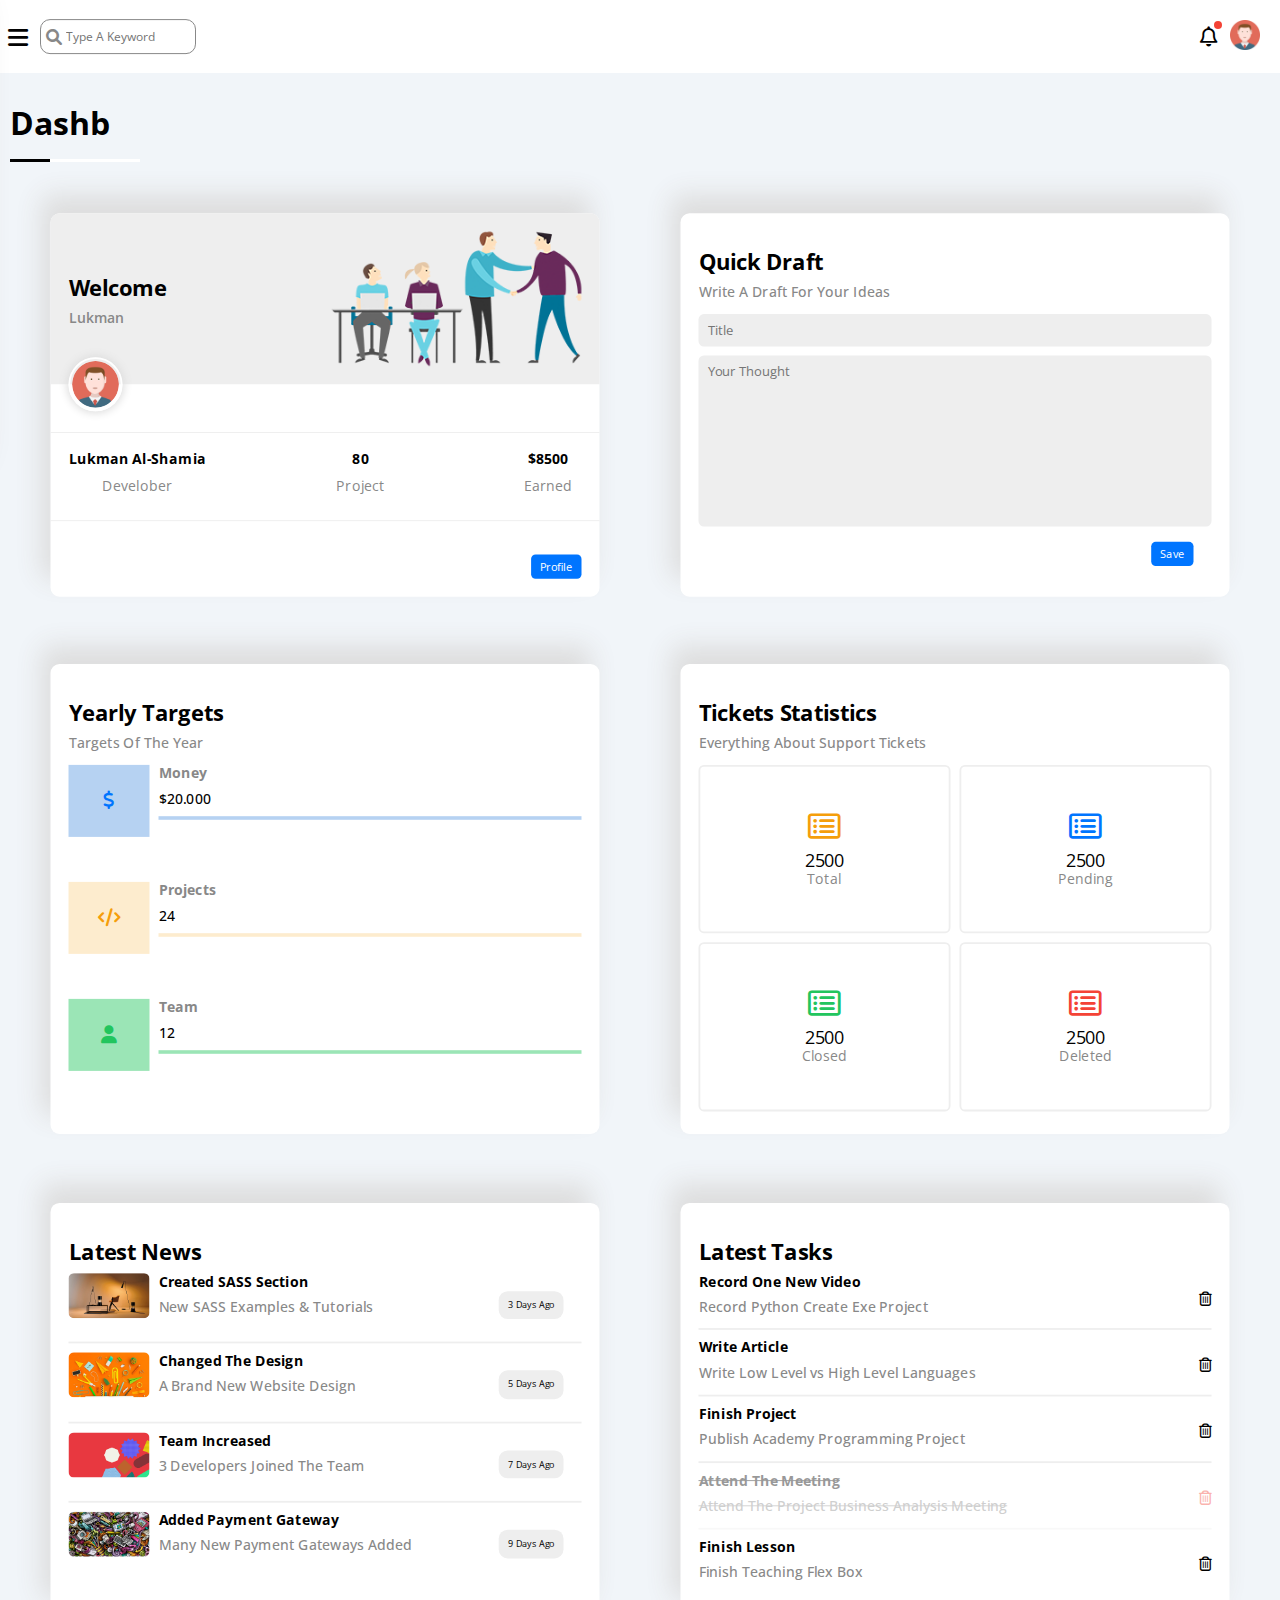
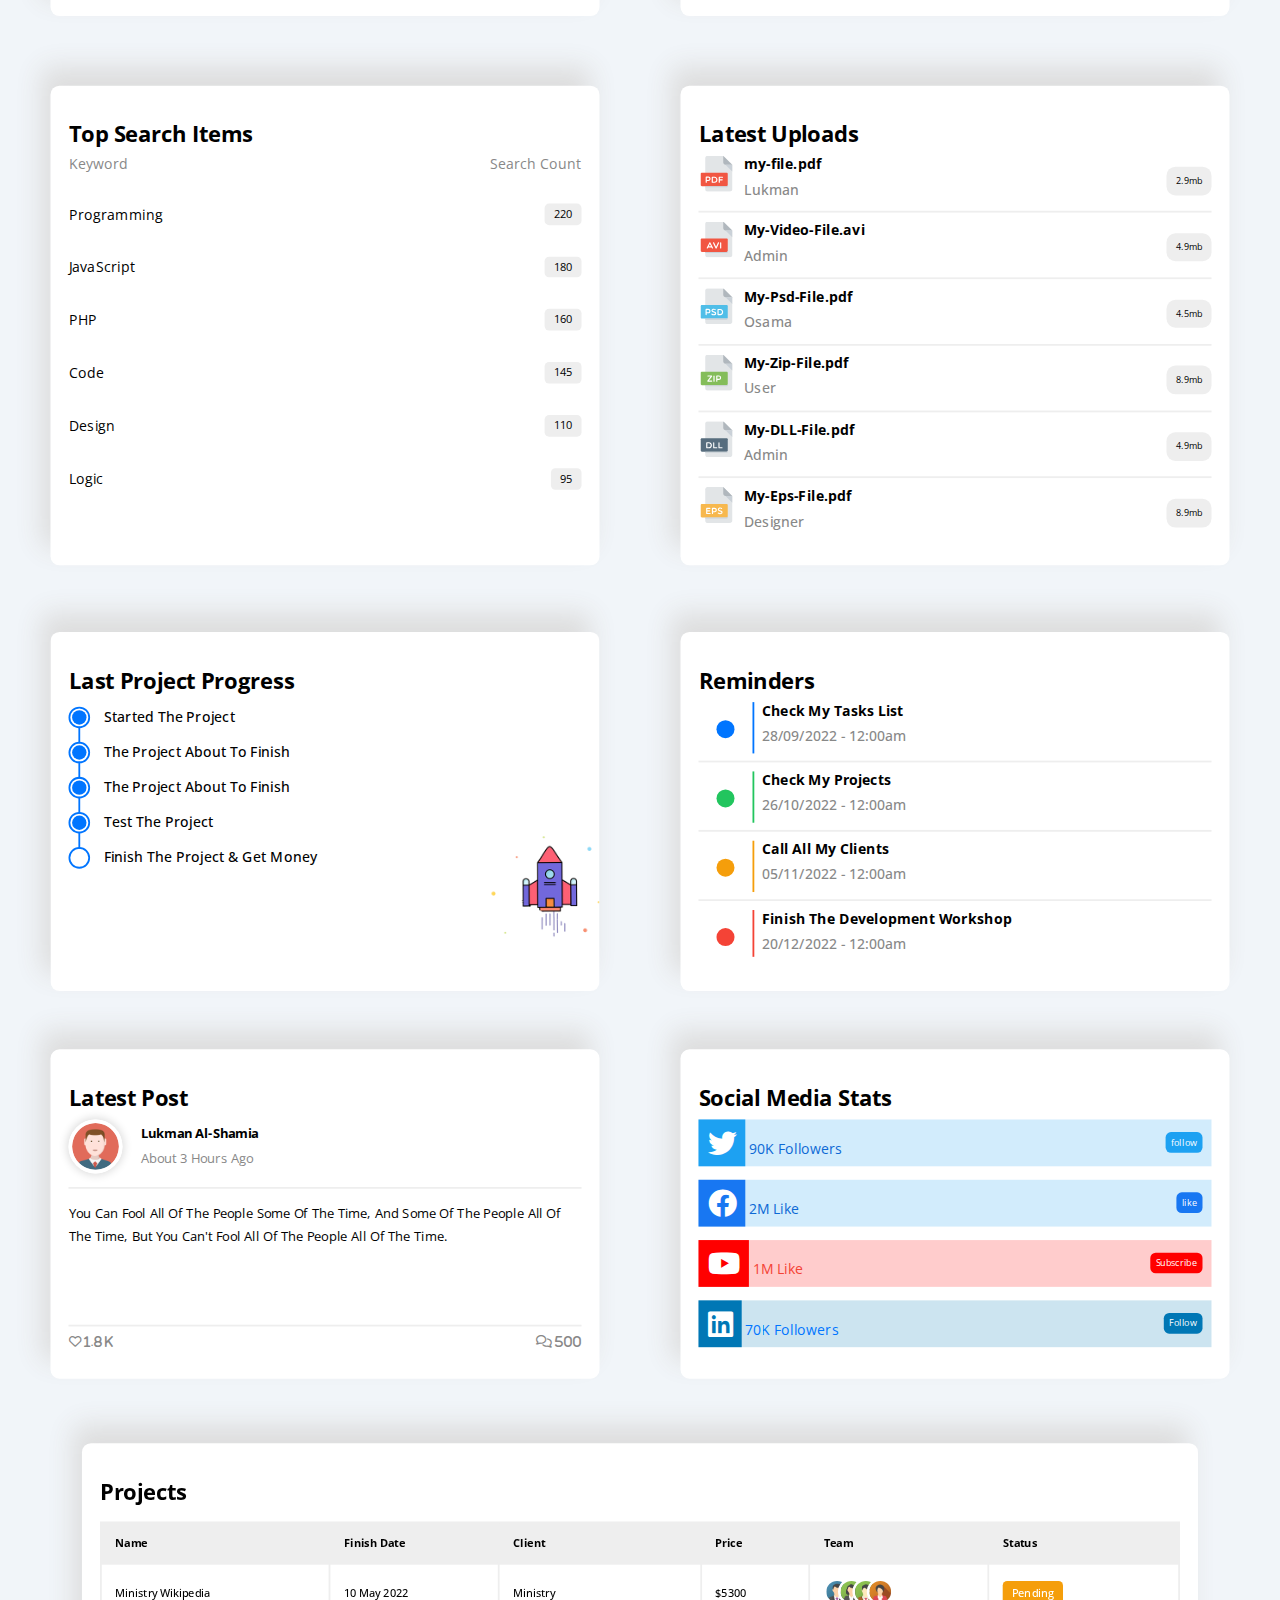
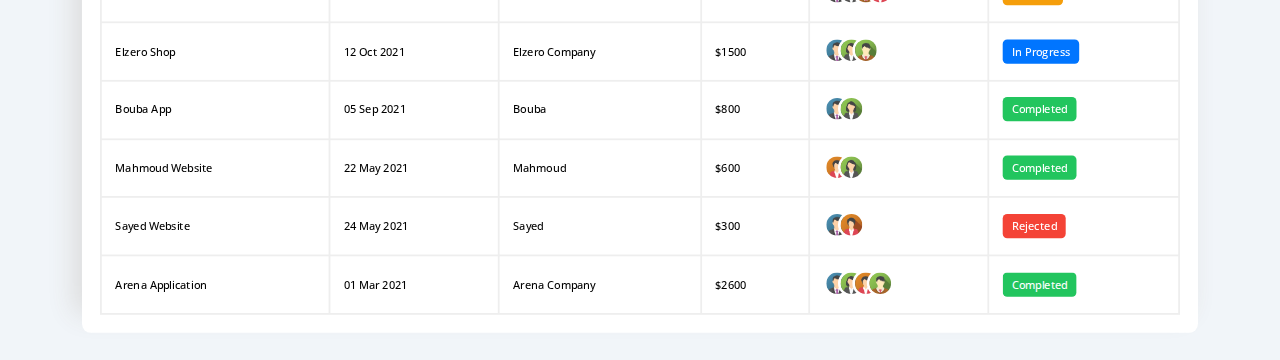
<file: index.html>
<!DOCTYPE html>
<html lang="en">

<head>
    <meta charset="UTF-8">
    <meta name="theme-color" content="red">
    <meta http-equiv="X-UA-Compatible" content="IE=edge">
    <meta name="viewport" content="width=device-width, initial-scale=1.0">
    <link rel="shortcut icon" href="./imgs/activity-03.png" type="image/x-icon">
    <title>Dashboard</title>
    <link rel="stylesheet" href="./css/all.css">
    <link rel="stylesheet" href="./css/myFram.css">
    <link rel="stylesheet" href="./css/main.css">
    <link rel="stylesheet" href="./css/normalize.css">
    <link rel="preconnect" href="https://fonts.googleapis.com">
    <link rel="preconnect" href="https://fonts.gstatic.com" crossorigin>
    <link href="https://fonts.googleapis.com/css2?family=Open+Sans:wght@300;400;500;600;700;800&display=swap"
        rel="stylesheet">
</head>

<body>
    <div class="page d-flex">
        <div style="position: absolute;" class="sidebar bg-white p-20">
            <h3 class="p-relative txt-c mt-0">Lukman</h3>
            <ul>
                <li class="d-flex align-center">
                    <a class="active d-flex align-center fs-14 c-black rad-6 p-10" href="index.html">
                        <i class="fa-regular fa-chart-bar fa-fw"></i>
                        <span class="hide-modile fs-14">Dashboard</span>
                    </a>
                </li>
                <li class="d-flex align-center">
                    <a class="d-flex align-center fs-14 c-black rad-6 p-10" href="./Pages/settings.html">
                        <i class="fa-solid fa-gear fa-fw"></i>
                        <span class="hide-modile fs-14">Settings</span>
                    </a>
                </li>
                <li class="d-flex align-center">
                    <a class="d-flex align-center fs-14 c-black rad-6 p-10" href="./Pages/profile.html">
                        <i class="fa-regular fa-user fa-fw"></i>
                        <span class="hide-modile fs-14">Profile</span>
                    </a>
                </li>
                <li class="d-flex align-center">
                    <a class="d-flex align-center fs-14 c-black rad-6 p-10" href="./Pages/projects.html">
                        <i class="fa-solid fa-diagram-project fa-fw"></i>
                        <span class="hide-modile fs-14">Projects</span>
                    </a>
                </li>
                <li class="d-flex align-center">
                    <a class="d-flex align-center fs-14 c-black rad-6 p-10" href="./Pages/courses.html">
                        <i class="fa-solid fa-graduation-cap fa-fw"></i>
                        <span class="hide-modile fs-14">Courses</span>
                    </a>
                </li>
                <li class="d-flex align-center">
                    <a class="d-flex align-center fs-14 c-black rad-6 p-10" href="./Pages/friends.html">
                        <i class="fa-regular fa-circle-user fa-fw"></i>
                        <span class="hide-modile fs-14">Friends</span>
                    </a>
                </li>
                <li class="d-flex align-center">
                    <a class="d-flex align-center fs-14 c-black rad-6 p-10" href="./Pages/files.html">
                        <i class="fa-regular fa-file fa-fw"></i>
                        <span class="hide-modile fs-14">Files</span>
                    </a>
                </li>
                <li class="d-flex align-center">
                    <a class="d-flex align-center fs-14 c-black rad-6 p-10" href="./Pages/plans.html">
                        <i class="fa-regular fa-credit-card fa-fw"></i>
                        <span class="hide-modile fs-14">Plans</span>
                    </a>
                </li>
            </ul>
        </div>
        <div class="content w-full">
            <div class="head between-flex p-20 bg-white">
                <div class="search p-relative">
                    <div class="bergar"><i class="fas fa-bars"></i></div>
                    <input class="p-absolute p-10" type="search" placeholder="Type A Keyword">
                </div>
                <div class="icon d-flex align-center">
                    <div class="p-relative">
                        <span class="notification active p-relative">
                            <i class="fa-regular fa-bell fa-lg" ></i>
                            <div class="infonoti p-absolute">
                                <ul>
                                    <li><span class="d-block bold fs-15">Hello Lukman</span><span class="c-grey fs-10 mt-10">26/10/2022 - 12:00am</span></li>
                                </ul>
                            </div>
                        </span> 
                    </div>
                    <a href="./Pages/profile.html"><img src="./imgs/avatar.png" alt="" width="30px" height="30px"></a>
                </div>
            </div>
            <h1 class="title p-relative p-10">Dashboard</h1>
            <div class="wrapper d-grid gap-20">
                <div class="welcome scale tr-1s shadow rad-10 bg-white txt-c-mobile">
                    <div class="top p-20 bg-eee between-flex">
                        <div>
                            <h2 class="mb-0">Welcome</h2>
                            <p class="mt-10">Lukman</p>
                        </div>
                        <img class="hide-modile" src="./imgs/welcome.png" alt="">
                    </div>
                    <div class="bottom">
                        <img  src="./imgs/avatar.png" width="60px" height="60px" alt="">
                        <div class="inf between-flex p-20 flex-mobile gap-20">
                            <div class="txt-c">
                                <span class="bold">Lukman Al-Shamia</span>
                                <div class="m-10 c-grey">Develober</div>
                            </div>
                            <div class="txt-c">
                                <span class="bold">80</span>
                                <div class="m-10 c-grey">Project</div>
                            </div>
                            <div class="txt-c">
                                <span class="bold">$8500</span>
                                <div class="m-10 c-grey">Earned</div>
                            </div>
                        </div>
                        <div class="m-20 right">
                            <a href="./Pages/profile.html" style="--i: var(--blue-alt-color)" class="button bg-blue c-white">Profile</a>
                        </div>
                    </div>
                </div>
                <div class="draft tr-1s scale shadow bg-white p-20 rad-10">
                    <h2 class="mb-0">Quick Draft</h2>
                    <p class="mt-10 c-grey we-5">Write A Draft For Your Ideas</p>
                    <input class="w-full bg-eee border-non p-10 rad-6 fs-14" type="text" placeholder="Title">
                    <textarea class="d-block mt-10 w-full bg-eee border-non p-10 rad-6 fs-14" placeholder="Your Thought"></textarea>
                    <div class="m-20 right">
                        <span style="--i: var(--blue-alt-color)" class="button bg-blue c-white">Save</span>
                    </div>
                </div>
                <div class="yearly p-20 bg-white rad-10 shadow scale tr-1s">
                    <h2 class="mb-0">Yearly Targets</h2>
                    <p class="mt-10 c-grey we-5">Targets Of The Year</p>
                    <div class="mt-10">
                        <div class="blocke mb-10 d-flex">
                            <i style="--bg:#0d6ad54d" class="fa-solid fa-dollar-sign fa-lg center-flex c-blue"></i>
                            <div class="info">
                                <span class="d-block c-grey bold mb-10">Money</span>
                                <span class="d-block we-5 mb-10">$20.000</span>
                                <span style="--i: 80%;--bg:#0d6ad54d;--co:var(--blue-color)" class="progres"><span></span></span>
                            </div>
                        </div>
                        <div class="blocke mb-10 d-flex">
                            <i style="--bg:#f59e0b33" class="fa-solid fa-code fa-lg center-flex c-orange"></i>
                            <div class="info">
                                <span class="d-block c-grey bold mb-10">
                                    Projects</span>
                                <span class="d-block we-5 mb-10">24</span>
                                <span style="--i: 55%;--bg:#f59e0b33;--co:var(--orange-color)" class="progres"><span></span></span>
                            </div>
                        </div>
                        <div class="blocke mb-10 d-flex">
                            <i style="--bg:#22c55e73" class="fa-solid fa-user fa-lg center-flex c-green"></i>
                            <div class="info">
                                <span class="d-block c-grey bold mb-10">Team</span>
                                <span class="d-block we-5 mb-10">12</span>
                                <span style="--i: 75%;--bg:#22c55e73;--co:var(--green-color)" class="progres"><span></span></span>
                            </div>
                        </div>
                    </div>
                </div>
                <div class="tickets p-20 bg-white rad-10 shadow scale tr-1s">
                    <h2 class="mb-0">Tickets Statistics</h2>
                    <p class="mt-10 c-grey we-5">Everything About Support Tickets</p>
                    <div class="coun">
                        <div style="--bg:#f59e0b33" class="card txt-c">
                            <i class="fa-regular fa-rectangle-list fa-2x c-orange mb-10"></i>
                            <span class="d-block">2500</span>
                            <span class="d-block c-grey ">Total</span>
                        </div>
                        <div style="--bg:#0d6ad54d" class="card txt-c">
                            <i class="fa-regular fa-rectangle-list fa-2x c-blue mb-10"></i>
                            <span class="d-block">2500</span>
                            <span class="d-block c-grey ">Pending</span>
                        </div>
                        <div style="--bg:#22c55e73" class="card txt-c">
                            <i class="fa-regular fa-rectangle-list fa-2x c-green mb-10"></i>
                            <span class="d-block">2500</span>
                            <span class="d-block c-grey ">Closed</span>
                        </div>
                        <div style="--bg:#ea5959c1" class="card txt-c">
                            <i class="fa-regular fa-rectangle-list fa-2x c-red mb-10"></i>
                            <span class="d-block">2500</span>
                            <span class="d-block c-grey ">Deleted</span>
                        </div>
                    </div>
                </div>
                <div class="news p-20 bg-white rad-10 shadow scale tr-1s txt-c-mobile">
                    <h2 class="mb-10">Latest News</h2>
                    <div class="mt-10">
                        <div class="blocke mb-10 d-flex block-mobile">
                            <img src="./imgs/news-01.png" alt="">
                            <div class="info">
                                <span class="d-block bold mb-10">Created SASS Section</span>
                                <span class="d-block c-grey we-5 mb-10">New SASS Examples & Tutorials                                </span>
                            </div>
                            <span class="p-10 rad-10 fs-10">3 Days Ago</span>
                        </div>
                        <div class="blocke mb-10 d-flex block-mobile">
                            <img src="./imgs/news-02.png" alt="">
                            <div class="info">
                                <span class="d-block bold mb-10">Changed The Design</span>
                                <span class="d-block c-grey we-5 mb-10">A Brand New Website Design</span>
                            </div>
                            <span class="p-10 rad-10 fs-10">5 Days Ago</span>
                        </div>
                        <div class="blocke mb-10 d-flex block-mobile">
                            <img src="./imgs/news-03.png" alt="">
                            <div class="info">
                                <span class="d-block bold mb-10">Team Increased</span>
                                <span class="d-block c-grey we-5 mb-10">3 Developers Joined The Team</span>
                            </div>
                            <span class="p-10 rad-10 fs-10">7 Days Ago</span>
                        </div>
                        <div class="blocke mb-10 d-flex block-mobile">
                            <img src="./imgs/news-04.png" alt="">
                            <div class="info">
                                <span class="d-block bold mb-10">Added Payment Gateway</span>
                                <span class="d-block c-grey we-5 mb-10">Many New Payment Gateways Added</span>
                            </div>
                            <span class="p-10 rad-10 fs-10">9 Days Ago</span>
                        </div>
                    </div>
                </div>
                <div class="tasks p-20 rad-10 shadow scale tr-1s bg-white">
                    <h2 class="mb-10">Latest Tasks</h2>
                    <div class="mt-10">
                        <div class="blocke mb-10 between-flex">
                            <div class="info">
                                <span class="d-block bold mb-10">Record One New Video</span>
                                <span class="d-block c-grey we-5 mb-10">Record Python Create Exe Project</span>
                            </div>
                            <i id="delete" class="fa-regular fa-trash-can delete"></i>
                        </div>
                        <div class="blocke mb-10 between-flex">
                            <div class="info">
                                <span class="d-block bold mb-10">Write Article</span>
                                <span class="d-block c-grey we-5 mb-10">Write Low Level vs High Level Languages</span>
                            </div>
                            <i id="delete" class="fa-regular fa-trash-can delete"></i>
                        </div>
                        <div class="blocke mb-10 between-flex">
                            <div class="info">
                                <span class="d-block bold mb-10">Finish Project</span>
                                <span class="d-block c-grey we-5 mb-10">Publish Academy Programming Project</span>
                            </div>
                            <i id="delete" class="fa-regular fa-trash-can delete"></i>
                        </div>
                        <div class="blocke mb-10 between-flex finish">
                            <div class="info">
                                <span class="d-block bold mb-10">Attend The Meeting</span>
                                <span class="d-block c-grey we-5 mb-10">Attend The Project Business Analysis Meeting</span>
                            </div>
                            <i id="delete" class="fa-regular fa-trash-can delete"></i>
                        </div>
                        <div class="blocke mb-10 between-flex">
                            <div class="info">
                                <span class="d-block bold mb-10">Finish Lesson</span>
                                <span class="d-block c-grey we-5 mb-10">Finish Teaching Flex Box</span>
                            </div>
                            <i id="delete" class="fa-regular fa-trash-can delete"></i>
                        </div>
                    </div>
                </div>
                <div class="topsearch p-20 rad-10 bg-white shadow scale tr-1s">
                    <h2 class="mb-10">Top Search Items</h2>
                    <div class="se">
                        <div class="between-flex mb-15"><span class="c-grey">Keyword</span><span class="c-grey">Search Count</span></div>
                        <div class="between-flex mb-15"><span>Programming</span><span class="button bg-eee">220</span></div>
                        <div class="between-flex mb-15"><span>JavaScript</span><span class="button bg-eee">180</span></div>
                        <div class="between-flex mb-15"><span>PHP</span><span class="button bg-eee">160</span></div>
                        <div class="between-flex mb-15"><span>Code</span><span class="button bg-eee">145</span></div>
                        <div class="between-flex mb-15"><span>Design</span><span class="button bg-eee">110</span></div>
                        <div class="between-flex mb-15"><span>Logic</span><span class="button bg-eee">95</span></div>
                    </div>
                </div>
                <div class="uploads p-20 bg-white rad-10 shadow scale tr-1s">
                    <h2 class="mb-10">Latest Uploads</h2>
                    <div class="mt-10">
                        <div class="blocke mb-10 d-flex">
                            <img src="./imgs/pdf.svg" alt="">
                            <div class="info">
                                <span class="d-block bold mb-10">my-file.pdf</span>
                                <span class="d-block c-grey we-5 mb-10">Lukman</span>
                            </div>
                            <span class="p-10 rad-10 fs-10">2.9mb</span>
                        </div>
                        <div class="blocke mb-10 d-flex">
                            <img src="./imgs/avi.svg" alt="">
                            <div class="info">
                                <span class="d-block bold mb-10">My-Video-File.avi</span>
                                <span class="d-block c-grey we-5 mb-10">Admin</span>
                            </div>
                            <span class="p-10 rad-10 fs-10">4.9mb</span>
                        </div>
                        <div class="blocke mb-10 d-flex">
                            <img src="./imgs/psd.svg" alt="">
                            <div class="info">
                                <span class="d-block bold mb-10">My-Psd-File.pdf</span>
                                <span class="d-block c-grey we-5 mb-10">Osama</span>
                            </div>
                            <span class="p-10 rad-10 fs-10">4.5mb</span>
                        </div>
                        <div class="blocke mb-10 d-flex">
                            <img src="./imgs/zip.svg" alt="">
                            <div class="info">
                                <span class="d-block bold mb-10">My-Zip-File.pdf</span>
                                <span class="d-block c-grey we-5 mb-10">User</span>
                            </div>
                            <span class="p-10 rad-10 fs-10">8.9mb</span>
                        </div>
                        <div class="blocke mb-10 d-flex">
                            <img src="./imgs/dll.svg" alt="">
                            <div class="info">
                                <span class="d-block bold mb-10">My-DLL-File.pdf</span>
                                <span class="d-block c-grey we-5 mb-10">Admin</span>
                            </div>
                            <span class="p-10 rad-10 fs-10">4.9mb</span>
                        </div>
                        <div class="blocke mb-10 d-flex">
                            <img src="./imgs/eps.svg" alt="">
                            <div class="info">
                                <span class="d-block bold mb-10">My-Eps-File.pdf</span>
                                <span class="d-block c-grey we-5 mb-10">Designer</span>
                            </div>
                            <span class="p-10 rad-10 fs-10">8.9mb</span>
                        </div>
                    </div>
                </div>
                <div class="project rad-10 bg-white p-20 shadow scale tr-1s">
                    <h2 class="mb-15">Last Project Progress</h2>
                    <div class="d-flex align-center mb-15">
                        <span class="circle"><span></span></span>
                        <span class="we-5">Started The Project</span>
                    </div>
                    <div class="d-flex align-center mb-15">
                        <span class="circle"><span></span></span>
                        <span class="we-5">The Project About To Finish</span>
                    </div>
                    <div class="d-flex align-center mb-15">
                        <span class="circle"><span></span></span>
                        <span class="we-5">The Project About To Finish</span>
                    </div>
                    <div class="d-flex align-center mb-15">
                        <span class="circle active"><span></span></span>
                        <span class="we-5">Test The Project</span>
                    </div>
                    <div class="d-flex align-center mb-15">
                        <span class="circle"><span></span></span>
                        <span class="we-5">Finish The Project & Get Money</span>
                    </div>
                </div>
                <div class="reminders p-20 rad-10 shadow scale tr-1s bg-white">
                    <h2 class="mb-10">Reminders</h2>
                    <div class="mt-10">
                        <div class="blocke mb-10 d-flex p-relative">
                            <span style="--i: var(--blue-color)" class="circle"></span>
                            <div class="info">
                                <span class="d-block bold mb-10">Check My Tasks List</span>
                                <span class="d-block c-grey we-5 mb-10">28/09/2022 - 12:00am</span>
                            </div>
                        </div>
                        <div class="blocke mb-10 d-flex p-relative">
                            <span style="--i: var(--green-color)" class="circle"></span>
                            <div class="info">
                                <span class="d-block bold mb-10">Check My Projects</span>
                                <span class="d-block c-grey we-5 mb-10">26/10/2022 - 12:00am</span>
                            </div>
                        </div>
                        <div class="blocke mb-10 d-flex p-relative">
                            <span style="--i: var(--orange-color)" class="circle"></span>
                            <div class="info">
                                <span class="d-block bold mb-10">Call All My Clients</span>
                                <span class="d-block c-grey we-5 mb-10">05/11/2022 - 12:00am</span>
                            </div>
                        </div>
                        <div class="blocke mb-10 d-flex p-relative">
                            <span style="--i: var(--red-color)" class="circle"></span>
                            <div class="info">
                                <span class="d-block bold mb-10">Finish The Development Workshop</span>
                                <span class="d-block c-grey we-5 mb-10">20/12/2022 - 12:00am</span>
                            </div>
                        </div>
                    </div>
                </div>
                <div class="post rad-10 p-20 bg-white shadow scale tr-1s">
                    <h2 class="mb-10">Latest Post</h2>
                    <div class="info mb-15">
                        <img src="./imgs/avatar.png" width="60px" height="60px" alt="">
                        <div class="deta">
                            <span class="d-block bold fs-14 mb-10">Lukman Al-Shamia</span>
                            <span class="d-block c-grey fs-14">About 3 Hours Ago</span>
                        </div>
                    </div>
                    <div class="poste mb-10 mt-10 fs-14">You Can Fool All Of The People Some Of The Time, And Some Of The People All Of The Time, But You Can't Fool All Of The People All Of The Time.</div>
                    <div class="between-flex"><i class="fa-regular fa-heart c-grey fs-14"> 1.8 K</i><i class="fa-regular fa-comments c-grey fs-14"> 500</i></div>
                </div>
                <div class="media p-20 rad-10 bg-white scale shadow tr-1s">
                    <h2 class="mb-10">Social Media Stats</h2>
                    <div style="--i: #1da1f233" class="between-flex mb-15 blocke">
                        <div class="center-flex-row gap-20">
                            <i style="--i: #1da1f2" class="fa-brands fa-twitter fa-2x h-full"></i>
                            <span class="c-blue-alt">90K Followers</span>
                        </div>
                        <a target="_blank" href="https://twitter.com/" style="--i: #1da1f2" class="counte fs-10">follow</a>
                    </div>
                    <div style="--i: #1da1f233" class="between-flex mb-15 blocke">
                        <div class="center-flex-row gap-20">
                            <i style="--i: #1877f2" class="fa-brands fa-facebook fa-2x h-full"></i>
                            <span class="c-blue-alt">2M Like</span>
                        </div>
                        <a target="_blank" href="https://www.facebook.com/" style="--i: #1877f2" class="counte fs-10">like</a>
                    </div>
                    <div style="--i: #ff000033" class="between-flex mb-15 blocke">
                        <div class="center-flex-row gap-20">
                            <i style="--i: #ff0000" class="fa-brands fa-youtube fa-2x h-full"></i>
                            <span class="c-red">1M Like</span>
                        </div>
                        <a target="_blank" href="https://www.youtube.com/" style="--i: #ff0000" class="counte fs-10">Subscribe</a>
                    </div>
                    <div style="--i: #0077b533" class="between-flex mb-15 blocke">
                        <div class="center-flex-row gap-20">
                            <i style="--i: #0077b5" class="fa-brands fa-linkedin fa-2x h-full"></i>
                            <span class="c-blue">70K Followers</span>
                        </div>
                        <a target="_blank" href="https://www.linkedin.com/" style="--i: #0077b5" class="counte fs-10">Follow</a>
                    </div>
                </div>
                <div class="projectTabel rad-10 p-relative bg-white shadow tr-1s p-20 scale">
                    <h2 class="mb10">Projects</h2>
                    <table>
                        <thead>
                            <tr>
                                <td>Name</td>
                                <td>Finish Date</td>
                                <td>Client</td>
                                <td>Price</td>
                                <td>Team</td>
                                <td>Status</td>
                            </tr>
                        </thead>
                        <tr>
                            <td>Ministry Wikipedia</td>
                            <td>10 May 2022</td>
                            <td>Ministry</td>
                            <td>$5300</td>
                            <td><img src="./imgs/team-01.png" width="30px" height="30px" alt=""><img src="./imgs/team-02.png" width="30px" height="30px" alt=""><img src="./imgs/team-03.png" width="30px" height="30px" alt=""><img src="./imgs/team-04.png" width="30px" height="30px" alt=""></td>
                            <td><span class="bg-orange button c-white">Pending</span></td>
                        </tr>
                        <tr>
                            <td>Elzero Shop</td>
                            <td>12 Oct 2021</td>
                            <td>Elzero Company</td>
                            <td>$1500</td>
                            <td><img src="./imgs/team-01.png" width="30px" height="30px" alt=""><img src="./imgs/team-02.png" width="30px" height="30px" alt=""><img src="./imgs/team-03.png" width="30px" height="30px" alt=""></td>
                            <td><span class="bg-blue button c-white">In Progress</span></td>
                        </tr>
                        <tr>
                            <td>Bouba App</td>
                            <td>05 Sep 2021</td>
                            <td>Bouba</td>
                            <td>$800</td>
                            <td><img src="./imgs/team-01.png" width="30px" height="30px" alt=""><img src="./imgs/team-02.png" width="30px" height="30px" alt=""></td>
                            <td><span class="bg-green button c-white">Completed</span></td>
                        </tr>
                        <tr>
                            <td>Mahmoud Website</td>
                            <td>22 May 2021</td>
                            <td>Mahmoud</td>
                            <td>$600</td>
                            <td><img src="./imgs/team-04.png" width="30px" height="30px" alt=""><img src="./imgs/team-02.png" width="30px" height="30px" alt=""></td>
                            <td><span class="bg-green button c-white">Completed</span></td>
                        </tr>
                        <tr>
                            <td>Sayed Website</td>
                            <td>24 May 2021</td>
                            <td>Sayed</td>
                            <td>$300</td>
                            <td><img src="./imgs/team-01.png" width="30px" height="30px" alt=""><img src="./imgs/team-04.png" width="30px" height="30px" alt=""></td>
                            <td><span class="bg-red button c-white">Rejected</span></td>
                        </tr>
                        <tr>
                            <td>Arena Application</td>
                            <td>01 Mar 2021</td>
                            <td>Arena Company</td>
                            <td>$2600</td>
                            <td><img src="./imgs/team-01.png" width="30px" height="30px" alt=""><img src="./imgs/team-02.png" width="30px" height="30px" alt=""><img src="./imgs/team-04.png" width="30px" height="30px" alt=""><img src="./imgs/team-03.png" width="30px" height="30px" alt=""></td>
                            <td><span class="bg-green button c-white">Completed</span></td>
                        </tr>
                    </table>
                </div>
            </div>
        </div>
    </div>


    <script src="./js/main.js" type="module"></script>
</body>

</html>
</file>
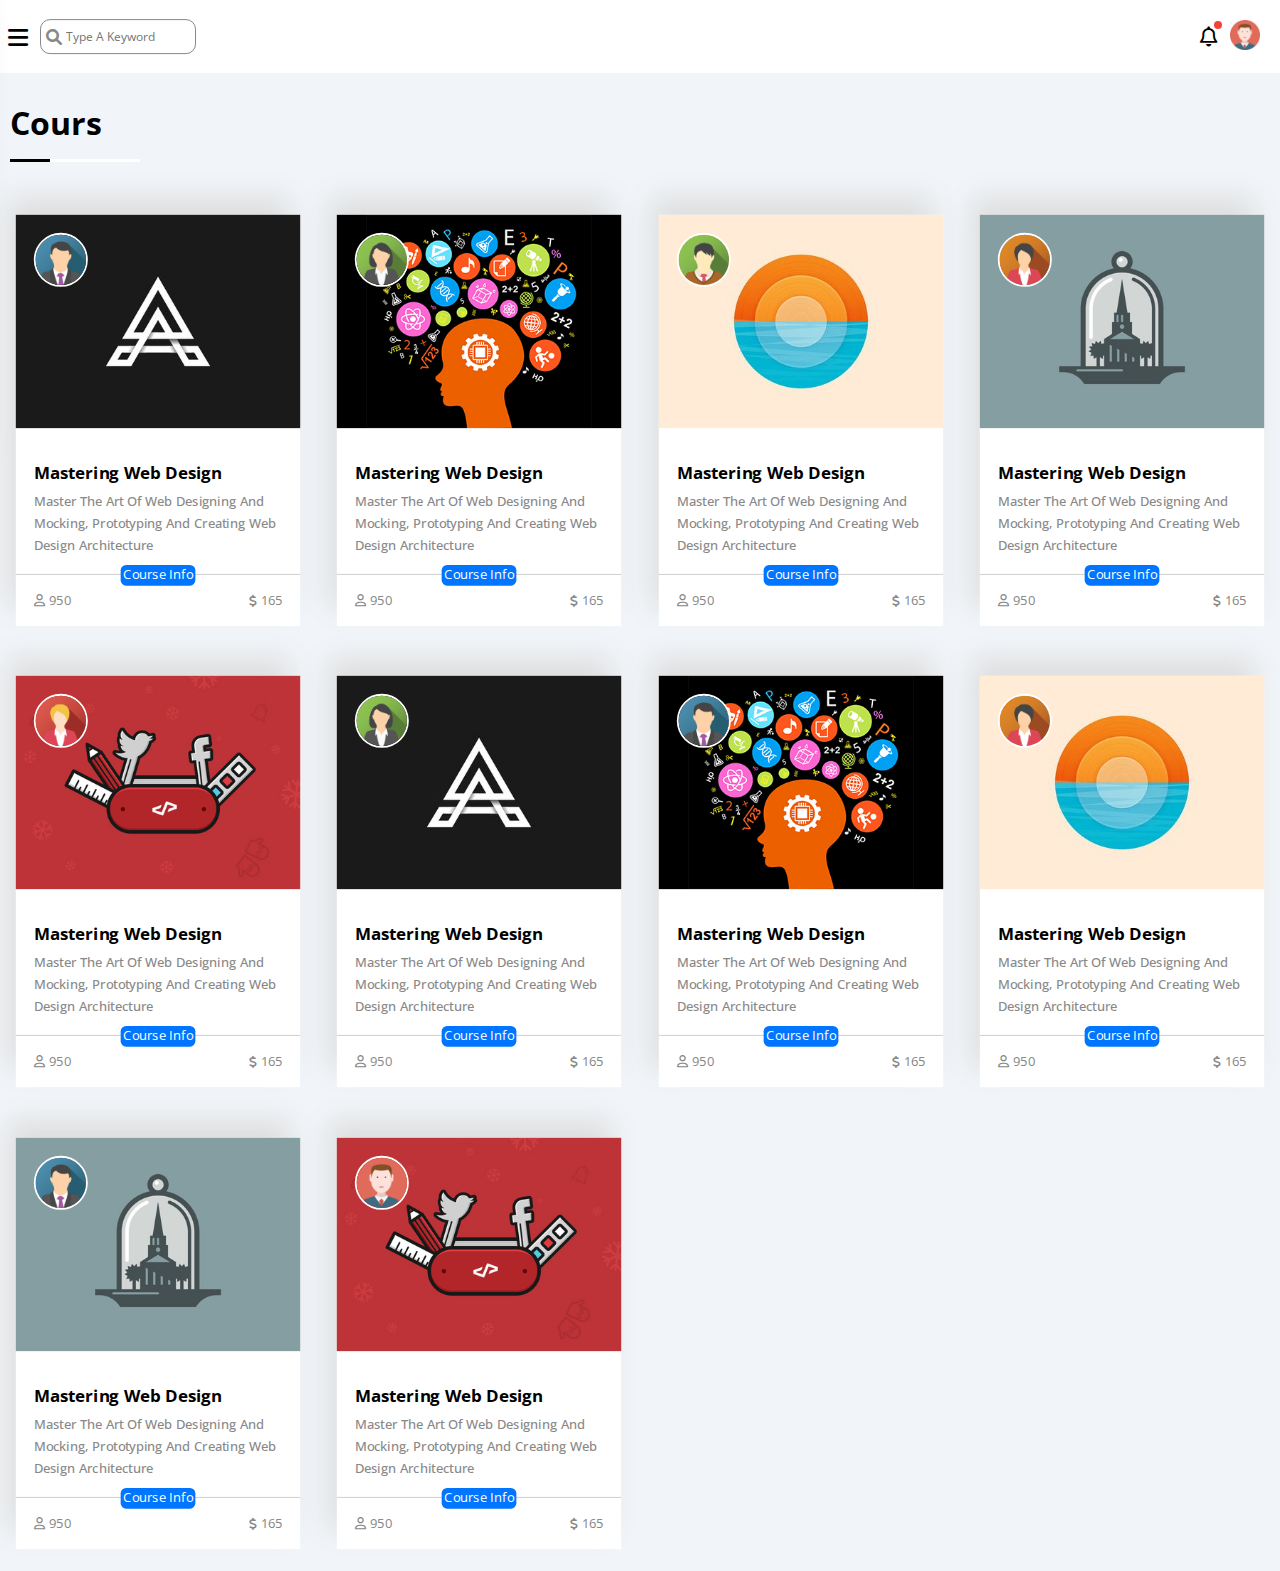
<file: Pages/courses.html>
<!DOCTYPE html>
<html lang="en">
<head>
    <meta charset="UTF-8">
    <meta http-equiv="X-UA-Compatible" content="IE=edge">
    <meta name="viewport" content="width=device-width, initial-scale=1.0">
    <link rel="shortcut icon" href="../imgs/activity-03.png" type="image/x-icon">
    <title>Courses</title>
    <link rel="stylesheet" href="../css/all.css">
    <link rel="stylesheet" href="../css/main.css">
    <link rel="stylesheet" href="../css/myFram.css">
    <link rel="stylesheet" href="../css/normalize.css">
    <link rel="preconnect" href="https://fonts.googleapis.com">
    <link rel="preconnect" href="https://fonts.gstatic.com" crossorigin>
    <link href="https://fonts.googleapis.com/css2?family=Open+Sans:wght@300;400;500;600;700;800&display=swap"
        rel="stylesheet">
</head>
<body>
    <div class="page d-flex">
        <div style="position: absolute;" class="sidebar bg-white p-20 p-relative">
            <h3 class="p-relative txt-c mt-0">Lukman</h3>
            <ul>
                <li>
                    <a class=" d-flex align-center fs-14 c-black rad-6 p-10" href="../index.html">
                        <i class="fa-regular fa-chart-bar fa-fw"></i>
                        <span class="hide-modile fs-14">Dashboard</span>
                    </a>
                </li>
                <li>
                    <a class="d-flex align-center fs-14 c-black rad-6 p-10" href="./settings.html">
                        <i class="fa-solid fa-gear fa-fw"></i>
                        <span class="hide-modile fs-14">Settings</span>
                    </a>
                </li>
                <li>
                    <a class="d-flex align-center fs-14 c-black rad-6 p-10" href="./profile.html">
                        <i class="fa-regular fa-user fa-fw"></i>
                        <span class="hide-modile fs-14">Profile</span>
                    </a>
                </li>
                <li>
                    <a class="d-flex align-center fs-14 c-black rad-6 p-10" href="./projects.html">
                        <i class="fa-solid fa-diagram-project fa-fw"></i>
                        <span class="hide-modile fs-14">Projects</span>
                    </a>
                </li>
                <li>
                    <a class="active d-flex align-center fs-14 c-black rad-6 p-10" href="./courses.html">
                        <i class="fa-solid fa-graduation-cap fa-fw"></i>
                        <span class="hide-modile fs-14">Courses</span>
                    </a>
                </li>
                <li>
                    <a class="d-flex align-center fs-14 c-black rad-6 p-10" href="./friends.html">
                        <i class="fa-regular fa-circle-user fa-fw"></i>
                        <span class="hide-modile fs-14">Friends</span>
                    </a>
                </li>
                <li>
                    <a class="d-flex align-center fs-14 c-black rad-6 p-10" href="./files.html">
                        <i class="fa-regular fa-file fa-fw"></i>
                        <span class="hide-modile fs-14">Files</span>
                    </a>
                </li>
                <li>
                    <a class="d-flex align-center fs-14 c-black rad-6 p-10" href="./plans.html">
                        <i class="fa-regular fa-credit-card fa-fw"></i>
                        <span class="hide-modile fs-14">Plans</span>
                    </a>
                </li>
            </ul>
        </div>
        <div class="content w-full">
            <div class="head between-flex bg-white p-20">
                <div class="search p-relative">
                    <div class="bergar"><i class="fas fa-bars"></i></div>
                    <input class="p-absolute p-10 fs-14" type="search" placeholder="Type A Keyword">
                </div>
                <div class="icon d-flex align-center">
                    <div class="p-relative">
                        <span class="notification active p-relative">
                            <i class="fa-regular fa-bell fa-lg" ></i>
                            <div class="infonoti p-absolute">
                                <ul>
                                    <li><span class="d-block bold fs-15">Hello Lukman</span><span class="c-grey fs-10 mt-10">26/10/2022 - 12:00am</span></li>
                                </ul>
                            </div>
                        </span> 
                    </div>
                    <a href="./profile.html"><img src="../imgs/avatar.png" alt="" width="30px" height="30px"></a>
                </div>
            </div>
            <h1 class="title p-relative p-10">Courses</h1>
            <div class="courses-page">
                <div class="course scale shadow tr-1s bg-white">
                    <img class="image p-absolute" src="../imgs/team-01.png" width="60px" height="60px" alt="">
                    <div class="box">
                        <img src="../imgs/course-01.jpg" alt="">
                        <div class="info p-20">
                            <h3 class="bold mb-10">Mastering Web Design</h3>
                            <p class="c-grey we-5 fs-14">
                                Master The Art Of Web Designing And Mocking, Prototyping And Creating Web Design Architecture
                            </p>
                        </div>
                        <span class="c-white fs-14 bg-blue course-info">Course Info</span>
                        <div class="icon between-flex p-20">
                            <span class="c-grey fs-14"><i class="fa-regular fa-user mr-5"></i>950</span>
                            <span class="c-grey fs-14"><i class="fa-solid fa-dollar-sign mr-5"></i>165</span>
                        </div>
                    </div>
                </div>
                <div class="course scale shadow tr-1s bg-white">
                    <img class="image p-absolute" src="../imgs/team-02.png" width="60px" height="60px" alt="">
                    <div class="box">
                        <img src="../imgs/course-02.jpg" alt="">
                        <div class="info p-20">
                            <h3 class="bold mb-10">Mastering Web Design</h3>
                            <p class="c-grey we-5 fs-14">
                                Master The Art Of Web Designing And Mocking, Prototyping And Creating Web Design Architecture
                            </p>
                        </div>
                        <span class="c-white fs-14 bg-blue course-info">Course Info</span>
                        <div class="icon between-flex p-20">
                            <span class="c-grey fs-14"><i class="fa-regular fa-user mr-5"></i>950</span>
                            <span class="c-grey fs-14"><i class="fa-solid fa-dollar-sign mr-5"></i>165</span>
                        </div>
                    </div>
                </div>
                <div class="course scale shadow tr-1s bg-white">
                    <img class="image p-absolute" src="../imgs/team-03.png" width="60px" height="60px" alt="">
                    <div class="box">
                        <img src="../imgs/course-03.jpg" alt="">
                        <div class="info p-20">
                            <h3 class="bold mb-10">Mastering Web Design</h3>
                            <p class="c-grey we-5 fs-14">
                                Master The Art Of Web Designing And Mocking, Prototyping And Creating Web Design Architecture
                            </p>
                        </div>
                        <span class="c-white fs-14 bg-blue course-info">Course Info</span>
                        <div class="icon between-flex p-20">
                            <span class="c-grey fs-14"><i class="fa-regular fa-user mr-5"></i>950</span>
                            <span class="c-grey fs-14"><i class="fa-solid fa-dollar-sign mr-5"></i>165</span>
                        </div>
                    </div>
                </div>
                <div class="course scale shadow tr-1s bg-white">
                    <img class="image p-absolute" src="../imgs/team-04.png" width="60px" height="60px" alt="">
                    <div class="box">
                        <img src="../imgs/course-04.jpg" alt="">
                        <div class="info p-20">
                            <h3 class="bold mb-10">Mastering Web Design</h3>
                            <p class="c-grey we-5 fs-14">
                                Master The Art Of Web Designing And Mocking, Prototyping And Creating Web Design Architecture
                            </p>
                        </div>
                        <span class="c-white fs-14 bg-blue course-info">Course Info</span>
                        <div class="icon between-flex p-20">
                            <span class="c-grey fs-14"><i class="fa-regular fa-user mr-5"></i>950</span>
                            <span class="c-grey fs-14"><i class="fa-solid fa-dollar-sign mr-5"></i>165</span>
                        </div>
                    </div>
                </div>
                <div class="course scale shadow tr-1s bg-white">
                    <img class="image p-absolute" src="../imgs/team-05.png" width="60px" height="60px" alt="">
                    <div class="box">
                        <img src="../imgs/course-05.jpg" alt="">
                        <div class="info p-20">
                            <h3 class="bold mb-10">Mastering Web Design</h3>
                            <p class="c-grey we-5 fs-14">
                                Master The Art Of Web Designing And Mocking, Prototyping And Creating Web Design Architecture
                            </p>
                        </div>
                        <span class="c-white fs-14 bg-blue course-info">Course Info</span>
                        <div class="icon between-flex p-20">
                            <span class="c-grey fs-14"><i class="fa-regular fa-user mr-5"></i>950</span>
                            <span class="c-grey fs-14"><i class="fa-solid fa-dollar-sign mr-5"></i>165</span>
                        </div>
                    </div>
                </div>
                <div class="course scale shadow tr-1s bg-white">
                    <img class="image p-absolute" src="../imgs/team-02.png" width="60px" height="60px" alt="">
                    <div class="box">
                        <img src="../imgs/course-01.jpg" alt="">
                        <div class="info p-20">
                            <h3 class="bold mb-10">Mastering Web Design</h3>
                            <p class="c-grey we-5 fs-14">
                                Master The Art Of Web Designing And Mocking, Prototyping And Creating Web Design Architecture
                            </p>
                        </div>
                        <span class="c-white fs-14 bg-blue course-info">Course Info</span>
                        <div class="icon between-flex p-20">
                            <span class="c-grey fs-14"><i class="fa-regular fa-user mr-5"></i>950</span>
                            <span class="c-grey fs-14"><i class="fa-solid fa-dollar-sign mr-5"></i>165</span>
                        </div>
                    </div>
                </div>
                <div class="course scale shadow tr-1s bg-white">
                    <img class="image p-absolute" src="../imgs/team-01.png" width="60px" height="60px" alt="">
                    <div class="box">
                        <img src="../imgs/course-02.jpg" alt="">
                        <div class="info p-20">
                            <h3 class="bold mb-10">Mastering Web Design</h3>
                            <p class="c-grey we-5 fs-14">
                                Master The Art Of Web Designing And Mocking, Prototyping And Creating Web Design Architecture
                            </p>
                        </div>
                        <span class="c-white fs-14 bg-blue course-info">Course Info</span>
                        <div class="icon between-flex p-20">
                            <span class="c-grey fs-14"><i class="fa-regular fa-user mr-5"></i>950</span>
                            <span class="c-grey fs-14"><i class="fa-solid fa-dollar-sign mr-5"></i>165</span>
                        </div>
                    </div>
                </div>
                <div class="course scale shadow tr-1s bg-white">
                    <img class="image p-absolute" src="../imgs/team-04.png" width="60px" height="60px" alt="">
                    <div class="box">
                        <img src="../imgs/course-03.jpg" alt="">
                        <div class="info p-20">
                            <h3 class="bold mb-10">Mastering Web Design</h3>
                            <p class="c-grey we-5 fs-14">
                                Master The Art Of Web Designing And Mocking, Prototyping And Creating Web Design Architecture
                            </p>
                        </div>
                        <span class="c-white fs-14 bg-blue course-info">Course Info</span>
                        <div class="icon between-flex p-20">
                            <span class="c-grey fs-14"><i class="fa-regular fa-user mr-5"></i>950</span>
                            <span class="c-grey fs-14"><i class="fa-solid fa-dollar-sign mr-5"></i>165</span>
                        </div>
                    </div>
                </div>
                <div class="course scale shadow tr-1s bg-white">
                    <img class="image p-absolute" src="../imgs/team-01.png" width="60px" height="60px" alt="">
                    <div class="box">
                        <img src="../imgs/course-04.jpg" alt="">
                        <div class="info p-20">
                            <h3 class="bold mb-10">Mastering Web Design</h3>
                            <p class="c-grey we-5 fs-14">
                                Master The Art Of Web Designing And Mocking, Prototyping And Creating Web Design Architecture
                            </p>
                        </div>
                        <span class="c-white fs-14 bg-blue course-info">Course Info</span>
                        <div class="icon between-flex p-20">
                            <span class="c-grey fs-14"><i class="fa-regular fa-user mr-5"></i>950</span>
                            <span class="c-grey fs-14"><i class="fa-solid fa-dollar-sign mr-5"></i>165</span>
                        </div>
                    </div>
                </div>
                <div class="course scale shadow tr-1s bg-white">
                    <img class="image p-absolute" src="../imgs/avatar.png" width="60px" height="60px" alt="">
                    <div class="box">
                        <img src="../imgs/course-05.jpg" alt="">
                        <div class="info p-20">
                            <h3 class="bold mb-10">Mastering Web Design</h3>
                            <p class="c-grey we-5 fs-14">
                                Master The Art Of Web Designing And Mocking, Prototyping And Creating Web Design Architecture
                            </p>
                        </div>
                        <span class="c-white fs-14 bg-blue course-info">Course Info</span>
                        <div class="icon between-flex p-20">
                            <span class="c-grey fs-14"><i class="fa-regular fa-user mr-5"></i>950</span>
                            <span class="c-grey fs-14"><i class="fa-solid fa-dollar-sign mr-5"></i>165</span>
                        </div>
                    </div>
                </div>
            </div>
        </div>
    </div>


    <script src="../js/main.js" type="module"></script>
    <script src="../js/courses.js" type="module"></script>
</body>
</html>
</file>
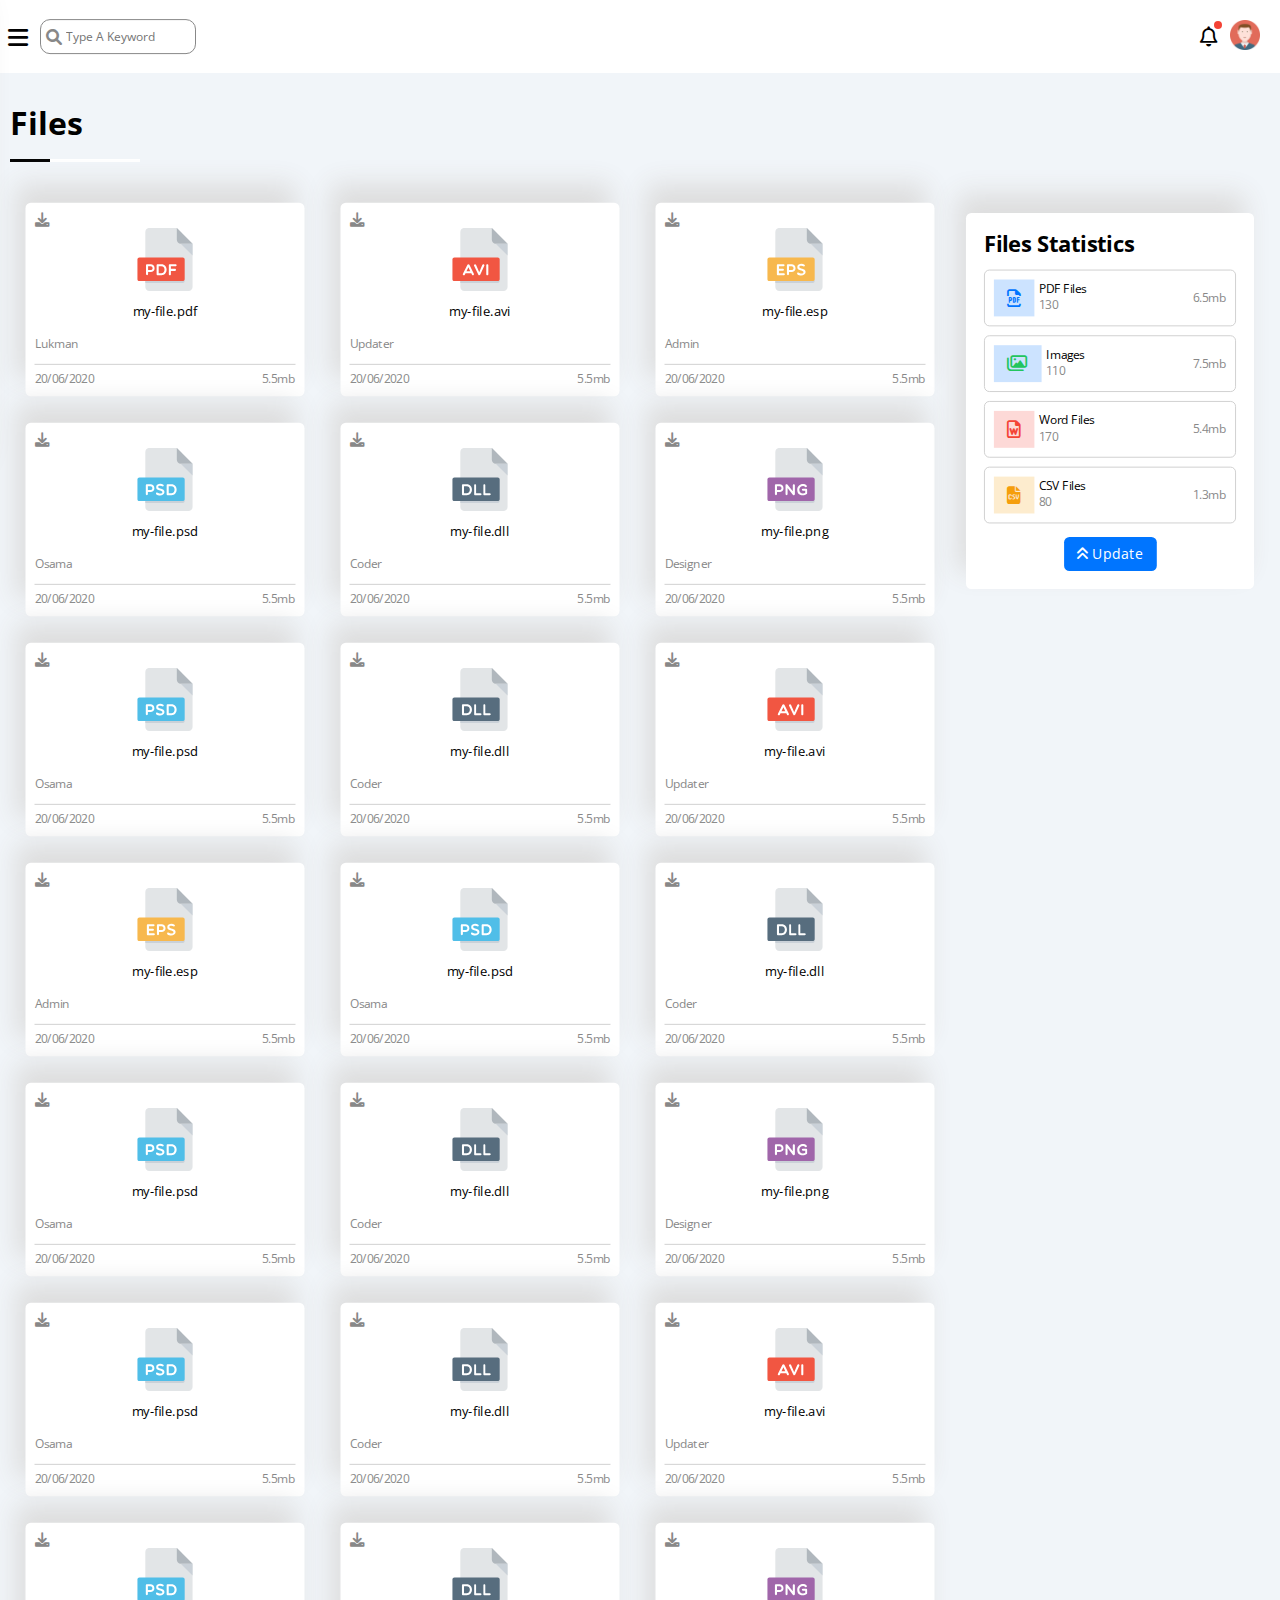
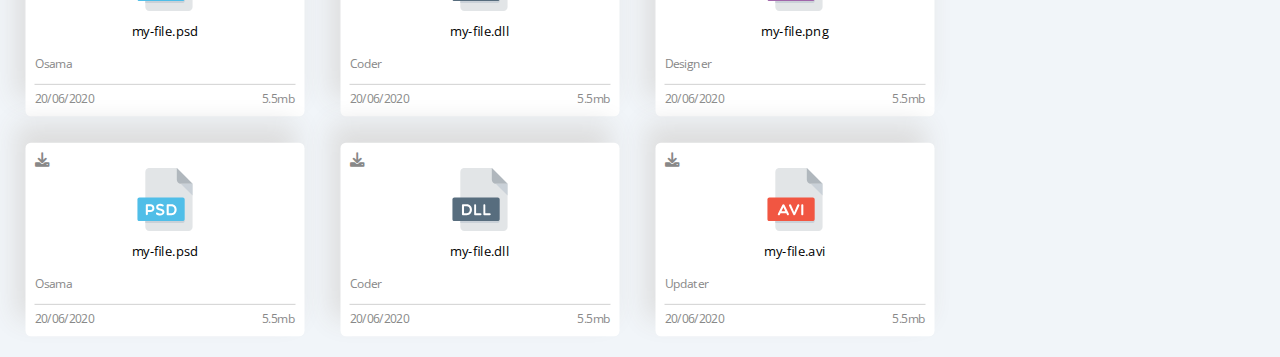
<file: Pages/files.html>
<!DOCTYPE html>
<html lang="en">
<head>
    <meta charset="UTF-8">
    <meta http-equiv="X-UA-Compatible" content="IE=edge">
    <meta name="viewport" content="width=device-width, initial-scale=1.0">
    <link rel="shortcut icon" href="../imgs/activity-03.png" type="image/x-icon">
    <title>Files</title>
    <link rel="stylesheet" href="../css/all.css">
    <link rel="stylesheet" href="../css/main.css">
    <link rel="stylesheet" href="../css/myFram.css">
    <link rel="stylesheet" href="../css/normalize.css">
    <link rel="preconnect" href="https://fonts.googleapis.com">
    <link rel="preconnect" href="https://fonts.gstatic.com" crossorigin>
    <link href="https://fonts.googleapis.com/css2?family=Open+Sans:wght@300;400;500;600;700;800&display=swap"
        rel="stylesheet">
</head>
<body>
    <div class="page d-flex">
        <div style="position: absolute;" class="sidebar bg-white p-20 p-relative">
            <h3 class="p-relative txt-c mt-0">Lukman</h3>
            <ul>
                <li>
                    <a class=" d-flex align-center fs-14 c-black rad-6 p-10" href="../index.html">
                        <i class="fa-regular fa-chart-bar fa-fw"></i>
                        <span class="hide-modile fs-14">Dashboard</span>
                    </a>
                </li>
                <li>
                    <a class="d-flex align-center fs-14 c-black rad-6 p-10" href="./settings.html">
                        <i class="fa-solid fa-gear fa-fw"></i>
                        <span class="hide-modile fs-14">Settings</span>
                    </a>
                </li>
                <li>
                    <a class="d-flex align-center fs-14 c-black rad-6 p-10" href="./profile.html">
                        <i class="fa-regular fa-user fa-fw"></i>
                        <span class="hide-modile fs-14">Profile</span>
                    </a>
                </li>
                <li>
                    <a class="d-flex align-center fs-14 c-black rad-6 p-10" href="./projects.html">
                        <i class="fa-solid fa-diagram-project fa-fw"></i>
                        <span class="hide-modile fs-14">Projects</span>
                    </a>
                </li>
                <li>
                    <a class="d-flex align-center fs-14 c-black rad-6 p-10" href="./courses.html">
                        <i class="fa-solid fa-graduation-cap fa-fw"></i>
                        <span class="hide-modile fs-14">Courses</span>
                    </a>
                </li>
                <li>
                    <a class="d-flex align-center fs-14 c-black rad-6 p-10" href="./friends.html">
                        <i class="fa-regular fa-circle-user fa-fw"></i>
                        <span class="hide-modile fs-14">Friends</span>
                    </a>
                </li>
                <li>
                    <a class="active d-flex align-center fs-14 c-black rad-6 p-10" href="./files.html">
                        <i class="fa-regular fa-file fa-fw"></i>
                        <span class="hide-modile fs-14">Files</span>
                    </a>
                </li>
                <li>
                    <a class="d-flex align-center fs-14 c-black rad-6 p-10" href="./plans.html">
                        <i class="fa-regular fa-credit-card fa-fw"></i>
                        <span class="hide-modile fs-14">Plans</span>
                    </a>
                </li>
            </ul>
        </div>
        <div class="content w-full">
            <div class="head between-flex p-20 bg-white">
                <div class="search p-relative">
                    <div class="bergar"><i class="fas fa-bars"></i></div>
                    <input class="p-absolute p-10 fs-14" type="search" placeholder="Type A Keyword">
                </div>
                <div class="icon d-flex align-center">
                    <div class="p-relative">
                        <span class="notification active p-relative">
                            <i class="fa-regular fa-bell fa-lg" ></i>
                            <div class="infonoti p-absolute">
                                <ul>
                                    <li><span class="d-block bold fs-15">Hello Lukman</span><span class="c-grey fs-10 mt-10">26/10/2022 - 12:00am</span></li>
                                </ul>
                            </div>
                        </span> 
                    </div>
                    <a href="./profile.html"><img src="../imgs/avatar.png" alt="" width="30px" height="30px"></a>
                </div>
            </div>
            <h1 class="title p-relative p-10">Files</h1>
            <div class="files-page m-10 d-flex">
                <div class="files">
                    <div class="scale shadow tr-1s bg-white rad-6 p-10 file">
                        <i class="fa-solid fa-download c-grey"></i>
                        <div class="file-type mb-15">
                            <img class="ml-auto mr-auto d-block mb-15 tr-1s" src="../imgs/pdf.svg" width=70px" height="70px" alt="">
                            <div class="txt-c mt-10 fs-14">my-file.pdf</div>
                            <span class="c-grey d-block mt-10 fs-13 pt-10">Lukman</span>
                        </div>
                        <div class="date-size between-flex mt-10">
                            <span class="c-grey fs-13">20/06/2020</span>
                            <span class="c-grey fs-13">5.5mb</span>
                        </div>
                    </div>
                    <div class="scale shadow tr-1s bg-white rad-6 p-10 file">
                        <i class="fa-solid fa-download c-grey"></i>
                        <div class="file-type mb-15">
                            <img class="ml-auto mr-auto d-block mb-15 tr-1s" src="../imgs/avi.svg" width=70px" height="70px" alt="">
                            <div class="txt-c mt-10 fs-14">my-file.avi</div>
                            <span class="c-grey d-block mt-10 fs-13 pt-10">Updater</span>
                        </div>
                        <div class="date-size between-flex mt-10">
                            <span class="c-grey fs-13">20/06/2020</span>
                            <span class="c-grey fs-13">5.5mb</span>
                        </div>
                    </div>
                    <div class="scale shadow tr-1s bg-white rad-6 p-10 file">
                        <i class="fa-solid fa-download c-grey"></i>
                        <div class="file-type mb-15">
                            <img class="ml-auto mr-auto d-block mb-15 tr-1s" src="../imgs/eps.svg" width=70px" height="70px" alt="">
                            <div class="txt-c mt-10 fs-14">my-file.esp</div>
                            <span class="c-grey d-block mt-10 fs-13 pt-10">Admin</span>
                        </div>
                        <div class="date-size between-flex mt-10">
                            <span class="c-grey fs-13">20/06/2020</span>
                            <span class="c-grey fs-13">5.5mb</span>
                        </div>
                    </div>
                    <div class="scale shadow tr-1s bg-white rad-6 p-10 file">
                        <i class="fa-solid fa-download c-grey"></i>
                        <div class="file-type mb-15">
                            <img class="ml-auto mr-auto d-block mb-15 tr-1s" src="../imgs/psd.svg" width=70px" height="70px" alt="">
                            <div class="txt-c mt-10 fs-14">my-file.psd</div>
                            <span class="c-grey d-block mt-10 fs-13 pt-10">Osama</span>
                        </div>
                        <div class="date-size between-flex mt-10">
                            <span class="c-grey fs-13">20/06/2020</span>
                            <span class="c-grey fs-13">5.5mb</span>
                        </div>
                    </div>
                    <div class="scale shadow tr-1s bg-white rad-6 p-10 file">
                        <i class="fa-solid fa-download c-grey"></i>
                        <div class="file-type mb-15">
                            <img class="ml-auto mr-auto d-block mb-15 tr-1s" src="../imgs/dll.svg" width=70px" height="70px" alt="">
                            <div class="txt-c mt-10 fs-14">my-file.dll</div>
                            <span class="c-grey d-block mt-10 fs-13 pt-10">Coder</span>
                        </div>
                        <div class="date-size between-flex mt-10">
                            <span class="c-grey fs-13">20/06/2020</span>
                            <span class="c-grey fs-13">5.5mb</span>
                        </div>
                    </div>
                    <div class="scale shadow tr-1s bg-white rad-6 p-10 file">
                        <i class="fa-solid fa-download c-grey"></i>
                        <div class="file-type mb-15">
                            <img class="ml-auto mr-auto d-block mb-15 tr-1s" src="../imgs/png.svg" width=70px" height="70px" alt="">
                            <div class="txt-c mt-10 fs-14">my-file.png</div>
                            <span class="c-grey d-block mt-10 fs-13 pt-10">Designer</span>
                        </div>
                        <div class="date-size between-flex mt-10">
                            <span class="c-grey fs-13">20/06/2020</span>
                            <span class="c-grey fs-13">5.5mb</span>
                        </div>
                    </div>
                    <div class="scale shadow tr-1s bg-white rad-6 p-10 file">
                        <i class="fa-solid fa-download c-grey"></i>
                        <div class="file-type mb-15">
                            <img class="ml-auto mr-auto d-block mb-15 tr-1s" src="../imgs/psd.svg" width=70px" height="70px" alt="">
                            <div class="txt-c mt-10 fs-14">my-file.psd</div>
                            <span class="c-grey d-block mt-10 fs-13 pt-10">Osama</span>
                        </div>
                        <div class="date-size between-flex mt-10">
                            <span class="c-grey fs-13">20/06/2020</span>
                            <span class="c-grey fs-13">5.5mb</span>
                        </div>
                    </div>
                    <div class="scale shadow tr-1s bg-white rad-6 p-10 file">
                        <i class="fa-solid fa-download c-grey"></i>
                        <div class="file-type mb-15">
                            <img class="ml-auto mr-auto d-block mb-15 tr-1s" src="../imgs/dll.svg" width=70px" height="70px" alt="">
                            <div class="txt-c mt-10 fs-14">my-file.dll</div>
                            <span class="c-grey d-block mt-10 fs-13 pt-10">Coder</span>
                        </div>
                        <div class="date-size between-flex mt-10">
                            <span class="c-grey fs-13">20/06/2020</span>
                            <span class="c-grey fs-13">5.5mb</span>
                        </div>
                    </div>
                    <div class="scale shadow tr-1s bg-white rad-6 p-10 file">
                        <i class="fa-solid fa-download c-grey"></i>
                        <div class="file-type mb-15">
                            <img class="ml-auto mr-auto d-block mb-15 tr-1s" src="../imgs/avi.svg" width=70px" height="70px" alt="">
                            <div class="txt-c mt-10 fs-14">my-file.avi</div>
                            <span class="c-grey d-block mt-10 fs-13 pt-10">Updater</span>
                        </div>
                        <div class="date-size between-flex mt-10">
                            <span class="c-grey fs-13">20/06/2020</span>
                            <span class="c-grey fs-13">5.5mb</span>
                        </div>
                    </div>
                    <div class="scale shadow tr-1s bg-white rad-6 p-10 file">
                        <i class="fa-solid fa-download c-grey"></i>
                        <div class="file-type mb-15">
                            <img class="ml-auto mr-auto d-block mb-15 tr-1s" src="../imgs/eps.svg" width=70px" height="70px" alt="">
                            <div class="txt-c mt-10 fs-14">my-file.esp</div>
                            <span class="c-grey d-block mt-10 fs-13 pt-10">Admin</span>
                        </div>
                        <div class="date-size between-flex mt-10">
                            <span class="c-grey fs-13">20/06/2020</span>
                            <span class="c-grey fs-13">5.5mb</span>
                        </div>
                    </div>
                    <div class="scale shadow tr-1s bg-white rad-6 p-10 file">
                        <i class="fa-solid fa-download c-grey"></i>
                        <div class="file-type mb-15">
                            <img class="ml-auto mr-auto d-block mb-15 tr-1s" src="../imgs/psd.svg" width=70px" height="70px" alt="">
                            <div class="txt-c mt-10 fs-14">my-file.psd</div>
                            <span class="c-grey d-block mt-10 fs-13 pt-10">Osama</span>
                        </div>
                        <div class="date-size between-flex mt-10">
                            <span class="c-grey fs-13">20/06/2020</span>
                            <span class="c-grey fs-13">5.5mb</span>
                        </div>
                    </div>
                    <div class="scale shadow tr-1s bg-white rad-6 p-10 file">
                        <i class="fa-solid fa-download c-grey"></i>
                        <div class="file-type mb-15">
                            <img class="ml-auto mr-auto d-block mb-15 tr-1s" src="../imgs/dll.svg" width=70px" height="70px" alt="">
                            <div class="txt-c mt-10 fs-14">my-file.dll</div>
                            <span class="c-grey d-block mt-10 fs-13 pt-10">Coder</span>
                        </div>
                        <div class="date-size between-flex mt-10">
                            <span class="c-grey fs-13">20/06/2020</span>
                            <span class="c-grey fs-13">5.5mb</span>
                        </div>
                    </div>
                    <div class="scale shadow tr-1s bg-white rad-6 p-10 file">
                        <i class="fa-solid fa-download c-grey"></i>
                        <div class="file-type mb-15">
                            <img class="ml-auto mr-auto d-block mb-15 tr-1s" src="../imgs/psd.svg" width=70px" height="70px" alt="">
                            <div class="txt-c mt-10 fs-14">my-file.psd</div>
                            <span class="c-grey d-block mt-10 fs-13 pt-10">Osama</span>
                        </div>
                        <div class="date-size between-flex mt-10">
                            <span class="c-grey fs-13">20/06/2020</span>
                            <span class="c-grey fs-13">5.5mb</span>
                        </div>
                    </div>
                    <div class="scale shadow tr-1s bg-white rad-6 p-10 file">
                        <i class="fa-solid fa-download c-grey"></i>
                        <div class="file-type mb-15">
                            <img class="ml-auto mr-auto d-block mb-15 tr-1s" src="../imgs/dll.svg" width=70px" height="70px" alt="">
                            <div class="txt-c mt-10 fs-14">my-file.dll</div>
                            <span class="c-grey d-block mt-10 fs-13 pt-10">Coder</span>
                        </div>
                        <div class="date-size between-flex mt-10">
                            <span class="c-grey fs-13">20/06/2020</span>
                            <span class="c-grey fs-13">5.5mb</span>
                        </div>
                    </div>
                    <div class="scale shadow tr-1s bg-white rad-6 p-10 file">
                        <i class="fa-solid fa-download c-grey"></i>
                        <div class="file-type mb-15">
                            <img class="ml-auto mr-auto d-block mb-15 tr-1s" src="../imgs/png.svg" width=70px" height="70px" alt="">
                            <div class="txt-c mt-10 fs-14">my-file.png</div>
                            <span class="c-grey d-block mt-10 fs-13 pt-10">Designer</span>
                        </div>
                        <div class="date-size between-flex mt-10">
                            <span class="c-grey fs-13">20/06/2020</span>
                            <span class="c-grey fs-13">5.5mb</span>
                        </div>
                    </div>
                    <div class="scale shadow tr-1s bg-white rad-6 p-10 file">
                        <i class="fa-solid fa-download c-grey"></i>
                        <div class="file-type mb-15">
                            <img class="ml-auto mr-auto d-block mb-15 tr-1s" src="../imgs/psd.svg" width=70px" height="70px" alt="">
                            <div class="txt-c mt-10 fs-14">my-file.psd</div>
                            <span class="c-grey d-block mt-10 fs-13 pt-10">Osama</span>
                        </div>
                        <div class="date-size between-flex mt-10">
                            <span class="c-grey fs-13">20/06/2020</span>
                            <span class="c-grey fs-13">5.5mb</span>
                        </div>
                    </div>
                    <div class="scale shadow tr-1s bg-white rad-6 p-10 file">
                        <i class="fa-solid fa-download c-grey"></i>
                        <div class="file-type mb-15">
                            <img class="ml-auto mr-auto d-block mb-15 tr-1s" src="../imgs/dll.svg" width=70px" height="70px" alt="">
                            <div class="txt-c mt-10 fs-14">my-file.dll</div>
                            <span class="c-grey d-block mt-10 fs-13 pt-10">Coder</span>
                        </div>
                        <div class="date-size between-flex mt-10">
                            <span class="c-grey fs-13">20/06/2020</span>
                            <span class="c-grey fs-13">5.5mb</span>
                        </div>
                    </div>
                    <div class="scale shadow tr-1s bg-white rad-6 p-10 file">
                        <i class="fa-solid fa-download c-grey"></i>
                        <div class="file-type mb-15">
                            <img class="ml-auto mr-auto d-block mb-15 tr-1s" src="../imgs/avi.svg" width=70px" height="70px" alt="">
                            <div class="txt-c mt-10 fs-14">my-file.avi</div>
                            <span class="c-grey d-block mt-10 fs-13 pt-10">Updater</span>
                        </div>
                        <div class="date-size between-flex mt-10">
                            <span class="c-grey fs-13">20/06/2020</span>
                            <span class="c-grey fs-13">5.5mb</span>
                        </div>
                    </div>
                    <div class="scale shadow tr-1s bg-white rad-6 p-10 file">
                        <i class="fa-solid fa-download c-grey"></i>
                        <div class="file-type mb-15">
                            <img class="ml-auto mr-auto d-block mb-15 tr-1s" src="../imgs/psd.svg" width=70px" height="70px" alt="">
                            <div class="txt-c mt-10 fs-14">my-file.psd</div>
                            <span class="c-grey d-block mt-10 fs-13 pt-10">Osama</span>
                        </div>
                        <div class="date-size between-flex mt-10">
                            <span class="c-grey fs-13">20/06/2020</span>
                            <span class="c-grey fs-13">5.5mb</span>
                        </div>
                    </div>
                    <div class="scale shadow tr-1s bg-white rad-6 p-10 file">
                        <i class="fa-solid fa-download c-grey"></i>
                        <div class="file-type mb-15">
                            <img class="ml-auto mr-auto d-block mb-15 tr-1s" src="../imgs/dll.svg" width=70px" height="70px" alt="">
                            <div class="txt-c mt-10 fs-14">my-file.dll</div>
                            <span class="c-grey d-block mt-10 fs-13 pt-10">Coder</span>
                        </div>
                        <div class="date-size between-flex mt-10">
                            <span class="c-grey fs-13">20/06/2020</span>
                            <span class="c-grey fs-13">5.5mb</span>
                        </div>
                    </div>
                    <div class="scale shadow tr-1s bg-white rad-6 p-10 file">
                        <i class="fa-solid fa-download c-grey"></i>
                        <div class="file-type mb-15">
                            <img class="ml-auto mr-auto d-block mb-15 tr-1s" src="../imgs/png.svg" width=70px" height="70px" alt="">
                            <div class="txt-c mt-10 fs-14">my-file.png</div>
                            <span class="c-grey d-block mt-10 fs-13 pt-10">Designer</span>
                        </div>
                        <div class="date-size between-flex mt-10">
                            <span class="c-grey fs-13">20/06/2020</span>
                            <span class="c-grey fs-13">5.5mb</span>
                        </div>
                    </div>
                    <div class="scale shadow tr-1s bg-white rad-6 p-10 file">
                        <i class="fa-solid fa-download c-grey"></i>
                        <div class="file-type mb-15">
                            <img class="ml-auto mr-auto d-block mb-15 tr-1s" src="../imgs/psd.svg" width=70px" height="70px" alt="">
                            <div class="txt-c mt-10 fs-14">my-file.psd</div>
                            <span class="c-grey d-block mt-10 fs-13 pt-10">Osama</span>
                        </div>
                        <div class="date-size between-flex mt-10">
                            <span class="c-grey fs-13">20/06/2020</span>
                            <span class="c-grey fs-13">5.5mb</span>
                        </div>
                    </div>
                    <div class="scale shadow tr-1s bg-white rad-6 p-10 file">
                        <i class="fa-solid fa-download c-grey"></i>
                        <div class="file-type mb-15">
                            <img class="ml-auto mr-auto d-block mb-15 tr-1s" src="../imgs/dll.svg" width=70px" height="70px" alt="">
                            <div class="txt-c mt-10 fs-14">my-file.dll</div>
                            <span class="c-grey d-block mt-10 fs-13 pt-10">Coder</span>
                        </div>
                        <div class="date-size between-flex mt-10">
                            <span class="c-grey fs-13">20/06/2020</span>
                            <span class="c-grey fs-13">5.5mb</span>
                        </div>
                    </div>
                    <div class="scale shadow tr-1s bg-white rad-6 p-10 file">
                        <i class="fa-solid fa-download c-grey"></i>
                        <div class="file-type mb-15">
                            <img class="ml-auto mr-auto d-block mb-15 tr-1s" src="../imgs/avi.svg" width=70px" height="70px" alt="">
                            <div class="txt-c mt-10 fs-14">my-file.avi</div>
                            <span class="c-grey d-block mt-10 fs-13 pt-10">Updater</span>
                        </div>
                        <div class="date-size between-flex mt-10">
                            <span class="c-grey fs-13">20/06/2020</span>
                            <span class="c-grey fs-13">5.5mb</span>
                        </div>
                    </div>
                </div>
                <div class="statistics scale shadow rad-6 bg-white tr-1s p-20">
                    <h2 class="m-0 mb-15">Files Statistics</h2>
                    <div class="static-file between-flex mb-10 p-10 border-ccc rad-6">
                        <div class="details center-flex">
                            <i style="--i:#0075ff33" class="fa-regular fa-file-pdf fa-lg blue mr-5 c-blue icon"></i>
                            <div>
                                <span class="fs-13 d-block">PDF Files</span>
                                <span class="fs-13 c-grey">130</span>
                            </div>
                        </div>
                        <span class="fs-13 c-grey">6.5mb</span>
                    </div>
                    <div class="static-file between-flex mb-10 p-10 border-ccc rad-6">
                        <div class="details center-flex">
                            <i style="--i:#0075ff33" class="fa-regular fa-images fa-lg mr-5 c-green icon"></i>
                            <div>
                                <span class="fs-13 d-block">Images</span>
                                <span class="fs-13 c-grey">110</span>
                            </div>
                        </div>
                        <span class="fs-13 c-grey">7.5mb</span>
                    </div>
                    <div class="static-file between-flex mb-10 p-10 border-ccc rad-6">
                        <div class="details center-flex">
                            <i style="--i:#f4433633" class="fa-regular fa-file-word c-red fa-lg mr-5 c-green icon"></i>
                            <div>
                                <span class="fs-13 d-block">Word Files</span>
                                <span class="fs-13 c-grey">170</span>
                            </div>
                        </div>
                        <span class="fs-13 c-grey">5.4mb</span>
                    </div>
                    <div class="static-file between-flex mb-10 p-10 border-ccc rad-6">
                        <div class="details center-flex">
                            <i style="--i:#f59e0b33" class="fa-solid fa-file-csv fa-lg c-orange fa-lg mr-5 icon"></i>
                            <div>
                                <span class="fs-13 d-block">CSV Files</span>
                                <span class="fs-13 c-grey">80</span>
                            </div>
                        </div>
                        <span class="fs-13 c-grey">1.3mb</span>
                    </div>
                    <div class="update"><i class="fa-solid fa-angles-up mr-5"></i>Update</div>
                </div>
            </div>
        </div>
    </div>


    <script src="../js/files.js"></script>
</body>
</html>
</file>
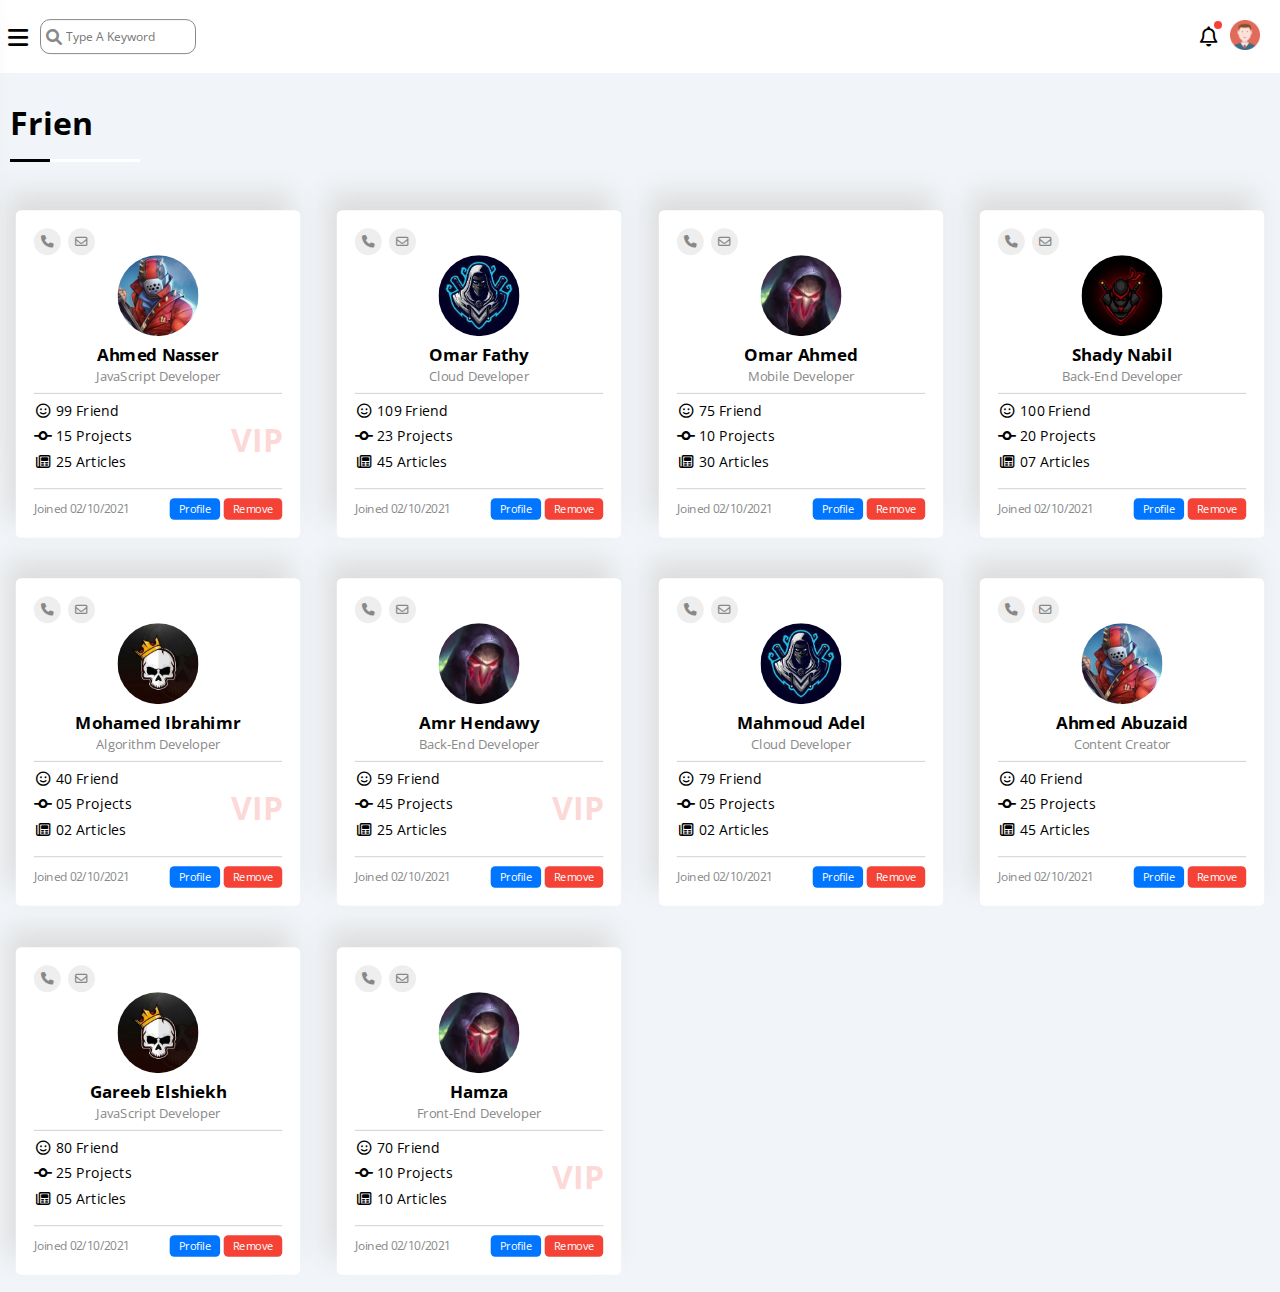
<file: Pages/friends.html>
<!DOCTYPE html>
<html lang="en">
<head>
    <meta charset="UTF-8">
    <meta http-equiv="X-UA-Compatible" content="IE=edge">
    <meta name="viewport" content="width=device-width, initial-scale=1.0">
    <link rel="shortcut icon" href="../imgs/activity-03.png" type="image/x-icon">
    <title>Friends</title>
    <link rel="stylesheet" href="../css/all.css">
    <link rel="stylesheet" href="../css/main.css">
    <link rel="stylesheet" href="../css/myFram.css">
    <link rel="stylesheet" href="../css/normalize.css">
    <link rel="preconnect" href="https://fonts.googleapis.com">
    <link rel="preconnect" href="https://fonts.gstatic.com" crossorigin>
    <link href="https://fonts.googleapis.com/css2?family=Open+Sans:wght@300;400;500;600;700;800&display=swap"
        rel="stylesheet">
</head>
<body>
    <div class="page d-flex">
        <div style="position: absolute;" class="sidebar bg-white p-20 p-relative">
            <h3 class="p-relative txt-c mt-0">Lukman</h3>
            <ul>
                <li>
                    <a class=" d-flex align-center fs-14 c-black rad-6 p-10" href="../index.html">
                        <i class="fa-regular fa-chart-bar fa-fw"></i>
                        <span class="hide-modile fs-14">Dashboard</span>
                    </a>
                </li>
                <li>
                    <a class="d-flex align-center fs-14 c-black rad-6 p-10" href="./settings.html">
                        <i class="fa-solid fa-gear fa-fw"></i>
                        <span class="hide-modile fs-14">Settings</span>
                    </a>
                </li>
                <li>
                    <a class="d-flex align-center fs-14 c-black rad-6 p-10" href="./profile.html">
                        <i class="fa-regular fa-user fa-fw"></i>
                        <span class="hide-modile fs-14">Profile</span>
                    </a>
                </li>
                <li>
                    <a class="d-flex align-center fs-14 c-black rad-6 p-10" href="./projects.html">
                        <i class="fa-solid fa-diagram-project fa-fw"></i>
                        <span class="hide-modile fs-14">Projects</span>
                    </a>
                </li>
                <li>
                    <a class="d-flex align-center fs-14 c-black rad-6 p-10" href="./courses.html">
                        <i class="fa-solid fa-graduation-cap fa-fw"></i>
                        <span class="hide-modile fs-14">Courses</span>
                    </a>
                </li>
                <li>
                    <a class="active d-flex align-center fs-14 c-black rad-6 p-10" href="./friends.html">
                        <i class="fa-regular fa-circle-user fa-fw"></i>
                        <span class="hide-modile fs-14">Friends</span>
                    </a>
                </li>
                <li>
                    <a class="d-flex align-center fs-14 c-black rad-6 p-10" href="./files.html">
                        <i class="fa-regular fa-file fa-fw"></i>
                        <span class="hide-modile fs-14">Files</span>
                    </a>
                </li>
                <li>
                    <a class="d-flex align-center fs-14 c-black rad-6 p-10" href="./plans.html">
                        <i class="fa-regular fa-credit-card fa-fw"></i>
                        <span class="hide-modile fs-14">Plans</span>
                    </a>
                </li>
            </ul>
        </div>
        <div class="content w-full">
            <div class="head between-flex p-20 bg-white">
                <div class="search p-relative">
                    <div class="bergar"><i class="fas fa-bars"></i></div>
                    <input class="p-absolute p-10 fs-14" type="search" placeholder="Type A Keyword">
                </div>
                <div class="icon d-flex align-center">
                    <div class="p-relative">
                        <span class="notification active p-relative">
                            <i class="fa-regular fa-bell fa-lg" ></i>
                            <div class="infonoti p-absolute">
                                <ul>
                                    <li><span class="d-block bold fs-15">Hello Lukman</span><span class="c-grey fs-10 mt-10">26/10/2022 - 12:00am</span></li>
                                </ul>
                            </div>
                        </span> 
                    </div>
                    <a href="./profile.html"><img src="../imgs/avatar.png" alt="" width="30px" height="30px"></a>
                </div>
            </div>
            <h1 class="title p-relative p-10">Friends</h1>
            <div class="friends-page">
                <div class="scale p-20 shadow tr-1s bg-white rad-6 frind p-relative">
                    <div class="call">
                        <i class="fa-solid fa-phone fs-14 c-grey"></i>
                        <i class="fa-regular fa-envelope fs-14 c-grey"></i>
                    </div>
                    <div class="info center-flex-col mb-10">
                        <img class="rad-50 mb-10" src="../imgs/friend-01.jpg" width="90px" height="90px" alt="">
                        <h3 class="m-0 mb-5">Ahmed Nasser</h3>
                        <span class="c-grey fs-14">JavaScript Developer</span>
                    </div>
                    <div class="details mb-10 between-flex">
                        <div class="info">
                            <span class="d-block mb-10"><span><i class="fa-regular fa-face-smile fa-fw mr-5"></i>99 Friend</span></span>
                            <span class="d-block mb-10"><span><i class="fa-solid fa-code-commit fa-fw mr-5"></i>15 Projects</span></span>
                            <span class="d-block mb-10"><span><i class="fa-regular fa-newspaper fa-fw mr-5"></i>25 Articles</span></span>
                        </div>
                        <div class="vip">
                            VIP
                        </div>
                    </div>
                    <div class="bott between-flex">
                        <div class="date c-grey fs-13">Joined 02/10/2021</div>
                        <div class="trans">
                            <a href="./profile.html"><span class="button c-white d-inline-block bg-blue">Profile</span></a>
                            <span class="button remove-frind c-white d-inline-block bg-red">Remove</span>
                        </div>
                    </div>
                </div>
                <div class="scale p-20 shadow tr-1s bg-white rad-6 frind p-relative">
                    <div class="call">
                        <i class="fa-solid fa-phone fs-14 c-grey"></i>
                        <i class="fa-regular fa-envelope fs-14 c-grey"></i>
                    </div>
                    <div class="info center-flex-col mb-10">
                        <img class="rad-50 mb-10" src="../imgs/friend-02.jpg" width="90px" height="90px" alt="">
                        <h3 class="m-0 mb-5">Omar Fathy</h3>
                        <span class="c-grey fs-14">Cloud Developer</span>
                    </div>
                    <div class="details mb-10 between-flex">
                        <div class="info">
                            <span class="d-block mb-10"><span><i class="fa-regular fa-face-smile fa-fw mr-5"></i>109 Friend</span></span>
                            <span class="d-block mb-10"><span><i class="fa-solid fa-code-commit fa-fw mr-5"></i>23 Projects</span></span>
                            <span class="d-block mb-10"><span><i class="fa-regular fa-newspaper fa-fw mr-5"></i>45 Articles</span></span>
                        </div>
                    </div>
                    <div class="bott between-flex">
                        <div class="date c-grey fs-13">Joined 02/10/2021</div>
                        <div class="trans">
                            <a href="./profile.html"><span class="button c-white d-inline-block bg-blue">Profile</span></a>
                            <span class="button remove-frind c-white d-inline-block bg-red">Remove</span>
                        </div>
                    </div>
                </div>
                <div class="scale p-20 shadow tr-1s bg-white rad-6 frind p-relative">
                    <div class="call">
                        <i class="fa-solid fa-phone fs-14 c-grey"></i>
                        <i class="fa-regular fa-envelope fs-14 c-grey"></i>
                    </div>
                    <div class="info center-flex-col mb-10">
                        <img class="rad-50 mb-10" src="../imgs/friend-03.jpg" width="90px" height="90px" alt="">
                        <h3 class="m-0 mb-5">Omar Ahmed</h3>
                        <span class="c-grey fs-14">Mobile Developer</span>
                    </div>
                    <div class="details mb-10 between-flex">
                        <div class="info">
                            <span class="d-block mb-10"><span><i class="fa-regular fa-face-smile fa-fw mr-5"></i>75 Friend</span></span>
                            <span class="d-block mb-10"><span><i class="fa-solid fa-code-commit fa-fw mr-5"></i>10 Projects</span></span>
                            <span class="d-block mb-10"><span><i class="fa-regular fa-newspaper fa-fw mr-5"></i>30 Articles</span></span>
                        </div>
                    </div>
                    <div class="bott between-flex">
                        <div class="date c-grey fs-13">Joined 02/10/2021</div>
                        <div class="trans">
                            <a href="./profile.html"><span class="button c-white d-inline-block bg-blue">Profile</span></a>
                            <span class="button remove-frind c-white d-inline-block bg-red">Remove</span>
                        </div>
                    </div>
                </div>
                <div class="scale p-20 shadow tr-1s bg-white rad-6 frind p-relative">
                    <div class="call">
                        <i class="fa-solid fa-phone fs-14 c-grey"></i>
                        <i class="fa-regular fa-envelope fs-14 c-grey"></i>
                    </div>
                    <div class="info center-flex-col mb-10">
                        <img class="rad-50 mb-10" src="../imgs/friend-04.jpg" width="90px" height="90px" alt="">
                        <h3 class="m-0 mb-5">Shady Nabil</h3>
                        <span class="c-grey fs-14">Back-End Developer</span>
                    </div>
                    <div class="details mb-10 between-flex">
                        <div class="info">
                            <span class="d-block mb-10"><span><i class="fa-regular fa-face-smile fa-fw mr-5"></i>100 Friend</span></span>
                            <span class="d-block mb-10"><span><i class="fa-solid fa-code-commit fa-fw mr-5"></i>20 Projects</span></span>
                            <span class="d-block mb-10"><span><i class="fa-regular fa-newspaper fa-fw mr-5"></i>07 Articles</span></span>
                        </div>
                    </div>
                    <div class="bott between-flex">
                        <div class="date c-grey fs-13">Joined 02/10/2021</div>
                        <div class="trans">
                            <a href="./profile.html"><span class="button c-white d-inline-block bg-blue">Profile</span></a>
                            <span class="button remove-frind c-white d-inline-block bg-red">Remove</span>
                        </div>
                    </div>
                </div>
                <div class="scale p-20 shadow tr-1s bg-white rad-6 frind p-relative">
                    <div class="call">
                        <i class="fa-solid fa-phone fs-14 c-grey"></i>
                        <i class="fa-regular fa-envelope fs-14 c-grey"></i>
                    </div>
                    <div class="info center-flex-col mb-10">
                        <img class="rad-50 mb-10" src="../imgs/friend-05.jpg" width="90px" height="90px" alt="">
                        <h3 class="m-0 mb-5">Mohamed Ibrahimr</h3>
                        <span class="c-grey fs-14">Algorithm Developer</span>
                    </div>
                    <div class="details mb-10 between-flex">
                        <div class="info">
                            <span class="d-block mb-10"><span><i class="fa-regular fa-face-smile fa-fw mr-5"></i>40 Friend</span></span>
                            <span class="d-block mb-10"><span><i class="fa-solid fa-code-commit fa-fw mr-5"></i>05 Projects</span></span>
                            <span class="d-block mb-10"><span><i class="fa-regular fa-newspaper fa-fw mr-5"></i>02 Articles</span></span>
                        </div>
                        <div class="vip">
                            VIP
                        </div>
                    </div>
                    <div class="bott between-flex">
                        <div class="date c-grey fs-13">Joined 02/10/2021</div>
                        <div class="trans">
                            <a href="./profile.html"><span class="button c-white d-inline-block bg-blue">Profile</span></a>
                            <span class="button remove-frind c-white d-inline-block bg-red">Remove</span>
                        </div>
                    </div>
                </div>
                <div class="scale p-20 shadow tr-1s bg-white rad-6 frind p-relative">
                    <div class="call">
                        <i class="fa-solid fa-phone fs-14 c-grey"></i>
                        <i class="fa-regular fa-envelope fs-14 c-grey"></i>
                    </div>
                    <div class="info center-flex-col mb-10">
                        <img class="rad-50 mb-10" src="../imgs/friend-03.jpg" width="90px" height="90px" alt="">
                        <h3 class="m-0 mb-5">Amr Hendawy</h3>
                        <span class="c-grey fs-14">Back-End Developer</span>
                    </div>
                    <div class="details mb-10 between-flex">
                        <div class="info">
                            <span class="d-block mb-10"><span><i class="fa-regular fa-face-smile fa-fw mr-5"></i>59 Friend</span></span>
                            <span class="d-block mb-10"><span><i class="fa-solid fa-code-commit fa-fw mr-5"></i>45 Projects</span></span>
                            <span class="d-block mb-10"><span><i class="fa-regular fa-newspaper fa-fw mr-5"></i>25 Articles</span></span>
                        </div>
                        <div class="vip">
                            VIP
                        </div>
                    </div>
                    <div class="bott between-flex">
                        <div class="date c-grey fs-13">Joined 02/10/2021</div>
                        <div class="trans">
                            <a href="./profile.html"><span class="button c-white d-inline-block bg-blue">Profile</span></a>
                            <span class="button remove-frind c-white d-inline-block bg-red">Remove</span>
                        </div>
                    </div>
                </div>
                <div class="scale p-20 shadow tr-1s bg-white rad-6 frind p-relative">
                    <div class="call">
                        <i class="fa-solid fa-phone fs-14 c-grey"></i>
                        <i class="fa-regular fa-envelope fs-14 c-grey"></i>
                    </div>
                    <div class="info center-flex-col mb-10">
                        <img class="rad-50 mb-10" src="../imgs/friend-02.jpg" width="90px" height="90px" alt="">
                        <h3 class="m-0 mb-5">Mahmoud Adel</h3>
                        <span class="c-grey fs-14">Cloud Developer</span>
                    </div>
                    <div class="details mb-10 between-flex">
                        <div class="info">
                            <span class="d-block mb-10"><span><i class="fa-regular fa-face-smile fa-fw mr-5"></i>79 Friend</span></span>
                            <span class="d-block mb-10"><span><i class="fa-solid fa-code-commit fa-fw mr-5"></i>05 Projects</span></span>
                            <span class="d-block mb-10"><span><i class="fa-regular fa-newspaper fa-fw mr-5"></i>02 Articles</span></span>
                        </div>
                    </div>
                    <div class="bott between-flex">
                        <div class="date c-grey fs-13">Joined 02/10/2021</div>
                        <div class="trans">
                            <a href="./profile.html"><span class="button c-white d-inline-block bg-blue">Profile</span></a>
                            <span class="button remove-frind c-white d-inline-block bg-red">Remove</span>
                        </div>
                    </div>
                </div>
                <div class="scale p-20 shadow tr-1s bg-white rad-6 frind p-relative">
                    <div class="call">
                        <i class="fa-solid fa-phone fs-14 c-grey"></i>
                        <i class="fa-regular fa-envelope fs-14 c-grey"></i>
                    </div>
                    <div class="info center-flex-col mb-10">
                        <img class="rad-50 mb-10" src="../imgs/friend-01.jpg" width="90px" height="90px" alt="">
                        <h3 class="m-0 mb-5">Ahmed Abuzaid</h3>
                        <span class="c-grey fs-14">Content Creator</span>
                    </div>
                    <div class="details mb-10 between-flex">
                        <div class="info">
                            <span class="d-block mb-10"><span><i class="fa-regular fa-face-smile fa-fw mr-5"></i>40 Friend</span></span>
                            <span class="d-block mb-10"><span><i class="fa-solid fa-code-commit fa-fw mr-5"></i>25 Projects</span></span>
                            <span class="d-block mb-10"><span><i class="fa-regular fa-newspaper fa-fw mr-5"></i>45 Articles</span></span>
                        </div>
                    </div>
                    <div class="bott between-flex">
                        <div class="date c-grey fs-13">Joined 02/10/2021</div>
                        <div class="trans">
                            <a href="./profile.html"><span class="button c-white d-inline-block bg-blue">Profile</span></a>
                            <span class="button remove-frind c-white d-inline-block bg-red">Remove</span>
                        </div>
                    </div>
                </div>
                <div class="scale p-20 shadow tr-1s bg-white rad-6 frind p-relative">
                    <div class="call">
                        <i class="fa-solid fa-phone fs-14 c-grey"></i>
                        <i class="fa-regular fa-envelope fs-14 c-grey"></i>
                    </div>
                    <div class="info center-flex-col mb-10">
                        <img class="rad-50 mb-10" src="../imgs/friend-05.jpg" width="90px" height="90px" alt="">
                        <h3 class="m-0 mb-5">Gareeb Elshiekh</h3>
                        <span class="c-grey fs-14">JavaScript Developer</span>
                    </div>
                    <div class="details mb-10 between-flex">
                        <div class="info">
                            <span class="d-block mb-10"><span><i class="fa-regular fa-face-smile fa-fw mr-5"></i>80 Friend</span></span>
                            <span class="d-block mb-10"><span><i class="fa-solid fa-code-commit fa-fw mr-5"></i>25 Projects</span></span>
                            <span class="d-block mb-10"><span><i class="fa-regular fa-newspaper fa-fw mr-5"></i>05 Articles</span></span>
                        </div>
                    </div>
                    <div class="bott between-flex">
                        <div class="date c-grey fs-13">Joined 02/10/2021</div>
                        <div class="trans">
                            <a href="./profile.html"><span class="button c-white d-inline-block bg-blue">Profile</span></a>
                            <span class="button remove-frind c-white d-inline-block bg-red">Remove</span>
                        </div>
                    </div>
                </div>
                <div class="scale p-20 shadow tr-1s bg-white rad-6 frind p-relative">
                    <div class="call">
                        <i class="fa-solid fa-phone fs-14 c-grey"></i>
                        <i class="fa-regular fa-envelope fs-14 c-grey"></i>
                    </div>
                    <div class="info center-flex-col mb-10">
                        <img class="rad-50 mb-10" src="../imgs/friend-03.jpg" width="90px" height="90px" alt="">
                        <h3 class="m-0 mb-5">Hamza</h3>
                        <span class="c-grey fs-14">Front-End Developer</span>
                    </div>
                    <div class="details mb-10 between-flex">
                        <div class="info">
                            <span class="d-block mb-10"><span><i class="fa-regular fa-face-smile fa-fw mr-5"></i>70 Friend</span></span>
                            <span class="d-block mb-10"><span><i class="fa-solid fa-code-commit fa-fw mr-5"></i>10 Projects</span></span>
                            <span class="d-block mb-10"><span><i class="fa-regular fa-newspaper fa-fw mr-5"></i>10 Articles</span></span>
                        </div>
                        <div class="vip">
                            VIP
                        </div>
                    </div>
                    <div class="bott between-flex">
                        <div class="date c-grey fs-13">Joined 02/10/2021</div>
                        <div class="trans">
                            <a href="./profile.html"><span class="button c-white d-inline-block bg-blue">Profile</span></a>
                            <span class="button remove-frind c-white d-inline-block bg-red">Remove</span>
                        </div>
                    </div>
                </div>
            </div>
        </div>
    </div>


    <script src="../js/friends.js"></script>
</body>
</html>
</file>
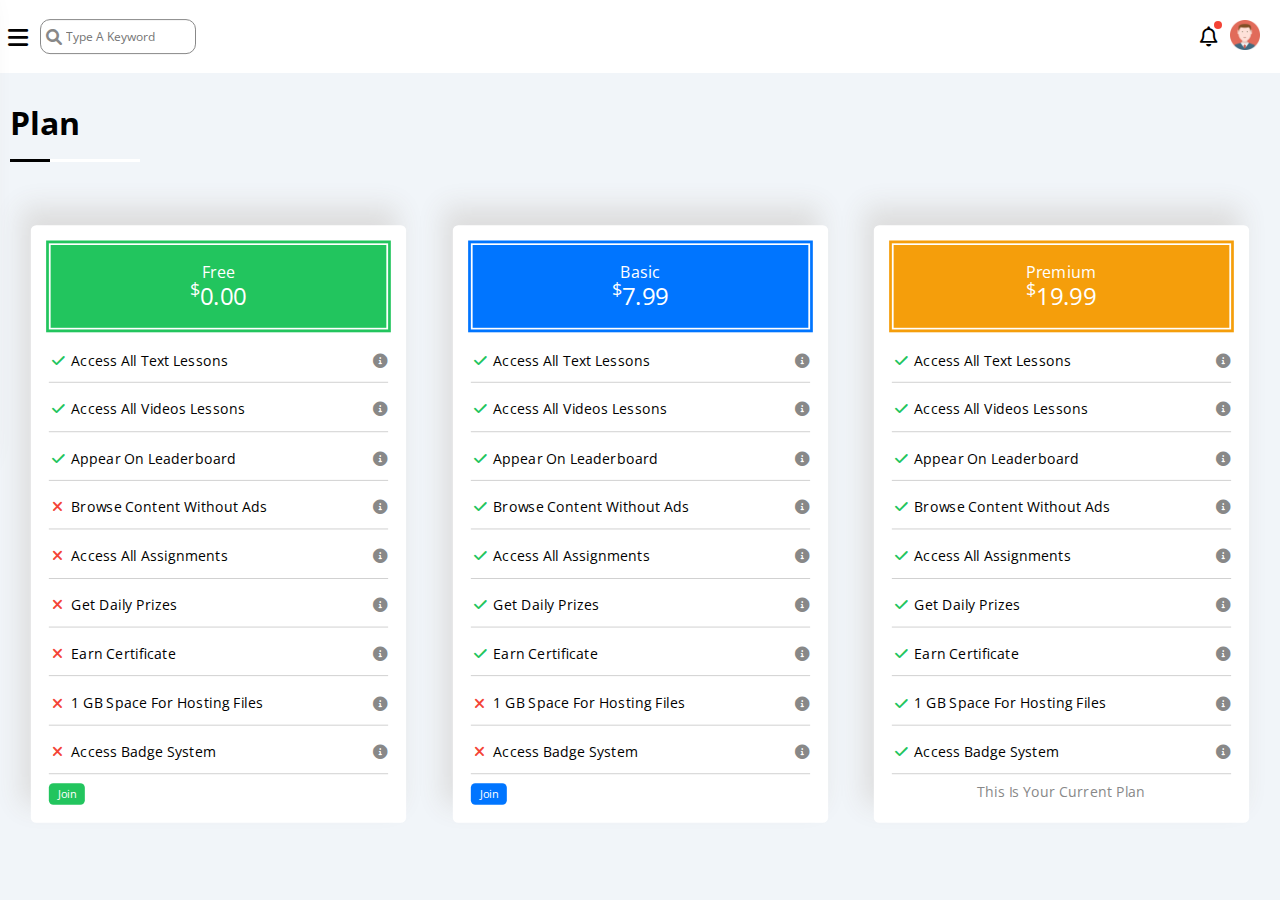
<file: Pages/plans.html>
<!DOCTYPE html>
<html lang="en">
<head>
    <meta charset="UTF-8">
    <meta http-equiv="X-UA-Compatible" content="IE=edge">
    <meta name="viewport" content="width=device-width, initial-scale=1.0">
    <link rel="shortcut icon" href="../imgs/activity-03.png" type="image/x-icon">
    <title>Plans</title>
    <link rel="stylesheet" href="../css/all.css">
    <link rel="stylesheet" href="../css/main.css">
    <link rel="stylesheet" href="../css/myFram.css">
    <link rel="stylesheet" href="../css/normalize.css">
    <link rel="preconnect" href="https://fonts.googleapis.com">
    <link rel="preconnect" href="https://fonts.gstatic.com" crossorigin>
    <link href="https://fonts.googleapis.com/css2?family=Open+Sans:wght@300;400;500;600;700;800&display=swap"
        rel="stylesheet">
</head>
<body>
    <div class="page d-flex">
        <div style="position: absolute;" class="sidebar bg-white p-20 p-relative">
            <h3 class="p-relative txt-c mt-0">Lukman</h3>
            <ul>
                <li>
                    <a class=" d-flex align-center fs-14 c-black rad-6 p-10" href="../index.html">
                        <i class="fa-regular fa-chart-bar fa-fw"></i>
                        <span class="hide-modile fs-14">Dashboard</span>
                    </a>
                </li>
                <li>
                    <a class="d-flex align-center fs-14 c-black rad-6 p-10" href="./settings.html">
                        <i class="fa-solid fa-gear fa-fw"></i>
                        <span class="hide-modile fs-14">Settings</span>
                    </a>
                </li>
                <li>
                    <a class="d-flex align-center fs-14 c-black rad-6 p-10" href="./profile.html">
                        <i class="fa-regular fa-user fa-fw"></i>
                        <span class="hide-modile fs-14">Profile</span>
                    </a>
                </li>
                <li>
                    <a class="d-flex align-center fs-14 c-black rad-6 p-10" href="./projects.html">
                        <i class="fa-solid fa-diagram-project fa-fw"></i>
                        <span class="hide-modile fs-14">Projects</span>
                    </a>
                </li>
                <li>
                    <a class="d-flex align-center fs-14 c-black rad-6 p-10" href="./courses.html">
                        <i class="fa-solid fa-graduation-cap fa-fw"></i>
                        <span class="hide-modile fs-14">Courses</span>
                    </a>
                </li>
                <li>
                    <a class="d-flex align-center fs-14 c-black rad-6 p-10" href="./friends.html">
                        <i class="fa-regular fa-circle-user fa-fw"></i>
                        <span class="hide-modile fs-14">Friends</span>
                    </a>
                </li>
                <li>
                    <a class="d-flex align-center fs-14 c-black rad-6 p-10" href="./files.html">
                        <i class="fa-regular fa-file fa-fw"></i>
                        <span class="hide-modile fs-14">Files</span>
                    </a>
                </li>
                <li>
                    <a class="active d-flex align-center fs-14 c-black rad-6 p-10" href="./plans.html">
                        <i class="fa-regular fa-credit-card fa-fw"></i>
                        <span class="hide-modile fs-14">Plans</span>
                    </a>
                </li>
            </ul>
        </div>
        <div class="content w-full">
            <div class="head between-flex p-20 bg-white">
                <div class="search p-relative">
                    <div class="bergar"><i class="fas fa-bars"></i></div>
                    <input class="p-absolute p-10 fs-14" type="search" placeholder="Type A Keyword">
                </div>
                <div class="icon d-flex align-center">
                    <div class="p-relative">
                        <span class="notification active p-relative">
                            <i class="fa-regular fa-bell fa-lg" ></i>
                            <div class="infonoti p-absolute">
                                <ul>
                                    <li><span class="d-block bold fs-15">Hello Lukman</span><span class="c-grey fs-10 mt-10">26/10/2022 - 12:00am</span></li>
                                </ul>
                            </div>
                        </span> 
                    </div>
                    <a href="./profile.html"><img src="../imgs/avatar.png" alt="" width="30px" height="30px"></a>
                </div>
            </div>
            <h1 class="title p-relative p-10">Plans</h1>
            <div class="plans-page m-10">
                <div style="--i:var(--green-color)" class="plan rad-6 scale shadow tr-1s bg-white p-20">
                    <div class="head bg-green p-20 txt-c mb-15 c-white">
                        <span class="d-block">Free</span>
                        <span class="d-block"><sup>$</sup>0.00</span>
                    </div>
                    <div class="details between-flex pt-10 mb-10">
                        <div class="center-flex"><i class="fa-solid fa-check fa-fw yes c-green mr-5"></i><span>Access All Text Lessons</span></div>
                        <i class="fa-solid fa-circle-info help c-grey"></i>
                    </div>
                    <div class="details between-flex pt-10 mb-10">
                        <div class="center-flex"><i class="fa-solid fa-check fa-fw yes c-green mr-5"></i><span>Access All Videos Lessons</span></div>
                        <i class="fa-solid fa-circle-info help c-grey"></i>
                    </div>
                    <div class="details between-flex pt-10 mb-10">
                        <div class="center-flex"><i class="fa-solid fa-check fa-fw yes c-green mr-5"></i><span>Appear On Leaderboard</span></div>
                        <i class="fa-solid fa-circle-info help c-grey"></i>
                    </div>
                    <div class="details between-flex pt-10 mb-10">
                        <div class="center-flex"><i class="fa-solid fa-xmark fa-fw c-red mr-5"></i><span>Browse Content Without Ads</span></div>
                        <i class="fa-solid fa-circle-info help c-grey"></i>
                    </div>
                    <div class="details between-flex pt-10 mb-10">
                        <div class="center-flex"><i class="fa-solid fa-xmark fa-fw c-red mr-5"></i><span>Access All Assignments</span></div>
                        <i class="fa-solid fa-circle-info help c-grey"></i>
                    </div>
                    <div class="details between-flex pt-10 mb-10">
                        <div class="center-flex"><i class="fa-solid fa-xmark fa-fw c-red mr-5"></i><span>Get Daily Prizes</span></div>
                        <i class="fa-solid fa-circle-info help c-grey"></i>
                    </div>
                    <div class="details between-flex pt-10 mb-10">
                        <div class="center-flex"><i class="fa-solid fa-xmark fa-fw c-red mr-5"></i><span>Earn Certificate</span></div>
                        <i class="fa-solid fa-circle-info help c-grey"></i>
                    </div>
                    <div class="details between-flex pt-10 mb-10">
                        <div class="center-flex"><i class="fa-solid fa-xmark fa-fw c-red mr-5"></i><span>1 GB Space For Hosting Files</span></div>
                        <i class="fa-solid fa-circle-info help c-grey"></i>
                    </div>
                    <div class="details between-flex pt-10 mb-10">
                        <div class="center-flex"><i class="fa-solid fa-xmark fa-fw c-red mr-5"></i><span>Access Badge System</span></div>
                        <i class="fa-solid fa-circle-info help c-grey"></i>
                    </div>
                    <div class="button bg-green c-white w-fit">Join</div>
                </div>
                <div style="--i:var(--blue-color)" class="plan rad-6 scale shadow tr-1s bg-white p-20">
                    <div class="head bg-blue p-20 txt-c mb-15 c-white">
                        <span class="d-block">Basic</span>
                        <span class="d-block"><sup>$</sup>7.99</span>
                    </div>
                    <div class="details between-flex pt-10 mb-10">
                        <div class="center-flex"><i class="fa-solid fa-check fa-fw yes c-green mr-5"></i><span>Access All Text Lessons</span></div>
                        <i class="fa-solid fa-circle-info help c-grey"></i>
                    </div>
                    <div class="details between-flex pt-10 mb-10">
                        <div class="center-flex"><i class="fa-solid fa-check fa-fw yes c-green mr-5"></i><span>Access All Videos Lessons</span></div>
                        <i class="fa-solid fa-circle-info help c-grey"></i>
                    </div>
                    <div class="details between-flex pt-10 mb-10">
                        <div class="center-flex"><i class="fa-solid fa-check fa-fw yes c-green mr-5"></i><span>Appear On Leaderboard</span></div>
                        <i class="fa-solid fa-circle-info help c-grey"></i>
                    </div>
                    <div class="details between-flex pt-10 mb-10">
                        <div class="center-flex"><i class="fa-solid fa-check fa-fw yes c-green mr-5"></i><span>Browse Content Without Ads</span></div>
                        <i class="fa-solid fa-circle-info help c-grey"></i>
                    </div>
                    <div class="details between-flex pt-10 mb-10">
                        <div class="center-flex"><i class="fa-solid fa-check fa-fw yes c-green mr-5"></i><span>Access All Assignments</span></div>
                        <i class="fa-solid fa-circle-info help c-grey"></i>
                    </div>
                    <div class="details between-flex pt-10 mb-10">
                        <div class="center-flex"><i class="fa-solid fa-check fa-fw yes c-green mr-5"></i><span>Get Daily Prizes</span></div>
                        <i class="fa-solid fa-circle-info help c-grey"></i>
                    </div>
                    <div class="details between-flex pt-10 mb-10">
                        <div class="center-flex"><i class="fa-solid fa-check fa-fw yes c-green mr-5"></i><span>Earn Certificate</span></div>
                        <i class="fa-solid fa-circle-info help c-grey"></i>
                    </div>
                    <div class="details between-flex pt-10 mb-10">
                        <div class="center-flex"><i class="fa-solid fa-xmark fa-fw c-red mr-5"></i><span>1 GB Space For Hosting Files</span></div>
                        <i class="fa-solid fa-circle-info help c-grey"></i>
                    </div>
                    <div class="details between-flex pt-10 mb-10">
                        <div class="center-flex"><i class="fa-solid fa-xmark fa-fw c-red mr-5"></i><span>Access Badge System</span></div>
                        <i class="fa-solid fa-circle-info help c-grey"></i>
                    </div>
                    <div class="button bg-blue c-white w-fit">Join</div>
                </div>
                <div style="--i:var(--orange-color)" class="plan rad-6 scale shadow tr-1s bg-white p-20">
                    <div class="head bg-orange p-20 txt-c mb-15 c-white">
                        <span class="d-block">Premium</span>
                        <span class="d-block"><sup>$</sup>19.99</span>
                    </div>
                    <div class="details between-flex pt-10 mb-10">
                        <div class="center-flex"><i class="fa-solid fa-check fa-fw yes c-green mr-5"></i><span>Access All Text Lessons</span></div>
                        <i class="fa-solid fa-circle-info help c-grey"></i>
                    </div>
                    <div class="details between-flex pt-10 mb-10">
                        <div class="center-flex"><i class="fa-solid fa-check fa-fw yes c-green mr-5"></i><span>Access All Videos Lessons</span></div>
                        <i class="fa-solid fa-circle-info help c-grey"></i>
                    </div>
                    <div class="details between-flex pt-10 mb-10">
                        <div class="center-flex"><i class="fa-solid fa-check fa-fw yes c-green mr-5"></i><span>Appear On Leaderboard</span></div>
                        <i class="fa-solid fa-circle-info help c-grey"></i>
                    </div>
                    <div class="details between-flex pt-10 mb-10">
                        <div class="center-flex"><i class="fa-solid fa-check fa-fw yes c-green mr-5"></i><span>Browse Content Without Ads</span></div>
                        <i class="fa-solid fa-circle-info help c-grey"></i>
                    </div>
                    <div class="details between-flex pt-10 mb-10">
                        <div class="center-flex"><i class="fa-solid fa-check fa-fw yes c-green mr-5"></i><span>Access All Assignments</span></div>
                        <i class="fa-solid fa-circle-info help c-grey"></i>
                    </div>
                    <div class="details between-flex pt-10 mb-10">
                        <div class="center-flex"><i class="fa-solid fa-check fa-fw yes c-green mr-5"></i><span>Get Daily Prizes</span></div>
                        <i class="fa-solid fa-circle-info help c-grey"></i>
                    </div>
                    <div class="details between-flex pt-10 mb-10">
                        <div class="center-flex"><i class="fa-solid fa-check fa-fw yes c-green mr-5"></i><span>Earn Certificate</span></div>
                        <i class="fa-solid fa-circle-info help c-grey"></i>
                    </div>
                    <div class="details between-flex pt-10 mb-10">
                        <div class="center-flex"><i class="fa-solid fa-check fa-fw yes c-green mr-5"></i><span>1 GB Space For Hosting Files</span></div>
                        <i class="fa-solid fa-circle-info help c-grey"></i>
                    </div>
                    <div class="details between-flex pt-10 mb-10">
                        <div class="center-flex"><i class="fa-solid fa-check fa-fw yes c-green mr-5"></i><span>Access Badge System</span></div>
                        <i class="fa-solid fa-circle-info help c-grey"></i>
                    </div>
                    <div class="txt-c c-grey">This Is Your Current Plan</div>
                </div>
            </div>
        </div>
    </div>


    <script src="../js/plans.js"></script>
</body>
</html>
</file>
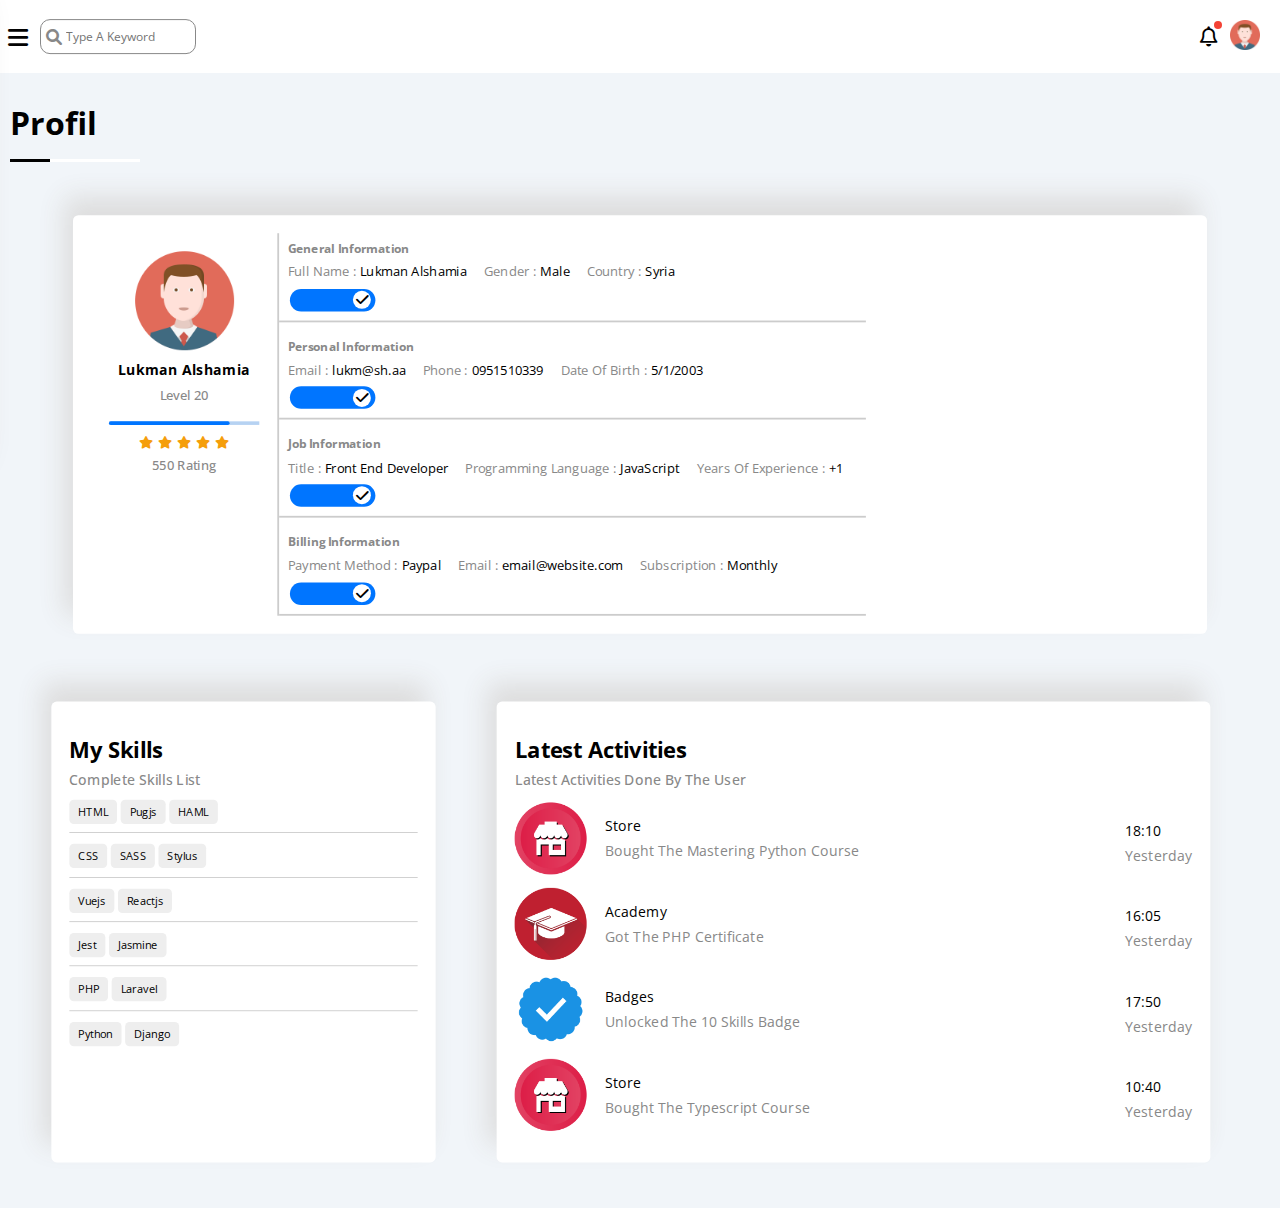
<file: Pages/profile.html>
<!DOCTYPE html>
<html lang="en">
<head>
    <meta charset="UTF-8">
    <meta http-equiv="X-UA-Compatible" content="IE=edge">
    <meta name="viewport" content="width=device-width, initial-scale=1.0">
    <link rel="shortcut icon" href="../imgs/activity-03.png" type="image/x-icon">
    <title>Profile</title>
    <link rel="stylesheet" href="../css/all.css">
    <link rel="stylesheet" href="../css/main.css">
    <link rel="stylesheet" href="../css/myFram.css">
    <link rel="stylesheet" href="../css/normalize.css">
    <link rel="preconnect" href="https://fonts.googleapis.com">
    <link rel="preconnect" href="https://fonts.gstatic.com" crossorigin>
    <link href="https://fonts.googleapis.com/css2?family=Open+Sans:wght@300;400;500;600;700;800&display=swap"
        rel="stylesheet">
</head>
<body>
    <div class="page d-flex">
        <div style="position: absolute;" class="sidebar bg-white p-20 p-relative">
            <h3 class="p-relative txt-c mt-0">Lukman</h3>
            <ul>
                <li>
                    <a class=" d-flex align-center fs-14 c-black rad-6 p-10" href="../index.html">
                        <i class="fa-regular fa-chart-bar fa-fw"></i>
                        <span class="hide-modile fs-14">Dashboard</span>
                    </a>
                </li>
                <li>
                    <a class="d-flex align-center fs-14 c-black rad-6 p-10" href="./settings.html">
                        <i class="fa-solid fa-gear fa-fw"></i>
                        <span class="hide-modile fs-14">Settings</span>
                    </a>
                </li>
                <li>
                    <a class="active d-flex align-center fs-14 c-black rad-6 p-10" href="./profile.html">
                        <i class="fa-regular fa-user fa-fw"></i>
                        <span class="hide-modile fs-14">Profile</span>
                    </a>
                </li>
                <li>
                    <a class="d-flex align-center fs-14 c-black rad-6 p-10" href="./projects.html">
                        <i class="fa-solid fa-diagram-project fa-fw"></i>
                        <span class="hide-modile fs-14">Projects</span>
                    </a>
                </li>
                <li>
                    <a class="d-flex align-center fs-14 c-black rad-6 p-10" href="./courses.html">
                        <i class="fa-solid fa-graduation-cap fa-fw"></i>
                        <span class="hide-modile fs-14">Courses</span>
                    </a>
                </li>
                <li>
                    <a class="d-flex align-center fs-14 c-black rad-6 p-10" href="./friends.html">
                        <i class="fa-regular fa-circle-user fa-fw"></i>
                        <span class="hide-modile fs-14">Friends</span>
                    </a>
                </li>
                <li>
                    <a class="d-flex align-center fs-14 c-black rad-6 p-10" href="./files.html">
                        <i class="fa-regular fa-file fa-fw"></i>
                        <span class="hide-modile fs-14">Files</span>
                    </a>
                </li>
                <li>
                    <a class="d-flex align-center fs-14 c-black rad-6 p-10" href="./plans.html">
                        <i class="fa-regular fa-credit-card fa-fw"></i>
                        <span class="hide-modile fs-14">Plans</span>
                    </a>
                </li>
            </ul>
        </div>
        <div class="content w-full">
            <div class="head between-flex p-20 bg-white">
                <div class="search p-relative">
                    <div class="bergar"><i class="fas fa-bars"></i></div>
                    <input class="p-absolute p-10 fs-14" type="search" placeholder="Type A Keyword">
                </div>
                <div class="icon d-flex align-center">
                    <div class="p-relative">
                        <span class="notification active p-relative">
                            <i class="fa-regular fa-bell fa-lg" ></i>
                            <div class="infonoti p-absolute">
                                <ul>
                                    <li><span class="d-block bold fs-15">Hello Lukman</span><span class="c-grey fs-10 mt-10">26/10/2022 - 12:00am</span></li>
                                </ul>
                            </div>
                        </span> 
                    </div>
                    <a href="./profile.html"><img src="../imgs/avatar.png" alt="" width="30px" height="30px"></a>
                </div>
            </div>
            <h1 class="title p-relative p-10">Profile</h1>
            <div class="profile-page m-10">
                <div class="overview d-flex flex-mobile tr-1s p-20 bg-white rad-6 shadow scale ">
                    <div class="info txt-c p-20">
                        <img src="../imgs/avatar.png" width="110px" height="110px" alt="">
                        <span class="d-block bold m-10">Lukman Alshamia</span>
                        <span class="d-block we-5 m-10 c-grey fs-14">Level 20</span>
                        <span class="prog"><span class="bg-blue" style="width: 80%;"></span></span>
                        <div class="stars center-flex mt-10">
                            <i class="fa-solid fa-star c-orange fs-14 mr-5 "></i>
                            <i class="fa-solid fa-star c-orange fs-14 mr-5 "></i>
                            <i class="fa-solid fa-star c-orange fs-14 mr-5 "></i>
                            <i class="fa-solid fa-star c-orange fs-14 mr-5 "></i>
                            <i class="fa-solid fa-star c-orange fs-14"></i>
                        </div>
                        <span class="d-block we-5 m-10 c-grey fs-14">550 Rating</span>
                    </div>
                    <div class="informations">
                        <div class="box p-10 txt-c-mobile">
                            <h5 class="c-grey m-0">General Information</h5>
                            <span class="d-inline-block block-mobile c-grey fs-14 mt-10">Full Name :</span><span class="fs-14 mr-15"> Lukman Alshamia</span>
                            <span class="d-inline-block block-mobile c-grey fs-14 mt-10">Gender :</span><span class="fs-14 mr-15"> Male</span>
                            <span class="d-inline-block block-mobile c-grey fs-14 mt-10">Country :</span><span class="fs-14 mr-15"> Syria</span>
                            <label class="mt-10 d-block">
                                <input class="toogle-checkbox " type="checkbox" checked>
                                <div class="toogle-switch"></div>
                            </label>
                        </div>
                        <div class="box p-10 txt-c-mobile">
                            <h5 class="c-grey m-0">Personal Information</h5>
                            <span class="d-inline-block block-mobile c-grey fs-14 mt-10">Email :</span><span class="fs-14 mr-15"> lukm@sh.aa</span>
                            <span class="d-inline-block block-mobile c-grey fs-14 mt-10">Phone :</span><span class="fs-14 mr-15"> 0951510339</span>
                            <span class="d-inline-block block-mobile c-grey fs-14 mt-10">Date Of Birth :</span><span class="fs-14 mr-15"> 5/1/2003</span>
                            <label class="mt-10 d-block">
                                <input class="toogle-checkbox " type="checkbox" checked>
                                <div class="toogle-switch"></div>
                            </label>
                        </div>
                        <div class="box p-10 txt-c-mobile">
                            <h5 class="c-grey m-0">Job Information</h5>
                            <span class="d-inline-block block-mobile c-grey fs-14 mt-10">Title :</span><span class="fs-14 mr-15"> Front End Developer</span>
                            <span class="d-inline-block block-mobile c-grey fs-14 mt-10">Programming Language :</span><span class="fs-14 mr-15"> JavaScript</span>
                            <span class="d-inline-block block-mobile c-grey fs-14 mt-10">Years Of Experience :</span><span class="fs-14 mr-15"> +1</span>
                            <label class="mt-10 d-block">
                                <input class="toogle-checkbox " type="checkbox" checked>
                                <div class="toogle-switch"></div>
                            </label>
                        </div>
                        <div class="box p-10 txt-c-mobile">
                            <h5 class="c-grey m-0">Billing Information</h5>
                            <span class="d-inline-block block-mobile c-grey fs-14 mt-10">Payment Method :</span><span class="fs-14 mr-15"> Paypal</span>
                            <span class="d-inline-block block-mobile c-grey fs-14 mt-10">Email :</span><span class="fs-14 mr-15"> email@website.com</span>
                            <span class="d-inline-block block-mobile c-grey fs-14 mt-10">Subscription :</span><span class="fs-14 mr-15"> Monthly</span>
                            <label class="mt-10 d-block">
                                <input class="toogle-checkbox " type="checkbox" checked>
                                <div class="toogle-switch"></div>
                            </label>
                        </div>
                    </div>
                </div>
                <div class="two-sections m-20">
                    <div class="bg-white p-20 scale shadow tr-1s rad-6 skills">
                        <h2 class="mb-0">My Skills</h2>
                        <p class="mt-10 c-grey we-5">Complete Skills List</p>
                        <div class="mb-15">
                            <span class="button bg-eee">HTML</span>
                            <span class="button bg-eee">Pugjs</span>
                            <span class="button bg-eee">HAML</span>
                        </div>
                        <div class="mb-15">
                            <span class="button bg-eee">CSS</span>
                            <span class="button bg-eee">SASS</span>
                            <span class="button bg-eee">Stylus</span>
                        </div>
                        <div class="mb-15">
                            <span class="button bg-eee">Vuejs</span>
                            <span class="button bg-eee">Reactjs</span>
                        </div>
                        <div class="mb-15">
                            <span class="button bg-eee">Jest</span>
                            <span class="button bg-eee">Jasmine</span>
                        </div>
                        <div class="mb-15">
                            <span class="button bg-eee">PHP</span>
                            <span class="button bg-eee">Laravel
                            </span>
                        </div>
                        <div class="mb-15">
                            <span class="button bg-eee">Python</span>
                            <span class="button bg-eee">Django</span>
                        </div>
                    </div>
                    <div class="bg-white p-20 scale shadow tr-1s rad-6 activities">
                        <h2 class="mb-0">Latest Activities</h2>
                        <p class="mt-10 c-grey we-5">Latest Activities Done By The User</p>
                        <div class="between-flex block-mobile txt-c-mobile mb-15">
                            <div class="icon block-mobile d-flex align-center gap-20">
                                <img class="" src="../imgs/activity-01.png" width="80px" height="80px" alt="">
                                <div class="info">
                                    <span>Store</span>
                                    <span class="c-grey d-block mt-10">Bought The Mastering Python Course</span>
                                </div>
                            </div>
                            <div class="time mt-10">
                                <Span>18:10</Span>
                                <Span class="c-grey mt-10 d-block">Yesterday</Span>
                            </div>
                        </div>
                        <div class="between-flex block-mobile txt-c-mobile mb-15">
                            <div class="icon d-flex align-center block-mobile gap-20">
                                <img src="../imgs/activity-02.png" width="80px" height="80px" alt="">
                                <div class="info">
                                    <span>Academy</span>
                                    <span class="c-grey d-block mt-10">Got The PHP Certificate</span>
                                </div>
                            </div>
                            <div class="time mt-10">
                                <Span>16:05</Span>
                                <Span class="c-grey mt-10 d-block">Yesterday</Span>
                            </div>
                        </div>
                        <div class="between-flex block-mobile txt-c-mobile mb-15">
                            <div class="icon block-mobile d-flex align-center gap-20">
                                <img src="../imgs/activity-03.png" width="80px" height="80px" alt="">
                                <div class="info">
                                    <span>Badges</span>
                                    <span class="c-grey d-block mt-10">Unlocked The 10 Skills Badge</span>
                                </div>
                            </div>
                            <div class="time mt-10">
                                <Span>17:50</Span>
                                <Span class="c-grey mt-10 d-block">Yesterday</Span>
                            </div>
                        </div>
                        <div class="between-flex block-mobile txt-c-mobile mb-15">
                            <div class="icon block-mobile d-flex align-center gap-20">
                                <img src="../imgs/activity-01.png" width="80px" height="80px" alt="">
                                <div class="info">
                                    <span>Store</span>
                                    <span class="c-grey d-block mt-10">Bought The Typescript Course</span>
                                </div>
                            </div>
                            <div class="time mt-10">
                                <Span>10:40</Span>
                                <Span class="c-grey mt-10 d-block">Yesterday</Span>
                            </div>
                        </div>
                    </div>
                </div>
            </div>
        </div>
    </div>

    <script src="../js/profile.js"></script>
</body>
</html>
</file>
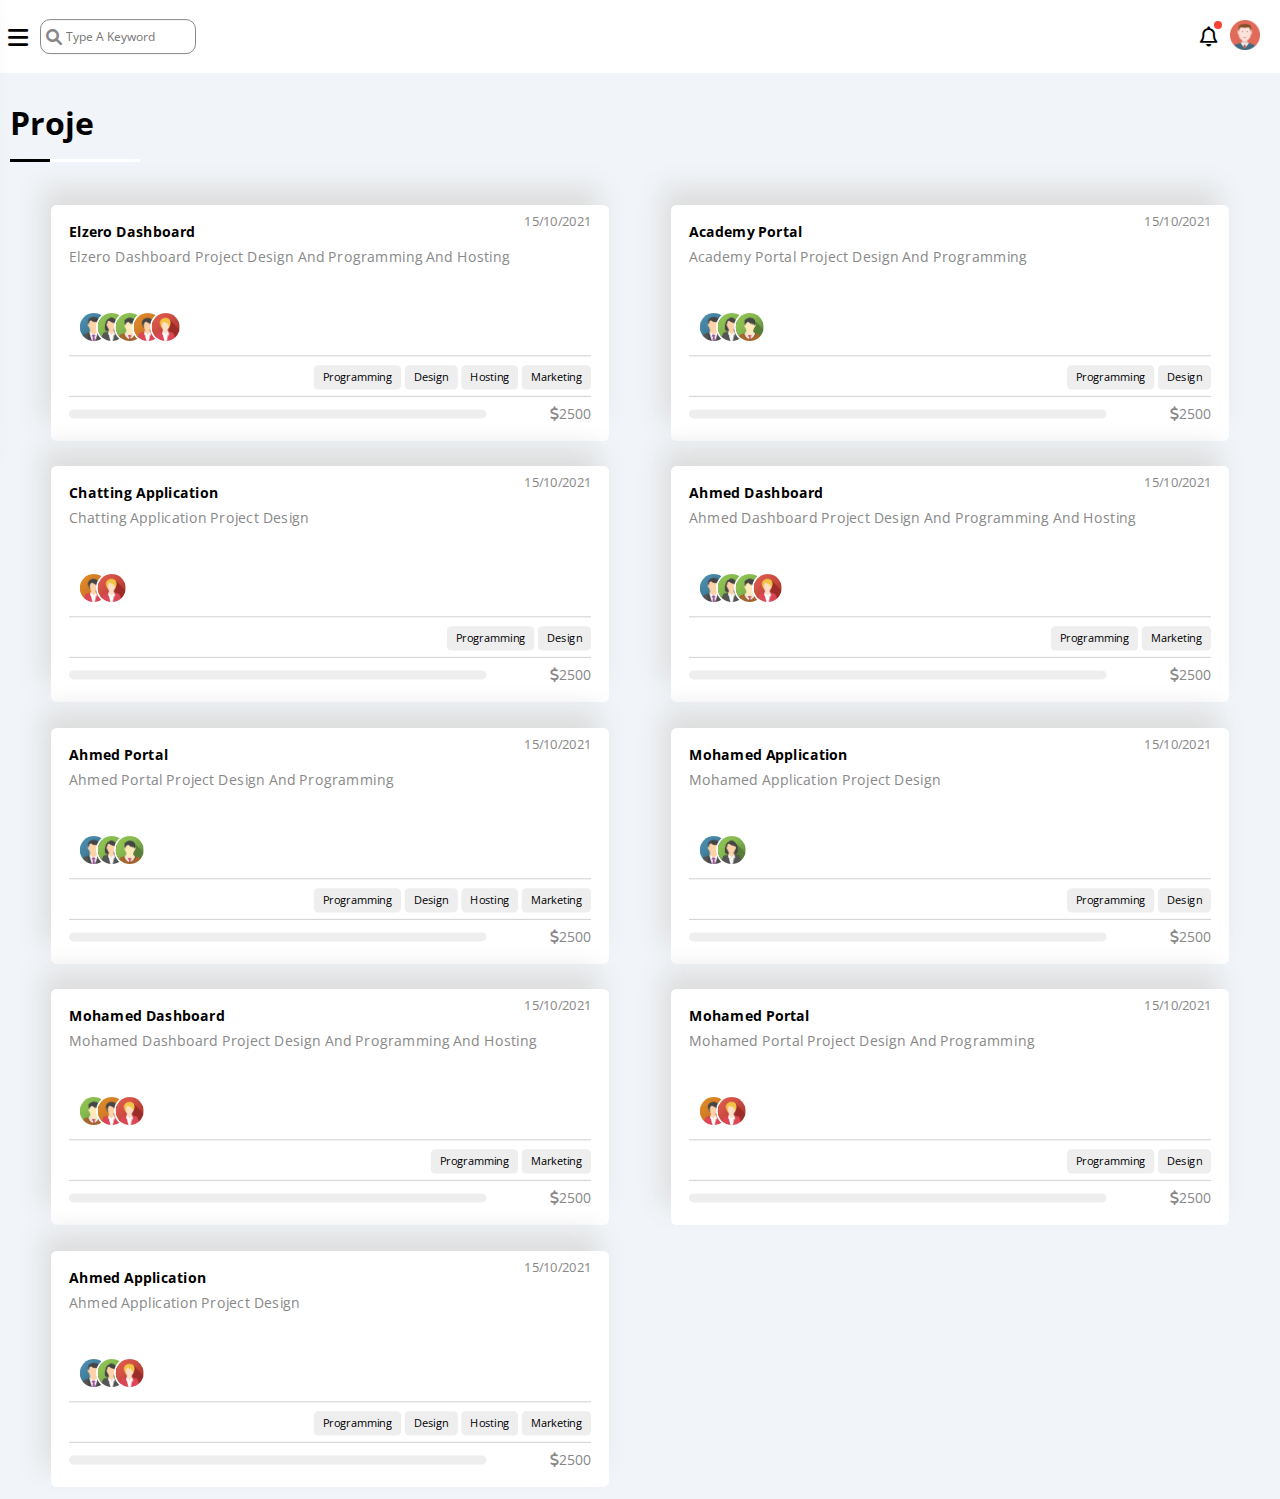
<file: Pages/projects.html>
<!DOCTYPE html>
<html lang="en">
<head>
    <meta charset="UTF-8">
    <meta http-equiv="X-UA-Compatible" content="IE=edge">
    <meta name="viewport" content="width=device-width, initial-scale=1.0">
    <link rel="shortcut icon" href="../imgs/activity-03.png" type="image/x-icon">
    <title>Projects</title>
    <link rel="stylesheet" href="../css/all.css">
    <link rel="stylesheet" href="../css/main.css">
    <link rel="stylesheet" href="../css/myFram.css">
    <link rel="stylesheet" href="../css/normalize.css">
    <link rel="preconnect" href="https://fonts.googleapis.com">
    <link rel="preconnect" href="https://fonts.gstatic.com" crossorigin>
    <link href="https://fonts.googleapis.com/css2?family=Open+Sans:wght@300;400;500;600;700;800&display=swap"
        rel="stylesheet">
</head>
<body>
    <div class="page d-flex">
        <div style="position: absolute;" class="sidebar bg-white p-20 p-relative">
            <h3 class="p-relative txt-c mt-0">Lukman</h3>
            <ul>
                <li>
                    <a class=" d-flex align-center fs-14 c-black rad-6 p-10" href="../index.html">
                        <i class="fa-regular fa-chart-bar fa-fw"></i>
                        <span class="hide-modile fs-14">Dashboard</span>
                    </a>
                </li>
                <li>
                    <a class="d-flex align-center fs-14 c-black rad-6 p-10" href="./settings.html">
                        <i class="fa-solid fa-gear fa-fw"></i>
                        <span class="hide-modile fs-14">Settings</span>
                    </a>
                </li>
                <li>
                    <a class="d-flex align-center fs-14 c-black rad-6 p-10" href="./profile.html">
                        <i class="fa-regular fa-user fa-fw"></i>
                        <span class="hide-modile fs-14">Profile</span>
                    </a>
                </li>
                <li>
                    <a class=" active d-flex align-center fs-14 c-black rad-6 p-10" href="./projects.html">
                        <i class="fa-solid fa-diagram-project fa-fw"></i>
                        <span class="hide-modile fs-14">Projects</span>
                    </a>
                </li>
                <li>
                    <a class="d-flex align-center fs-14 c-black rad-6 p-10" href="./courses.html">
                        <i class="fa-solid fa-graduation-cap fa-fw"></i>
                        <span class="hide-modile fs-14">Courses</span>
                    </a>
                </li>
                <li>
                    <a class="d-flex align-center fs-14 c-black rad-6 p-10" href="./friends.html">
                        <i class="fa-regular fa-circle-user fa-fw"></i>
                        <span class="hide-modile fs-14">Friends</span>
                    </a>
                </li>
                <li>
                    <a class="d-flex align-center fs-14 c-black rad-6 p-10" href="./files.html">
                        <i class="fa-regular fa-file fa-fw"></i>
                        <span class="hide-modile fs-14">Files</span>
                    </a>
                </li>
                <li>
                    <a class="d-flex align-center fs-14 c-black rad-6 p-10" href="./plans.html">
                        <i class="fa-regular fa-credit-card fa-fw"></i>
                        <span class="hide-modile fs-14">Plans</span>
                    </a>
                </li>
            </ul>
        </div>
        <div class="content w-full">
            <div class="head between-flex p-20 bg-white">
                <div class="search p-relative">
                    <div class="bergar"><i class="fas fa-bars"></i></div>
                    <input class="p-absolute p-10 fs-14" type="search" placeholder="Type A Keyword">
                </div>
                <div class="icon d-flex align-center">
                    <div class="p-relative">
                        <span class="notification active p-relative">
                            <i class="fa-regular fa-bell fa-lg" ></i>
                            <div class="infonoti p-absolute">
                                <ul>
                                    <li><span class="d-block bold fs-15">Hello Lukman</span><span class="c-grey fs-10 mt-10">26/10/2022 - 12:00am</span></li>
                                </ul>
                            </div>
                        </span> 
                    </div>
                    <a href="./profile.html"><img src="../imgs/avatar.png" alt="" width="30px" height="30px"></a>
                </div>
            </div>
            <h1 class="title p-relative p-10">Projects</h1>
            <div class="project-page wrapper d-grid">
                <div class="rad-6 tr-1s shadow scale bg-white p-20 projeect">
                    <span class="date c-grey fs-14">15/10/2021</span>
                    <h4 class="bold m-0">Elzero Dashboard</h4>
                    <span class="d-block c-grey mt-10">Elzero Dashboard Project Design And Programming And Hosting</span>
                    <div class="person mt-10 mb-10">
                        <a class="d-inline-block" style="--i:10px" href="#"><img src="../imgs/team-01.png" width="35px" height=35px" alt=""></a>
                        <a class="d-inline-block" style="--i:30px"  href="#"><img src="../imgs/team-02.png" width="35px" height=35px" alt=""></a>
                        <a class="d-inline-block" style="--i:50px"  href="#"><img src="../imgs/team-03.png" width="35px" height=35px" alt=""></a>
                        <a class="d-inline-block" style="--i:70px"  href="#"><img src="../imgs/team-04.png" width="35px" height=35px" alt=""></a>
                        <a class="d-inline-block" style="--i:90px"  href="#"><img src="../imgs/team-05.png" width="35px" height=35px" alt=""></a>
                    </div>
                    <div class="skils">
                        <span class="button bg-eee">Programming</span>
                        <span class="button bg-eee">Design</span>
                        <span class="button bg-eee">Hosting</span>
                        <span class="button bg-eee">Marketing</span>
                    </div>
                    <div class="info between-flex block-mobile txt-c-mobile">
                        <span class="bg-eee prog"><span class="bg-red" style="--i: 80%;"></span></span>
                        <span class="c-grey block-mobile"><i class="fa-solid fa-dollar-sign mr-10"></i>2500</span>
                    </div>
                </div>
                <div class="rad-6 tr-1s shadow scale bg-white p-20 projeect">
                    <span class="date c-grey fs-14">15/10/2021</span>
                    <h4 class="bold m-0">Academy Portal</h4>
                    <span class="d-block c-grey mt-10">Academy Portal Project Design And Programming</span>
                    <div class="person mt-10 mb-10">
                        <a class="d-inline-block" style="--i:10px" href="#"><img src="../imgs/team-01.png" width="35px" height=35px" alt=""></a>
                        <a class="d-inline-block" style="--i:30px"  href="#"><img src="../imgs/team-02.png" width="35px" height=35px" alt=""></a>
                        <a class="d-inline-block" style="--i:50px"  href="#"><img src="../imgs/team-03.png" width="35px" height=35px" alt=""></a>
                    </div>
                    <div class="skils">
                        <span class="button bg-eee">Programming</span>
                        <span class="button bg-eee">Design</span>
                    </div>
                    <div class="info between-flex block-mobile txt-c-mobile">
                        <span class="bg-eee prog"><span class="bg-blue" style="--i: 60%;"></span></span>
                        <span class="c-grey block-mobile"><i class="fa-solid fa-dollar-sign mr-10"></i>2500</span>
                    </div>
                </div>
                <div class="rad-6 tr-1s shadow scale bg-white p-20 projeect">
                    <span class="date c-grey fs-14">15/10/2021</span>
                    <h4 class="bold m-0">Chatting Application</h4>
                    <span class="d-block c-grey mt-10">Chatting Application Project Design</span>
                    <div class="person mt-10 mb-10">
                        <a class="d-inline-block" style="--i:10px"  href="#"><img src="../imgs/team-04.png" width="35px" height=35px" alt=""></a>
                        <a class="d-inline-block" style="--i:30px"  href="#"><img src="../imgs/team-05.png" width="35px" height=35px" alt=""></a>
                    </div>
                    <div class="skils">
                        <span class="button bg-eee">Programming</span>
                        <span class="button bg-eee">Design</span>
                    </div>
                    <div class="info between-flex block-mobile txt-c-mobile">
                        <span class="bg-eee prog"><span class="bg-orange" style="--i: 80%;"></span></span>
                        <span class="c-grey block-mobile"><i class="fa-solid fa-dollar-sign mr-10"></i>2500</span>
                    </div>
                </div>
                <div class="rad-6 tr-1s shadow scale bg-white p-20 projeect">
                    <span class="date c-grey fs-14">15/10/2021</span>
                    <h4 class="bold m-0">Ahmed Dashboard</h4>
                    <span class="d-block c-grey mt-10">Ahmed Dashboard Project Design And Programming And Hosting</span>
                    <div class="person mt-10 mb-10">
                        <a class="d-inline-block" style="--i:10px" href="#"><img src="../imgs/team-01.png" width="35px" height=35px" alt=""></a>
                        <a class="d-inline-block" style="--i:30px"  href="#"><img src="../imgs/team-02.png" width="35px" height=35px" alt=""></a>
                        <a class="d-inline-block" style="--i:50px"  href="#"><img src="../imgs/team-03.png" width="35px" height=35px" alt=""></a>
                        <a class="d-inline-block" style="--i:70px"  href="#"><img src="../imgs/team-05.png" width="35px" height=35px" alt=""></a>
                    </div>
                    <div class="skils">
                        <span class="button bg-eee">Programming</span>
                        <span class="button bg-eee">Marketing</span>
                    </div>
                    <div class="info between-flex block-mobile txt-c-mobile">
                        <span class="bg-eee prog"><span class="bg-orange" style="--i: 80%;"></span></span>
                        <span class="c-grey block-mobile"><i class="fa-solid fa-dollar-sign mr-10"></i>2500</span>
                    </div>
                </div>
                <div class="rad-6 tr-1s shadow scale bg-white p-20 projeect">
                    <span class="date c-grey fs-14">15/10/2021</span>
                    <h4 class="bold m-0">Ahmed Portal</h4>
                    <span class="d-block c-grey mt-10">Ahmed Portal Project Design And Programming</span>
                    <div class="person mt-10 mb-10">
                        <a class="d-inline-block" style="--i:10px" href="#"><img src="../imgs/team-01.png" width="35px" height=35px" alt=""></a>
                        <a class="d-inline-block" style="--i:30px"  href="#"><img src="../imgs/team-02.png" width="35px" height=35px" alt=""></a>
                        <a class="d-inline-block" style="--i:50px"  href="#"><img src="../imgs/team-03.png" width="35px" height=35px" alt=""></a>
                    </div>
                    <div class="skils">
                        <span class="button bg-eee">Programming</span>
                        <span class="button bg-eee">Design</span>
                        <span class="button bg-eee">Hosting</span>
                        <span class="button bg-eee">Marketing</span>
                    </div>
                    <div class="info between-flex block-mobile txt-c-mobile">
                        <span class="bg-eee prog"><span class="bg-red" style="--i: 80%;"></span></span>
                        <span class="c-grey block-mobile"><i class="fa-solid fa-dollar-sign mr-10"></i>2500</span>
                    </div>
                </div>
                <div class="rad-6 tr-1s shadow scale bg-white p-20 projeect">
                    <span class="date c-grey fs-14">15/10/2021</span>
                    <h4 class="bold m-0">Mohamed Application</h4>
                    <span class="d-block c-grey mt-10">Mohamed Application Project Design</span>
                    <div class="person mt-10 mb-10">
                        <a class="d-inline-block" style="--i:10px" href="#"><img src="../imgs/team-01.png" width="35px" height=35px" alt=""></a>
                        <a class="d-inline-block" style="--i:30px"  href="#"><img src="../imgs/team-02.png" width="35px" height=35px" alt=""></a>
                    </div>
                    <div class="skils">
                        <span class="button bg-eee">Programming</span>
                        <span class="button bg-eee">Design</span>
                    </div>
                    <div class="info between-flex block-mobile txt-c-mobile">
                        <span class="bg-eee prog"><span class="bg-blue" style="--i: 20%;"></span></span>
                        <span class="c-grey block-mobile"><i class="fa-solid fa-dollar-sign mr-10"></i>2500</span>
                    </div>
                </div>
                <div class="rad-6 tr-1s shadow scale bg-white p-20 projeect">
                    <span class="date c-grey fs-14">15/10/2021</span>
                    <h4 class="bold m-0">Mohamed Dashboard</h4>
                    <span class="d-block c-grey mt-10">Mohamed Dashboard Project Design And Programming And Hosting</span>
                    <div class="person mt-10 mb-10">
                        <a class="d-inline-block" style="--i:10px"  href="#"><img src="../imgs/team-03.png" width="35px" height=35px" alt=""></a>
                        <a class="d-inline-block" style="--i:30px"  href="#"><img src="../imgs/team-04.png" width="35px" height=35px" alt=""></a>
                        <a class="d-inline-block" style="--i:50px"  href="#"><img src="../imgs/team-05.png" width="35px" height=35px" alt=""></a>
                    </div>
                    <div class="skils">
                        <span class="button bg-eee">Programming</span>
                        <span class="button bg-eee">Marketing</span>
                    </div>
                    <div class="info between-flex block-mobile txt-c-mobile">
                        <span class="bg-eee prog"><span class="bg-green" style="--i: 30%;"></span></span>
                        <span class="c-grey block-mobile"><i class="fa-solid fa-dollar-sign mr-10"></i>2500</span>
                    </div>
                </div>
                <div class="rad-6 tr-1s shadow scale bg-white p-20 projeect">
                    <span class="date c-grey fs-14">15/10/2021</span>
                    <h4 class="bold m-0">Mohamed Portal</h4>
                    <span class="d-block c-grey mt-10">Mohamed Portal Project Design And Programming</span>
                    <div class="person mt-10 mb-10">
                        <a class="d-inline-block" style="--i:10px"  href="#"><img src="../imgs/team-04.png" width="35px" height=35px" alt=""></a>
                        <a class="d-inline-block" style="--i:30px"  href="#"><img src="../imgs/team-05.png" width="35px" height=35px" alt=""></a>
                    </div>
                    <div class="skils">
                        <span class="button bg-eee">Programming</span>
                        <span class="button bg-eee">Design</span>
                    </div>
                    <div class="info between-flex block-mobile txt-c-mobile">
                        <span class="bg-eee prog"><span class="bg-red" style="--i: 56%;"></span></span>
                        <span class="c-grey block-mobile"><i class="fa-solid fa-dollar-sign mr-10"></i>2500</span>
                    </div>
                </div>
                <div class="rad-6 tr-1s shadow scale bg-white p-20 projeect">
                    <span class="date c-grey fs-14">15/10/2021</span>
                    <h4 class="bold m-0">Ahmed Application</h4>
                    <span class="d-block c-grey mt-10">Ahmed Application Project Design</span>
                    <div class="person mt-10 mb-10">
                        <a class="d-inline-block" style="--i:10px" href="#"><img src="../imgs/team-01.png" width="35px" height=35px" alt=""></a>
                        <a class="d-inline-block" style="--i:30px"  href="#"><img src="../imgs/team-02.png" width="35px" height=35px" alt=""></a>
                        <a class="d-inline-block" style="--i:50px"  href="#"><img src="../imgs/team-05.png" width="35px" height=35px" alt=""></a>
                    </div>
                    <div class="skils">
                        <span class="button bg-eee">Programming</span>
                        <span class="button bg-eee">Design</span>
                        <span class="button bg-eee">Hosting</span>
                        <span class="button bg-eee">Marketing</span>
                    </div>
                    <div class="info between-flex block-mobile txt-c-mobile">
                        <span class="bg-eee prog"><span class="bg-orange" style="--i: 80%;"></span></span>
                        <span class="c-grey block-mobile"><i class="fa-solid fa-dollar-sign mr-10"></i>2500</span>
                    </div>
                </div>
            </div>
        </div>
    </div>



    <script src="../js/projects.js"></script>
</body>
</html>
</file>
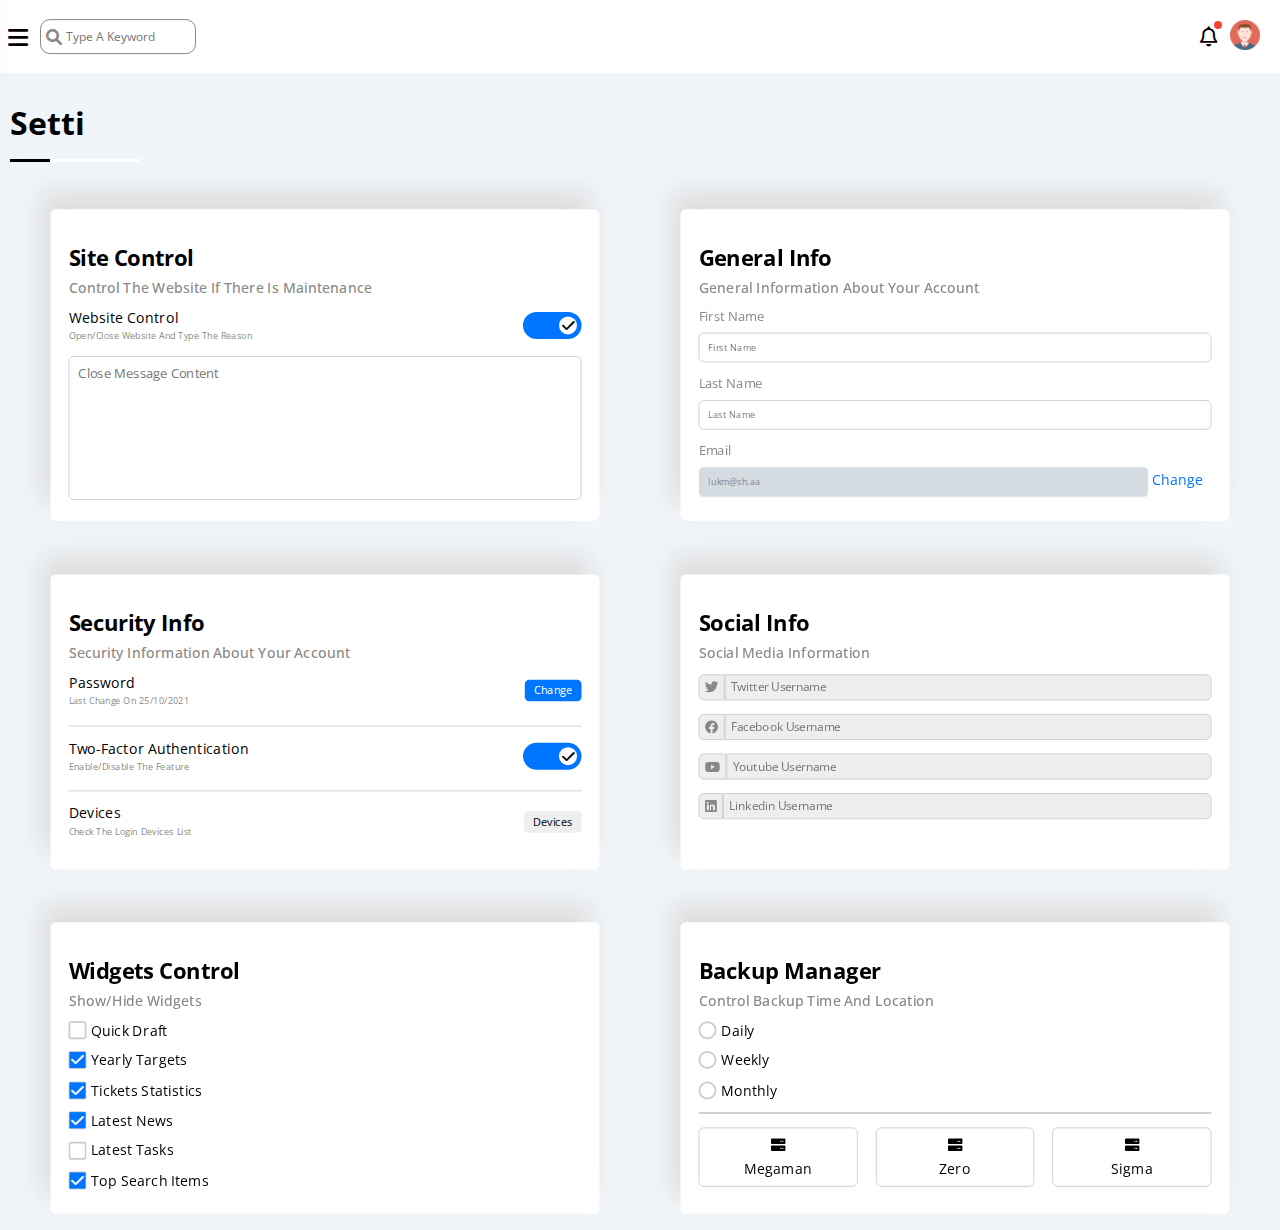
<file: Pages/settings.html>
<!DOCTYPE html>
<html lang="en">
<head>
    <meta charset="UTF-8">
    <meta http-equiv="X-UA-Compatible" content="IE=edge">
    <meta name="viewport" content="width=device-width, initial-scale=1.0">
    <link rel="shortcut icon" href="../imgs/activity-03.png" type="image/x-icon">
    <title>Settings</title>
    <link rel="stylesheet" href="../css/all.css">
    <link rel="stylesheet" href="../css/main.css">
    <link rel="stylesheet" href="../css/myFram.css">
    <link rel="stylesheet" href="../css/normalize.css">
    <link rel="preconnect" href="https://fonts.googleapis.com">
    <link rel="preconnect" href="https://fonts.gstatic.com" crossorigin>
    <link href="https://fonts.googleapis.com/css2?family=Open+Sans:wght@300;400;500;600;700;800&display=swap"
        rel="stylesheet">
</head>
<body>
    <div class="page d-flex">
        <div style="position: absolute;" class="sidebar bg-white p-20 p-relative">
            <h3 class="p-relative txt-c mt-0">Lukman</h3>
            <ul>
                <li>
                    <a class=" d-flex align-center fs-14 c-black rad-6 p-10" href="../index.html">
                        <i class="fa-regular fa-chart-bar fa-fw"></i>
                        <span class="hide-modile fs-14">Dashboard</span>
                    </a>
                </li>
                <li>
                    <a class="active d-flex align-center fs-14 c-black rad-6 p-10" href="./settings.html">
                        <i class="fa-solid fa-gear fa-fw"></i>
                        <span class="hide-modile fs-14">Settings</span>
                    </a>
                </li>
                <li>
                    <a class="d-flex align-center fs-14 c-black rad-6 p-10" href="./profile.html">
                        <i class="fa-regular fa-user fa-fw"></i>
                        <span class="hide-modile fs-14">Profile</span>
                    </a>
                </li>
                <li>
                    <a class="d-flex align-center fs-14 c-black rad-6 p-10" href="./projects.html">
                        <i class="fa-solid fa-diagram-project fa-fw"></i>
                        <span class="hide-modile fs-14">Projects</span>
                    </a>
                </li>
                <li>
                    <a class="d-flex align-center fs-14 c-black rad-6 p-10" href="./courses.html">
                        <i class="fa-solid fa-graduation-cap fa-fw"></i>
                        <span class="hide-modile fs-14">Courses</span>
                    </a>
                </li>
                <li>
                    <a class="d-flex align-center fs-14 c-black rad-6 p-10" href="./friends.html">
                        <i class="fa-regular fa-circle-user fa-fw"></i>
                        <span class="hide-modile fs-14">Friends</span>
                    </a>
                </li>
                <li>
                    <a class="d-flex align-center fs-14 c-black rad-6 p-10" href="./files.html">
                        <i class="fa-regular fa-file fa-fw"></i>
                        <span class="hide-modile fs-14">Files</span>
                    </a>
                </li>
                <li>
                    <a class="d-flex align-center fs-14 c-black rad-6 p-10" href="./plans.html">
                        <i class="fa-regular fa-credit-card fa-fw"></i>
                        <span class="hide-modile fs-14">Plans</span>
                    </a>
                </li>
            </ul>
        </div>
        <div class="content w-full">
            <div class="head between-flex p-20 bg-white">
                <div class="search p-relative">
                    <div class="bergar"><i class="fas fa-bars"></i></div>
                    <input class="p-absolute p-10 fs-14" type="search" placeholder="Type A Keyword">
                </div>
                <div class="icon d-flex align-center">
                    <div class="p-relative">
                        <span class="notification active p-relative">
                            <i class="fa-regular fa-bell fa-lg" ></i>
                            <div class="infonoti p-absolute">
                                <ul>
                                    <li><span class="d-block bold fs-15">Hello Lukman</span><span class="c-grey fs-10 mt-10">26/10/2022 - 12:00am</span></li>
                                </ul>
                            </div>
                        </span> 
                    </div>
                    <a href="./profile.html"><img src="../imgs/avatar.png" alt="" width="30px" height="30px"></a>
                </div>
            </div>
            <h1 class="title p-relative p-10">Settings</h1>
            <div class="setting-page wrapper d-grid gap-20">
                <div class="control p-20 scale shadow bg-white rad-6 tr-1s">
                    <h2 class="mb-0">Site Control</h2>
                    <p class="mt-10 mb-15 c-grey we-5">Control The Website If There Is Maintenance</p>
                    <div class="control-swith">
                        <div class="between-flex mb-15">
                            <div class="info">
                                <span class="d-block">Website Control </span>
                                <span class="fs-10 c-grey">Open/Close Website And Type The Reason</span>
                            </div>
                            <label>
                                <input class="toogle-checkbox " type="checkbox" checked>
                                <div class="toogle-switch"></div>
                            </label>
                        </div>
                        <textarea class="w-full fs-14 p-10 border-non rad-6 border-ccc" placeholder="Close Message Content"></textarea>
                    </div>
                </div>
                <div class="general p-20 bg-white tr-1s shadow scale rad-6">
                    <h2 class="mb-0">General Info</h2>
                    <p class="mt-10 mb-15 c-grey we-5">General Information About Your Account</p>
                    <div class="mb-15">
                        <label class="c-grey d-block fs-14" for="first">First Name</label>
                            <input id="first" class="rad-6 mt-10 fs-10 border-non border-ccc d-block w-full p-10" placeholder="First Name" type="text">
                        </div>
                    <div class="mb-15">
                        <label class="c-grey d-block fs-14" for="last">Last Name</label>
                        <input id="last" class="rad-6 fs-10 mt-10 border-non border-ccc d-block w-full p-10" placeholder="Last Name" type="text">
                    </div>
                    <div class="">
                        <label class="c-grey d-block fs-14" for="email">Email</label>
                        <input value="lukm@sh.aa" id="email" class="rad-6 fs-10 mt-10 border-non border-ccc d-inline-block p-10" placeholder="Email" type="text">
                        <span class="d-inline-block c-blue changebol">Change</span>
                    </div>
                </div>
                <div class="security rad-6 scale shadow bg-white tr-1s p-20">
                    <h2 class="mb-0">Security Info</h2>
                    <p class="mt-10 mb-15 c-grey we-5">Security Information About Your Account</p>
                    <div class="between-flex mb-15">
                        <div>
                            <span class="d-block">Password</span>
                            <span class="c-grey fs-10">Last Change On 25/10/2021</span>
                        </div>
                        <span class="button bg-blue c-white">Change</span>
                    </div>
                    <div class="between-flex mb-15">
                        <div>
                            <span class="d-block">Two-Factor Authentication</span>
                            <span class="c-grey fs-10">Enable/Disable The Feature</span>
                        </div>
                        <label>
                            <input class="toogle-checkbox " type="checkbox" checked>
                            <div class="toogle-switch "></div>
                        </label>
                    </div>
                    <div class="between-flex mb-15">
                        <div>
                            <span class="d-block">Devices</span>
                            <span class="c-grey fs-10">Check The Login Devices List</span>
                        </div>
                        <span class="button bg-eee">Devices</span>
                    </div>
                </div>
                <div class="bg-white rad-6 shadow scale tr-1s p-20 social">
                    <h2 class="mb-0">Social Info</h2>
                    <p class="mt-10 mb-15 c-grey we-5">Social Media Information</p>
                    <div class="d-flex align-center mb-15">
                        <input class="input" type="text" placeholder="Twitter Username">
                        <i class="fa-brands fa-twitter c-grey icon"></i>
                    </div>
                    <div class="d-flex align-center mb-15">
                        <input class="input" type="text" placeholder="Facebook Username">
                        <i class="fa-brands fa-facebook c-grey icon"></i>
                    </div>
                    <div class="d-flex align-center mb-15">
                        <input class="input" type="text" placeholder="Youtube Username">
                        <i class="fa-brands fa-youtube c-grey icon"></i>
                    </div>
                    <div class="d-flex align-center">
                        <input class="input" type="text" placeholder="Linkedin Username">
                        <i class="fa-brands fa-linkedin c-grey icon"></i>
                    </div>
                </div>
                <div class="bg-white p-20 shadow scale rad-6 widgets tr-1s">
                    <h2 class="mb-0">Widgets Control</h2>
                    <p class="mt-10 mb-15 c-grey we-5">Show/Hide Widgets</p>
                    <label class="d-block mb-15" for="quick">
                        <input id="quick" type="checkbox" class="check-box">
                        <div class="check-box-label"><span></span>Quick Draft</div>
                    </label>
                    <label class="d-block mb-15" for="Yearly">
                        <input id="Yearly" type="checkbox" class="check-box" checked>
                        <div class="check-box-label"><span></span>Yearly Targets</div>
                    </label>
                    <label class="d-block mb-15" for="Tickets">
                        <input id="Tickets" type="checkbox" class="check-box" checked>
                        <div class="check-box-label"><span></span>Tickets Statistics</div>
                    </label>
                    <label class="d-block mb-15" for="News">
                        <input id="News" type="checkbox" class="check-box" checked>
                        <div class="check-box-label"><span></span>Latest News</div>
                    </label>
                    <label class="d-block mb-15" for="Tasks">
                        <input id="Tasks" type="checkbox" class="check-box">
                        <div class="check-box-label"><span></span>Latest Tasks</div>
                    </label>
                    <label class="d-block" for="Search">
                        <input id="Search" type="checkbox" class="check-box" checked>
                        <div class="check-box-label"><span></span>Top Search Items</div>
                    </label>
                </div> 
                <div class="backup bg-white rad-6 shadow scale tr-1s p-20">
                    <h2 class="mb-0">Backup Manager</h2>
                    <p class="mt-10 mb-15 c-grey we-5">Control Backup Time And Location</p>
                    <div class="mb-15">
                        <label class="d-block mb-15" for="Daily">
                            <input id="Daily" type="radio" name="time" class="check-box">
                            <div class="check-box-label"><span class="circle"></span>Daily</div>
                        </label>
                        <label class="d-block mb-15" for="Weekly">
                            <input id="Weekly" type="radio" name="time" class="check-box">
                            <div class="check-box-label"><span class="circle"></span>Weekly</div>
                        </label>
                        <label class="d-block mb-15" for="Monthly">
                            <input id="Monthly" type="radio" name="time" class="check-box">
                            <div class="check-box-label"><span class="circle"></span>Monthly</div>
                        </label>
                    </div>
                    <div class="between-flex block-mobile gap-20">
                        <div class="d-inline-block w-full">
                            <input id="Megaman" type="radio" name="type" class="check-box">
                            <label for="Megaman" class="radio-icon mb-10 txt-c-mobile block-mobile">
                                <i class="fa-solid fa-server d-block mb-10"></i>
                                <span class="d-block">Megaman</span>
                            </label>
                        </div>
                        <div class="d-inline-block w-full">
                            <input id="Zero" type="radio" name="type" class="check-box">
                            <label for="Zero" class="radio-icon mb-10 txt-c-mobile block-mobile">
                                <i class="fa-solid fa-server d-block mb-10"></i>
                                <span class="d-block">Zero</span>
                            </label>
                        </div>
                        <div class="d-inline-block w-full">
                            <input id="Sigma" type="radio" name="type" class="check-box">
                            <label for="Sigma" class="radio-icon mb-10 txt-c-mobile block-mobile">
                                <i class="fa-solid fa-server d-block mb-10"></i>
                                <span class="d-block">Sigma</span>
                            </label>
                        </div>
                    </div>
                </div>
            </div>
        </div>
    </div>



    <script src="../js/settings.js"></script>
</body>
</html>
</file>
<file: css/myFram.css>
:root {
    --blue-color: #0075ff;
    --blue-alt-color: #0d69d5;
    --orange-color: #f59e0b;
    --green-color: #22c55e;
    --red-color: #f44336;
    --grey-color: #888;
}/* Start Box */
.d-flex {
    display: flex;
}
.align-center {
    align-items: center;
}
@media (max-width: 767px) {
    .flex-mobile {
        flex-direction: column;
    }
}
.flex-1 {
    flex: 1;
}


.d-grid {
    display: grid;
}
.gap-20 {
    gap: 20px;
}
.wrapper {
    grid-template-columns: repeat(auto-fill, minmax(450px, 1fr));
    margin-left: 20px;
    margin-right: 20px;
}
/* .wrapper:hover > div {
    opacity: 0.7;
}
.wrapper > div:hover {
    opacity: 1;
} */
@media (max-width: 767px) {
    .wrapper {
        grid-template-columns: minmax(200px, 1fr);
        margin-left: 10px;
        margin-right: 10px;
    }
}
.d-block {
    display: block;
} 
.d-inline-block {
    display: inline-block;
} 

@media (max-width: 767px) {
    .hide-modile {
        display: none;
    }
}


.right {
    float: right;
}
/* End box */
/* Start Pad + Marg + width + height */
.p-20 {
    padding: 20px;
}
.p-10 {
    padding: 10px;
}
.pt-10 {
    padding-top: 10px;
}
.pb-10 {
    padding-bottom: 10px;
}
.m-0 {
    margin: 0;
}
.m-10 {
    margin: 10px;
}
.m-20 {
    margin: 20px;
}
.mt-0 {
    margin-top: 0px;
}
.mt-10 {
    margin-top: 10px;
}
.mb-5 {
    margin-bottom: 5px;
}
.mb-10 {
    margin-bottom: 10px;
}
.mb-15 {
    margin-bottom: 15px;
}
.mb-0 {
    margin-bottom: 0px;
}
.mr-15 {
    margin-right: 15px;
}
.mr-5 {
    margin-right: 5px;
}
.ml-auto {
    margin-left: auto;
}
.mr-auto {
    margin-right: auto;
}

.w-full {
    width: 100%;
}
.w-fit {
    width: fit-content;
}
.h-full {
    height: 100%;
}
/* End Pad + Marg + width + height */
/* Start Color */
.bg-white {
    background-color: white;
}
.bg-grey {
    background-color: var(--grey-color);
}
.bg-blue {
    background-color: var(--blue-color);
}
.bg-orange {
    background-color: var(--orange-color);
}
.bg-green {
    background-color: var(--green-color);
}
.bg-red {
    background-color: var(--red-color);
}
.bg-eee {
    background-color: #eee;
}

.c-black {
    color: black;
}
.c-white {
    color: white;
}
.c-grey {
    color: var(--grey-color);
}
.c-orange {
    color: var(--orange-color);
}
.c-green {
    color: var(--green-color);
}
.c-red {
    color: var(--red-color);
}
.c-blue-alt {
    color: var(--blue-alt-color);
}
.c-blue {
    color: var(--blue-color);
}

/* End Color */
/* Start Positions */
.p-relative {
    position: relative;
}
.p-absolute {
    position: absolute;
}
.p-fixed {
    position: fixed;
}
/* End Positions */
/* Start Font */

.txt-c {
    text-align: center;
}
.fs-14 {
    font-size: 14px;
}
.fs-13 {
    font-size: 13px;
}
.fs-10 {
    font-size: 10px;
}
.bold {
    font-weight: bold;
}
.we-5 {
    font-weight: 500;
}
/* End Font */
/* Start Border */
.border-non {
    border: none;
}
.border-ccc {
    border: 1px solid #ccc;
}
.rad-6 {
    border-radius: 6px;
}
.rad-10 {
    border-radius: 10px;
}
.rad-50 {
    border-radius: 50%;
}
/* End Border */
/* Time */
.tr-1s {
    transition: 0.5s transform, 1.5s box-shadow;
}
/* Time */
/* Start Componant */
.between-flex {
    display: flex;
    justify-content: space-between;
    align-items: center;
}
.center-flex {
    display: flex;
    justify-content: center;
    align-items: center;
}
.center-flex-col {
    display: flex;
    justify-content: center;
    align-items: center;
    flex-direction: column;
}
.button {
    padding: 5px 10px;
    cursor: pointer;
    font-size: 12px;
    border-radius: 5px;
}
.progres {
    transition: 0.5s;
    display: block;
    position: relative;
    width: 100%;
    height: 4px;
    background-color: var(--bg);
}
.progres span {
    position: absolute;
    /* width: var(--i); */
    background-color: var(--co);
    height: 100%;
    transition: 1s;
}
.toogle-checkbox {
    -webkit-appearance: none;
    appearance: none;
    display: none;
}
.toogle-switch {
    position: relative;
    background-color: #eee;
    width: 65px;
    height: 30px;
    border-radius: 15px;
    cursor: pointer;
    transition: 0.5s;
    margin-left: 2px;
}
.toogle-switch::before {
    font-family: "Font Awesome 6 Free";
    content: "\f00d";
    font-weight: 900;
    position: absolute;
    background-color: #fff;
    width: 20px;
    height: 20px;
    border-radius: 50%;
    display: flex;
    justify-content: center;
    align-items: center;
    top: 50%;
    transform: translateY(-50%) rotate(180deg);
    left: 5px;
    cursor: pointer;
    transition: 0.5s;
}
.toogle-checkbox:checked + .toogle-switch {
    background-color: var(--blue-color);
}
.toogle-checkbox:checked + .toogle-switch::before {
    content: "\f00c";
    left: calc(100% - 25px);
    transform: translateY(-50%) rotate(0deg);
}

.check-box {
    -webkit-appearance: none;
    appearance: none;
    display: none;
}
.check-box-label {
    position: relative;
    margin-left: 25px;
    cursor: pointer;
    display: inline-block;
}
.check-box-label span {
    position: absolute;
    padding: 1px;
    background-color: #fff;
    width: 20px;
    height: 20px;
    border-radius: 3px;
    border: 2px solid #ccc;
    display: flex;
    justify-content: center;
    align-items: center;
    top: 50%;
    transform: translateY(-50%);
    left: -25px;
    cursor: pointer;
    transition: 0.5s;
}
.check-box-label:hover span {
    border-color: var(--blue-alt-color);
}
.check-box-label span::before {
    font-family: "Font Awesome 6 Free";
    content: "\f00c";
    font-weight: 900;
    position: absolute;
    padding: 1px;
    width: 100%;
    height: 100%;
    transform: scale(0) rotate(180deg);
    display: flex;
    justify-content: center;
    align-items: center;
    cursor: pointer;
    transition: 0.5s;
}
.check-box:checked + .check-box-label span::before {
    background-color: var(--blue-color);
    color: white;
    transform: scale(1) rotate(0);
}

.check-box-label span.circle {
    position: absolute;
    padding: 1px;
    width: 20px;
    height: 20px;
    border-radius: 50%;
    border: 2px solid #ccc;
    top: 50%;
    transform: translateY(-50%);
    display: flex;
    justify-content: center;
    align-items: center;
    left: -25px;
    cursor: pointer;
    transition: 0.5s;
}
.check-box-label span.circle::before {
    content: "";
    position: absolute;
    width: 50%;
    height: 50%;
    bottom: 2px;
    transform: scale(0);
    border-radius: 50%;
    cursor: pointer;
    transition: 0.5s;
}
.check-box:checked + .check-box-label span.circle::before {
    background-color: var(--blue-color);
    transform: scale(1);
}

.radio-icon {
    border: 1px solid #ccc;
    border-radius: 6px;
    padding: 10px;
    transition: 0.5s;
    display: flex;
    justify-content: center;
    align-items: center;
    flex-direction: column;
}
.radio-icon:hover {
    border-color: var(--blue-color);
}
.check-box:checked + .radio-icon {
    border-color: var(--blue-color);
    color: var(--blue-color);
}
/* End Componant */
/* Shadow */
.shadow {
    box-shadow: -10px -20px 30px #ddd;
}
.shadow:hover {
    box-shadow: inset 0 0 20px #ececec,
    0px 0px 30px #1b1b1b;
}
/* Shadow */
/* Transform */
.scale {
    transform:  scale(0.9);
}
.scale:hover {
    transform: translateY(-10px) scale(1);
}
/* Transform */


@media (max-width: 767px) {
    .block-mobile {
        display: block;
    }
}

@media (max-width: 767px) {
    .txt-c-mobile {
        text-align: center;
    }
}
</file>
<file: css/main.css>
* {
    box-sizing: border-box;
}
body {
    font-family: 'Open Sans', sans-serif;
    margin: 0;
}
*:focus {
    outline: none;
}
a {
    text-decoration: none;
}
ul {
    list-style: none;
    padding: 0;
}
input:focus::placeholder,
textarea:focus::placeholder {
    opacity: 0;
}
textarea {
    resize: none;
}

::-webkit-scrollbar {
    width: 15px;
}
::-webkit-scrollbar-track {
    background: white;
}
::-webkit-scrollbar-thumb {
    background-color: #2a2727;
}
::-webkit-scrollbar-thumb:hover {
    background-color: #212020;
}


:root {
    --blue-color: #0075ff;
    --blue-alt-color: #0d69d5;
    --orange-color: #f59e0b;
    --green-color: #22c55e;
    --red-color: #f44336;
    --grey-color: #888;
}
.page {
    background-color: #f1f5f9;
    min-height: 100vh;
}
.content {
    transition: 0.3s !important;
    position: relative;
    left: 0;
    /* position: absolute; */
}
/* Start Slidebar */
.sidebar {
    width: 230px;
    box-shadow: 0 0 30px #ddd;
    z-index: 8;
    transition: 0.5s;
    left: -250px;
    position: absolute;
}
.sidebar > h3 {
    display: flex;
    justify-content: center;
    font-size: 20px;
    font-weight: bold;
    border-bottom: 2px solid #000;
    width: 100%;
    margin: 0 auto;
    padding-bottom: 14px;
    margin-bottom: 27px;
}
@media (min-width: 767px) {
    .sidebar > h3::before {
        content: "";
        position: absolute;
        width: 13px;
        height: 13px;
        background-color: #000;
        border: 6px solid white;
        bottom: -14px;
        border-radius: 50%;
        left: calc(50% - 14px);
    }
}
.sidebar ul li {
    margin-bottom: 7px;
    justify-content: flex-start;
}
.sidebar ul:hover li a {
    opacity: 0.5;
}
.sidebar ul:hover li a:hover,
.sidebar ul:hover li a.active {
    opacity: 1;
}
.sidebar ul li a {
    width: 100%;
    transition: 0.3s;
}
.sidebar ul li a.active,
.sidebar ul li a:hover {
    /* background: #f6f6f6; */
    background: #2a2727;
    color: white;
    transform: translateX(10px);
}
.sidebar ul li a i {
    margin-right: 7px;
}

@media (max-width: 767px) {
    .sidebar {
        width: 65px;
        padding: 10px;
    }
    .sidebar > h3 {
        font-size: 14px;
        border: none;
        padding-bottom: 2px;
        margin-bottom: 0px;
    }
    .sidebar ul li a {
        display: flex;
        justify-content: center;
        align-items: center;
        width: 30px;
    }
    .sidebar ul li a i {
        padding-left: 5px;
    }
}
/* End Slidebar */
.content {
    overflow: hidden;
}
/* Start Head */
.bergar {
    width: 23px;
    height: 23px;
    font-size: 23px;
    background: #fff;
    cursor: pointer;
    position: absolute;
    left: -34px;
    top: 50%;
    transform: translateY(-50%);
    display: flex;
    justify-content: center;
    align-items: center;
}
.search {
    width: 190px;
    left: 20px;
}
.search::before {
    font-family: "Font Awesome 6 Free";
    content: "\f002";
    font-weight: 900;
    position: absolute;
    top: 50%;
    transform: translateY(-50%);
    left: 6px;
    z-index: 3;
    color: var(--grey-color);
}
.search input {
    color: var(--grey-color);
    border: 1px solid var(--grey-color);
    padding-left: 25px;
    display: inline-block;
    width: 82%;
    border-radius: 10px;
    top: 50%;
    transform: translateY(-50%);
    transition: 0.5s;
    font-size: 12px;
}
.search input:focus {
    width: 100%;
}

.icon .notification {
    margin-right: 12px;
}
.icon .notification i {
    cursor: pointer;
}
.icon .notification.active::before {
    position: absolute;
    content: "";
    width: 8px;
    height: 8px;
    background-color: var(--red-color);
    right: -4px;
    top: -5px;
    border-radius: 50%;
    cursor: pointer;
}
.icon .notification .infonoti {
    width: 400px;
    min-height: 200px;
    right: -40%;
    top: 30px;
    background: #fff;
    padding: 20px;
    border-radius: 6px;
    box-shadow: 0 0 30px #ddd;
    z-index: 9;
    display: none;
}
.icon .notification .infonoti.active {
    display: block;
}
.icon .notification .infonoti ul li {
    background-color: #eee;
    padding: 5px;
    border-radius: 6px;
}
@media (max-width: 560px) {
    .icon .notification .infonoti {
        left: -1200%;
        width: 250px;
    }
}
.icon img {
    cursor: pointer;
}
/* End Head */
/* Start Title */
.title {
    margin-bottom: 40px;
}
.title::before,
.title::after  {
    content: '';
    position: absolute;
    height: 3px;
    bottom: -10px;
}
.title::before {
    background-color: #000;
    width: 50px;
}
.title::after {
    background-color: #fff;
    left: 50px;
    width: 90px;
}
/* End Title */

/*********************Page DashBord*********************/

/* Start Welcome */
.welcome .top {
    border-top-right-radius: 10px;
    border-top-left-radius: 10px;
}
.welcome .top p {
    font-weight: 600;
    color: var(--grey-color);
}
.welcome .bottom img {
    margin: -30px 0 0 20px;
    border: 2px solid white;
    border-radius: 50%;
    padding: 2px;
    box-shadow: 0 0 10px 2px #ddd;
}
.inf {
    border-top: 1px solid #eee;
    border-bottom: 1px solid #eee;
    margin: 20px 0;
}
.bottom .but {
    float: right;
    margin: 20px;
}
/* End Welcome */
/* start Draft */
.draft textarea {
    min-height: 190px;
}
/* End Draft */
/* Start Yearly */
.yearly:hover .progres {
    box-shadow: 0 0 20px 5px var(--co);
}
.yearly .blocke {
    flex-direction: row;
    flex-wrap: nowrap;
    gap: 10px;
    margin-bottom: 50px;
}
.yearly .blocke i {
    min-width: 90px;
    min-height: 80px;
    background-color: var(--bg);
    text-align: center;
}
.yearly .blocke .info {
    flex: 1;
}
/* End Yearly */
/* Start Tickets */
.coun {
    display: flex;
    flex-direction: row;
    flex-wrap: wrap;
    gap: 10px;
}
.tickets:hover .coun .card {
    background-color: var(--bg);
    border-color: var(--bg);
    box-shadow: 0 0 20px var(--bg);
}
.coun .card {
    width: calc(50% - 5px);
    height: 100%;
    border: 2px solid #eee;
    border-radius: 6px;
    padding: 50px;
    transition: 0.5s;
    display: flex;
    justify-content: center;
    align-items: center;
    flex-direction: column;
}
@media (max-width: 767px) {
    .coun {
        flex-direction: column;
        justify-content: center;
        align-items: center;
    }
    .coun .card {
        width: 100%;
    }
}
.coun .card span:first-of-type {
    font-size: 20px;
}
/* End Tickets */
/* Start News */
.news .blocke {
    flex-direction: row;
    flex-wrap: nowrap;
    gap: 10px;
}
.news .blocke:not(:last-child) {
    border-bottom: 2px solid #eee;
    padding-bottom: 5px;
}
.news .blocke img {
    width: 90px;
    height: 50px;
    background-image: var(--bg);
    text-align: center;
    border-radius: 6px;
}
.news .blocke .info {
    flex-grow: 1;
}
.news .blocke > span {
    display: inline-block;
    align-self: center;
    background-color: #eee;
    margin: 20px;
}
/* End News */
/* Start Tasks */
.tasks .blocke .info {
    flex-grow: 1;
}
.tasks .blocke.finish {
    opacity: 0.4;
}
.tasks .blocke.finish .info span {
    text-decoration: line-through;
}
.tasks .blocke.finish > i {
    color: var(--red-color);
    cursor: pointer;
}
.tasks .blocke > i:hover {
    color: var(--red-color);
    cursor: pointer;
}
.tasks .blocke:not(:last-child) {
    border-bottom: 2px solid #eee;
    padding-bottom: 5px;
}
/* End Tasks */
/* Start Top Search */
.topsearch .se {
    display: flex;
    flex-direction: column;
    gap: 20px;
}
/* End Top Search */
/* Start Uploads */
.uploads .blocke {
    flex-direction: row;
    flex-wrap: nowrap;
    gap: 10px;
}
.uploads .blocke:not(:last-child) {
    border-bottom: 2px solid #eee;
    padding-bottom: 5px;
}
.uploads .blocke img {
    width: 40px;
    height: 40px;
    text-align: center;
    border-radius: 6px;
}
.uploads .blocke .info {
    flex: 1;
}
.uploads .blocke > span {
    display: inline-block;
    align-self: center;
    background-color: #eee;
}
/* End Uploads */
/* Start Project */
.project {
    background-image: url(../imgs/project.png);
    background-repeat: no-repeat;
    background-size: 120px;
    background-position: 100% 80%;
}
.project div .circle {
    display: inline-block;
    position: relative;
    width: 17px;
    height: 17px;
    border-radius: 50%;
    padding: 10px;
    border: 2px solid var(--blue-color);
    margin-right: 15px;
}
.project div .circle.active span {
    animation: animate 1.5s linear infinite;
}
@keyframes animate {
    0% {
        background-color: transparent;
    }
    50% {
        background-color: var(--blue-color);
    }
    100% {
        background-color: transparent;
    }
}
.project div:not(:last-child) .circle::after {
    content: "";
    position: absolute;
    width: 2px;
    height: 19px;
    background-color: var(--blue-color);
    left: calc(50% - 1px);
    bottom: -19px;
    transition: 0.5s;
}
.project:hover div:not(:last-child) .circle::after {
    box-shadow: 0 0 20px 3px var(--blue-color);
}
.project div .circle span {
    display: inline-block;
    position: absolute;
    top: 50%;
    left: 50%;
    transform: translate(-50%,-50%);
    width: 80%;
    height: 80%;
    background-color: var(--blue-color);
    border-radius: 50%;
}
.project div:last-child .circle span {
    background-color: transparent;
}
/* End Project */
/* Start Reminders */
.reminders .blocke {
    flex-direction: row;
    flex-wrap: nowrap;
    gap: 10px;
}
.reminders .blocke:not(:last-child) {
    border-bottom: 2px solid #eee;
    padding-bottom: 5px;
}
.reminders .blocke .circle {
    display: inline-block;
    width: 20px;
    height: 20px;
    background-color: var(--i);
    border-radius: 50%;
    transition: 0.5s;
}
.reminders .blocke .circle::before {
    content: "";
    position: absolute;
    width: 2px;
    height: calc(100% - 8px);
    left: 60px;
    top: 0;
    background-color: var(--i);
    transition: 0.5s;
}
.reminders:hover .blocke .circle::before,
.reminders:hover .blocke .circle {
    box-shadow: 0 0 15px 2px var(--i);
}
.reminders .blocke .info {
    flex: 1;
}
.reminders .blocke > span {
    display: inline-block;
    align-self: center;
    background-color: #eee;
    margin: 20px;
}
/* End Reminders */
/* Start Post */
.post .info {
    display: flex;
    flex-direction: row;
    align-items: center;
    flex-wrap: nowrap;
    gap: 20px;
}
.post .info img {
    border: 2px solid white;
    border-radius: 50%;
    padding: 2px;
    box-shadow: 0 0 10px 2px #ddd;
}
.post .poste {
    border-top: 2px solid #eee;
    border-bottom: 2px solid #eee;
    padding: 15px 0 30px;
    text-transform: capitalize;
    line-height: 1.8;
    height: calc(100% - 170px);
}
/* End Post */
/* Start Media */
.media .blocke {
    background-color: var(--i);
}
.media i {
    color: #fff;
    padding: 10px;
    background: var(--i);
}
.media .counte {
    padding: 6px;
    margin-right: 10px;
    background: var(--i);
    border-radius: 6px;
    color: #fff;
}
/* End Media */
/* Start Tabel */
.projectTabel {
    grid-column: 1/3;
    overflow-x: auto;
}
.projectTabel table {
    background: #eee;
    width: 100%;
}
.projectTabel table td {
    background: white;
    padding: 15px;
    margin-bottom: 5px;
    font-size: 12px;
    font-weight: 500;
}
.projectTabel table tr:hover td {
    background: #faf7f7;
}
.projectTabel table td img {
    border-radius: 50%;
    border: 3px solid #fff;
}
.projectTabel table td img:not(:first-child) {
    margin-left: -14px;
}
.projectTabel table thead td {
    background: #eee;
    font-weight: bold;
}
@media (max-width: 1090px) {
    .projectTabel {
        grid-column: 1/1;
    }
    .projectTabel table {
        width: 1200px;
    }
}
/* EndTabel */


/*********************Page Settings*********************/

/* Start Control */
.control-swith textarea {
    min-height: 160px;
}
/* End Control */
/* Start General */
.general #email {
    width: calc(100% - 70px);
}
.general #email + span {

    cursor: pointer;
}
.general #email {
    opacity: 0.5;
    background: #aab8c4;
    pointer-events: none;
}
.general #email.change {
    opacity: 1;
    cursor: auto;
    pointer-events: all;
    background: transparent;
}
/* End General */
/* Start Security */
.security > div:not(:last-child) {
    border-bottom: 1px solid #ccc;
    padding-bottom: 20px;
}
/* End Security */
/* Start Social */
.setting-page .social .icon {
    padding: 6px;
    border: 1px solid #ccc;
    border-top-left-radius: 6px;
    border-bottom-left-radius: 6px;
    font-size: 15px;
    background: #eee;
    transition: 0.5s;
    order: 1;
}
.setting-page .social .input {
    width: 100%;
    padding: 6px;
    border: 1px solid #ccc;
    border-top-right-radius: 6px;
    border-bottom-right-radius: 6px;
    background: #eee;
    position: relative;
    order: 2;
    font-size: 13px;
}
.setting-page .social > div input:focus + .icon {
    color: #000;
}
/* End Social */
/* Start Backup */
.backup > div:first-of-type {
    border-bottom: 2px solid #ccc;
}
/* End Backup */


/*********************Page Profile*********************/
/* Start Overview */
.profile-page .overview .info {
    border-right: 2px solid #ccc;
}
.profile-page .overview .prog {
    position: relative;
    display: inline-block;
    width: 100%;
    height: 4px;
    background: #0d6ad54d;
}
.profile-page .overview .prog span {
    position: absolute;
    border-radius: 6px;
    top: 0;
    left: 0;
    height: 100%;
}
.profile-page .overview .informations {
    display: flex;
    justify-content: space-between;
    align-items: flex-start;
    flex-direction: column;
    gap: 10px;
}
.profile-page .overview .informations .box  {
    border-bottom: 2px solid #ccc;
    width: 100%;
}
.profile-page .overview .informations .box .toogle-switch {
    width: 95px;
    height: 25px;
}
@media (max-width: 767px) {
    .profile-page .overview .info {
        border: none;
    }
    .profile-page .overview .informations .box .toogle-switch {
        margin-left: auto;
        margin-right: auto;
    }
}
/* End Overview */
.profile-page .two-sections {
    display: grid;
    grid-template-columns: 35% 65%;
}
.profile-page .two-sections .skills div:not(:last-child) {
    border-bottom: 1px solid #ccc;
    padding-bottom: 15px;
}
@media (max-width: 1110px) {
    .profile-page .two-sections {
        display: flex;
        flex-direction: column;
    }
}
/*********************Page Project*********************/
.project-page .projeect .date {
    float: right;
    margin-top: -10px;
}
.project-page .projeect .person {
    padding-top: 35px;
    position: relative;
    min-height: 80px;
}
.project-page .projeect .person a {
    position: absolute;
    bottom: 0;
    left: var(--i);
}
.project-page .projeect .person a:hover {
    z-index: 99999;
}
.project-page .projeect .person a img {
    border-radius: 50%;
    border: 2px solid #fff;
}
.project-page .projeect .skils {
    padding: 13px 0;
    text-align: right;
    border-top: 1px solid #ccc;
    border-bottom: 1px solid #ccc;
    margin-bottom: 10px;
}
@media (max-width: 767px) {
    .project-page .projeect .skils {
        display: flex;
        flex-direction: column;
        gap: 10px;
        text-align: left;
    }
    .project-page .projeect .skils span {
        width: fit-content;
    }
}
.project-page .projeect .info .prog {
    position: relative;
    display: inline-block;
    width: 80%;
    height: 10px;
    border-radius: 6px;
}
.project-page .projeect .info .prog span {
    position: absolute;
    height: 100%;
    width: 0;
    left: 0;
    transition: 0.5s;
    border-radius: 6px;
}
.project-page .projeect:hover .info .prog span {
    width: var(--i);
}

/*********************Page courses*********************/
.courses-page {
    display: grid;
    grid-template-columns: repeat(auto-fill, minmax(300px,1fr));
    gap: 5px;
}
.courses-page .course .image {
    top: 20px;
    left: 20px;
    border: 2px solid #fff;
    border-radius: 50%;
}
.courses-page .course .box {
    display: flex;
    flex-direction: column;
}
.courses-page .course .box img {
    width: 100%;
}
.courses-page .course .box p {
    line-height: 1.5rem;
    margin: 0;
}
.courses-page .course .box .course-info {
    display: block;
    width: fit-content;
    padding: 3px 3px;
    border-radius: 6px;
    position: absolute;
    bottom: 45px;
    left: 50%;
    transform: translateX(-50%);
}
.courses-page .course .box .icon {
    border-top: 1px solid #ccc;
}

/*********************Page Friends*********************/
.friends-page {
    display: grid;
    grid-template-columns: repeat(auto-fill, minmax(300px,1fr));
    gap: 5px;
}
.friends-page .frind .call i {
    padding: 8px;
    background-color: #eee;
    border-radius: 50%;
    margin-right: 4px;
    transition: 0.5s;
    cursor: pointer;
}
.friends-page .frind .call i:hover {
    color: #fff;
    background: var(--blue-color);
}
.friends-page .frind .details {
    border-top: 1px solid #ccc;
    border-bottom: 1px solid #ccc;
    padding: 10px 0;
}
.friends-page .frind .vip {
    font-size: 35px;
    color: var(--red-color);
    opacity: 0.2;
    font-weight: bold;
}

/*********************Page Files*********************/
.files {
    flex: 1;
}
.statistics {
    min-width: 320px;
    height: fit-content;
}
@media (max-width: 767px) {
    .files-page {
        flex-direction: column;
    }
    .files {
        order: 2;
    }
    .statistics {
        order: 1;
    }
}
.files-page .files {
    display: grid;
    grid-template-columns: repeat(auto-fill, minmax(300px,1fr));
    gap: 5px;
}
.files-page .files .file {
    height: 215px;
}
.files-page .files .file i {
    cursor: pointer;
}
.files-page .files .file:hover img {
    transform: rotate(-10deg);
}
.files-page .files .file .date-size {
    padding-top: 8px;
    border-top: 1px solid #ccc;
}
.files-page .static-file:hover {
    background: #ccc;
}
.files-page .statistics .static-file .details .icon {
    padding: 20px 15px;
    background: var(--i);
}
.files-page .statistics .update {
    padding: 10px 15px;
    background: var(--blue-color);
    width: fit-content;
    color: white;
    border-radius: 6px;
    margin: 15px auto 0;
    cursor: pointer;
    transition: 0.2s;
}
.files-page .statistics .update:hover {
    background: var(--blue-alt-color);
}
.files-page .statistics .update:hover i {
    animation: updown 0.5s ease-in infinite;
}
@keyframes updown {
    0% {
        transform: translateY(0px);
    }
    50% {
        transform: translateY(-3px);
    }
    100% {
        transform: translateY(0px);
    }
}

/*********************Page Plans*********************/
.plans-page {
    display: grid;
    grid-template-columns: repeat(auto-fill, minmax(400px,1fr));
    gap: 5px;
    justify-content: center;
}
.plans-page .plan .head {
    outline: 3px solid var(--i);
    border: 2px solid #fff;
}
.plans-page .plan .head span:first-of-type {
    font-size: 18px;
}
.plans-page .plan .head span:last-of-type {
    font-size: 27px;
}
.plans-page .details:not(:last-child) {
    border-bottom: 1px solid #ccc;
    padding-bottom: 15px;
}
</file>
